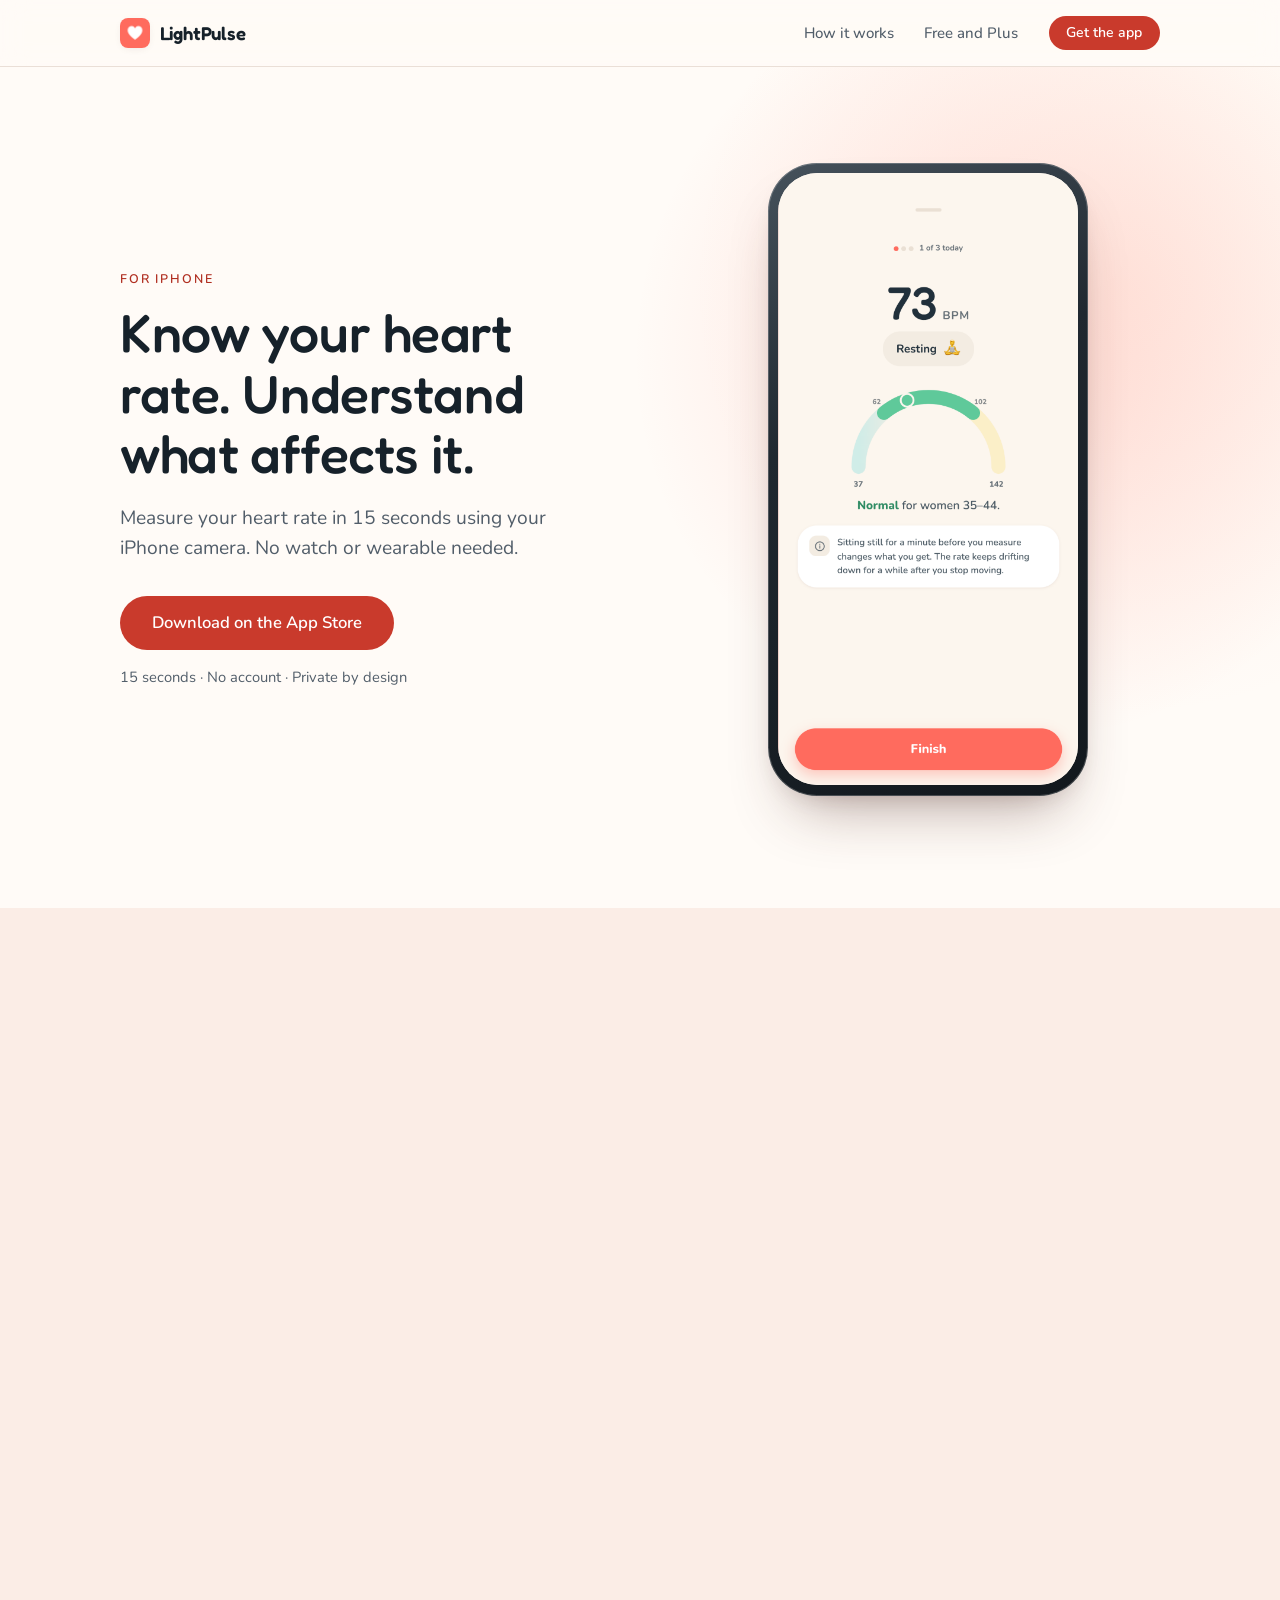
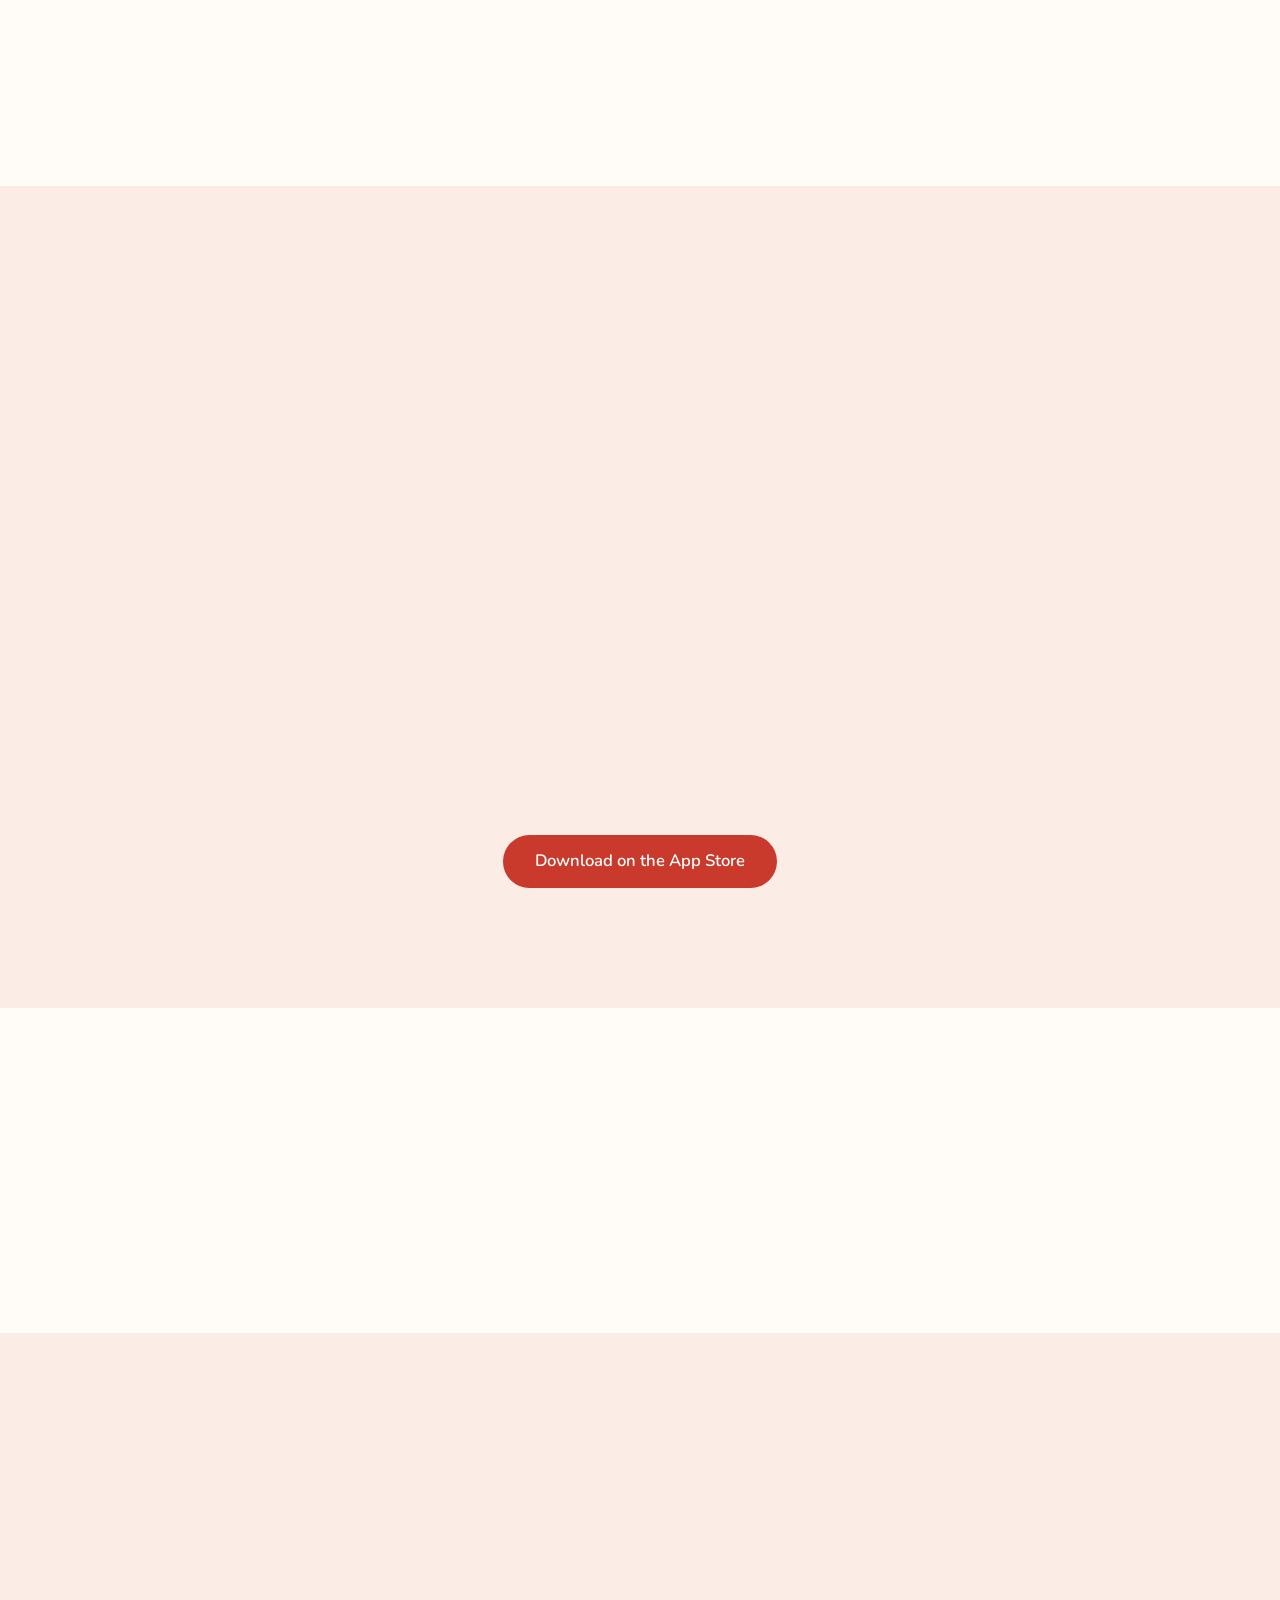
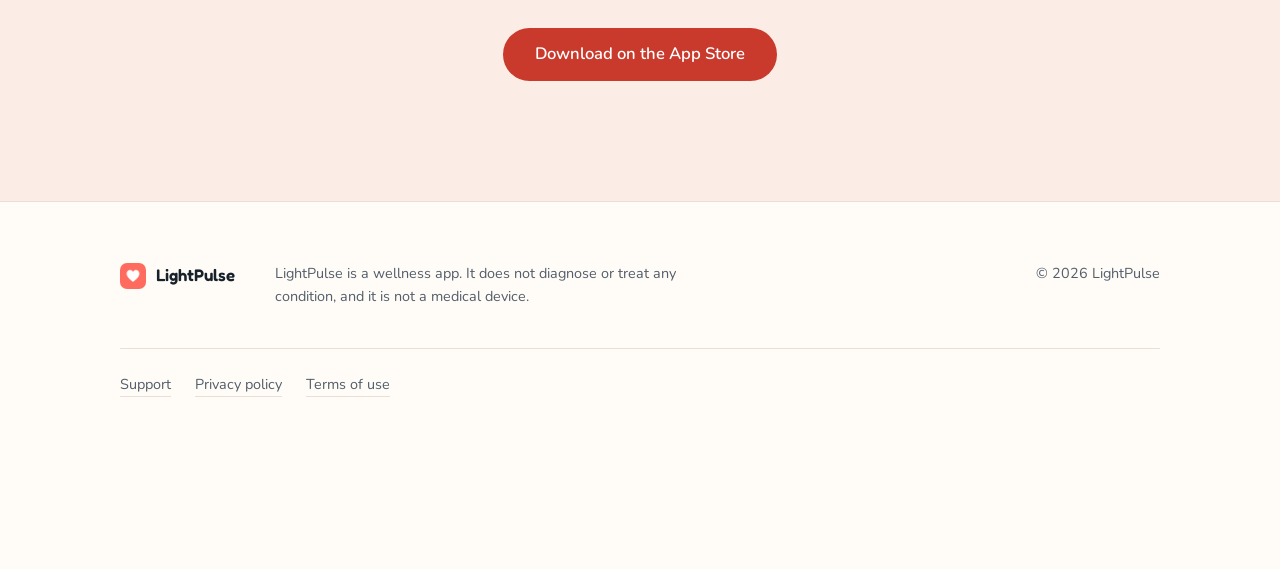
<file: index.html>
<!DOCTYPE html>
<html lang="en">
<head>
<meta charset="utf-8">
<meta name="viewport" content="width=device-width, initial-scale=1">
<title>LightPulse</title>
<meta http-equiv="refresh" content="0; url=/lightpulse/">
<link rel="canonical" href="https://www.robispan.eu/lightpulse/">
<meta name="robots" content="noindex">
<link rel="icon" href="/lightpulse/assets/app-icon.png" type="image/png">
<style>
  /* Self-contained: this page should paint correctly in the instant before the
     refresh fires, and remain usable for anyone whose browser ignores it. */
  :root { color-scheme: light dark; --bg: #FFFBF7; --ink: #16212A; --coral: #B02E20; }
  @media (prefers-color-scheme: dark) {
    :root { --bg: #101418; --ink: #F3EEE9; --coral: #FF8E7F; }
  }
  html, body { height: 100%; }
  body {
    margin: 0;
    display: grid;
    place-items: center;
    padding: 2rem;
    background-color: var(--bg);
    color: var(--ink);
    font-family: system-ui, -apple-system, 'Segoe UI', Roboto, Helvetica, Arial, sans-serif;
    font-size: 1rem;
    line-height: 1.6;
    text-align: center;
  }
  a { color: var(--coral); }
</style>
</head>
<body>
<p>This page has moved to <a href="/lightpulse/">robispan.eu/lightpulse</a>.</p>
</body>
</html>
</file>
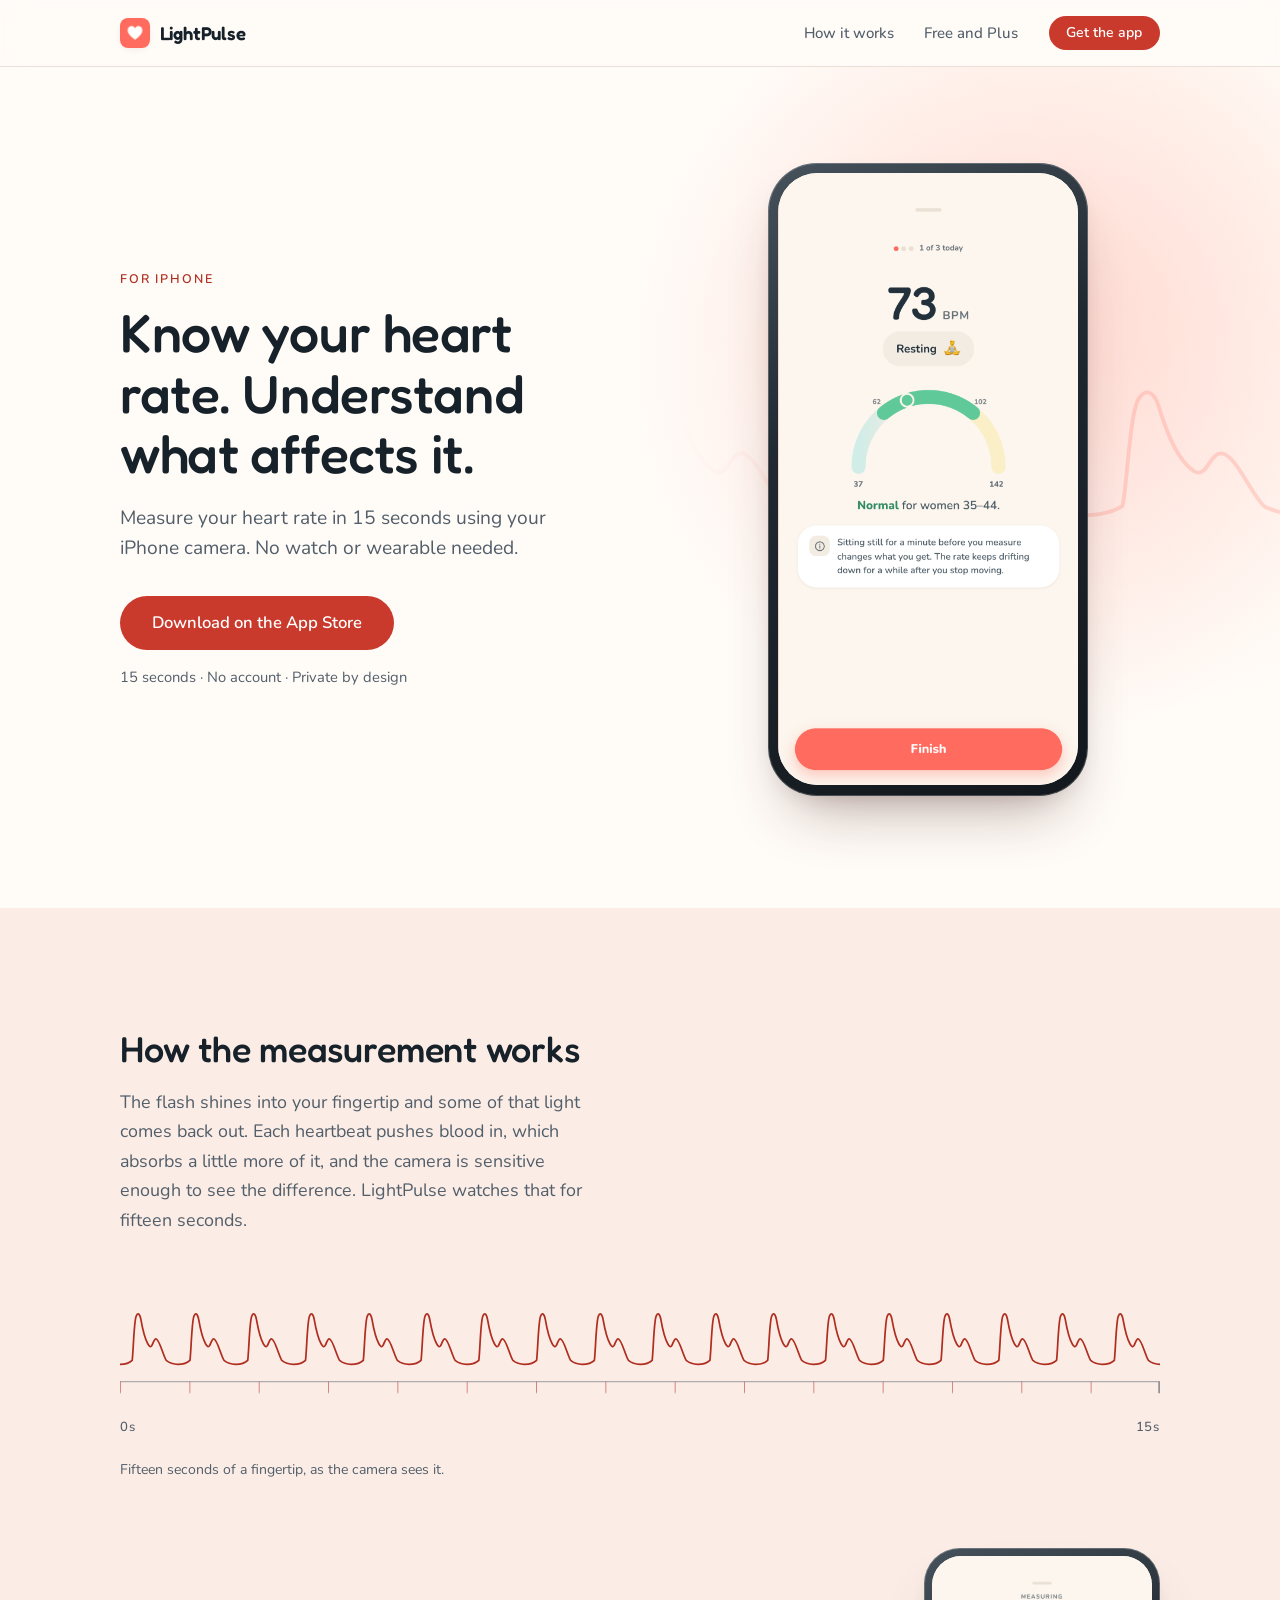
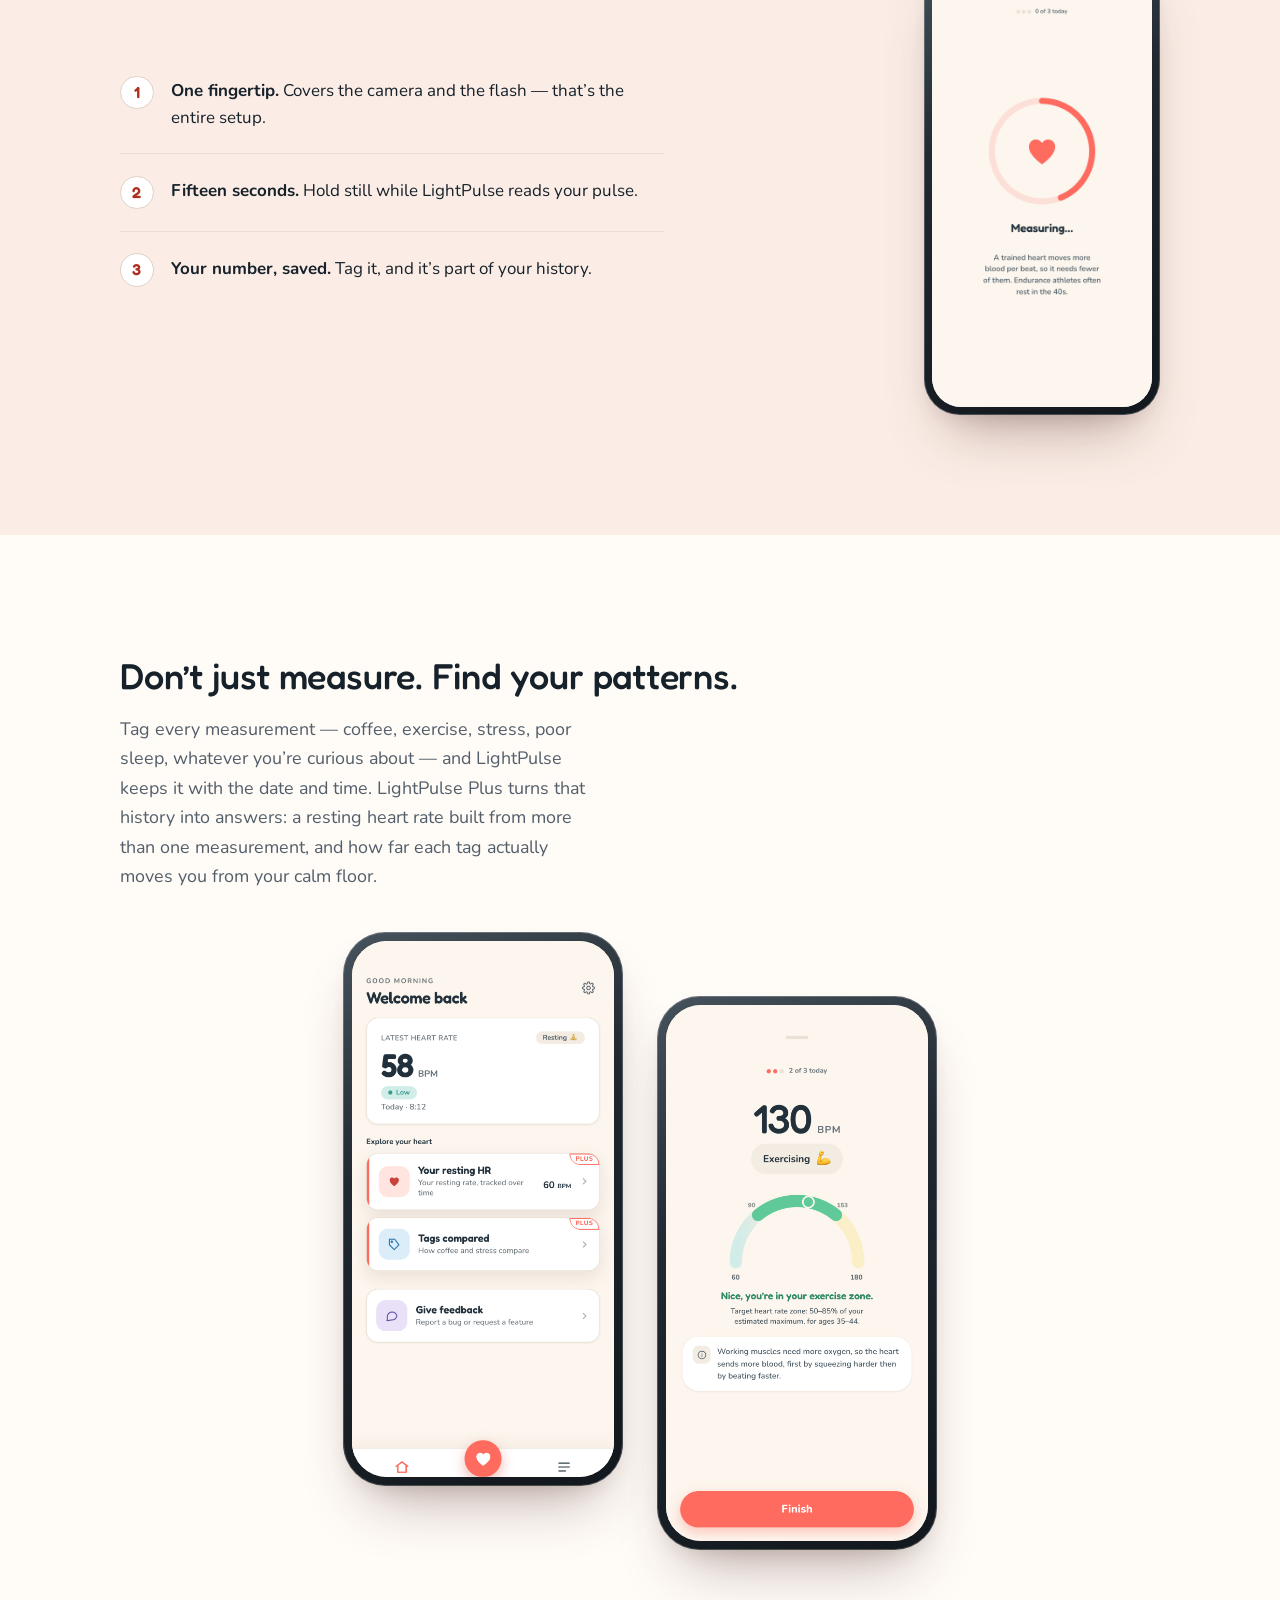
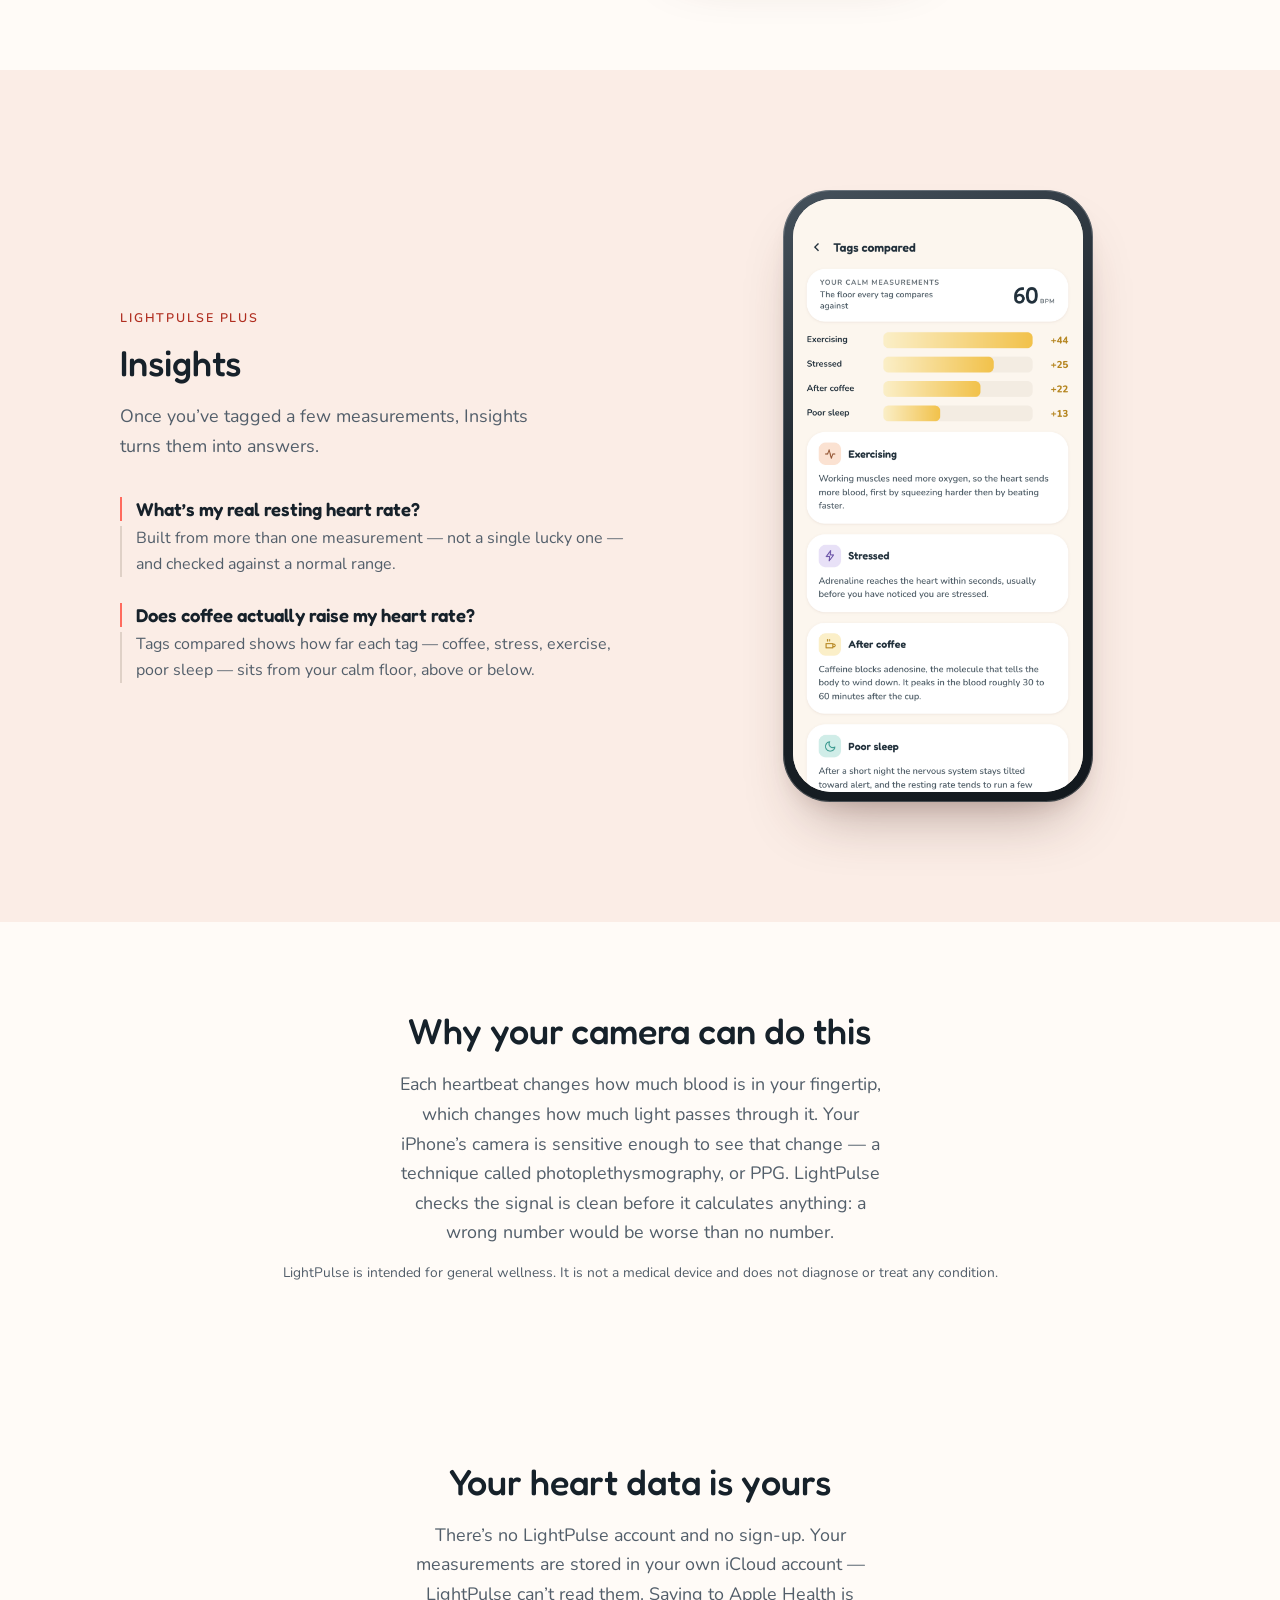
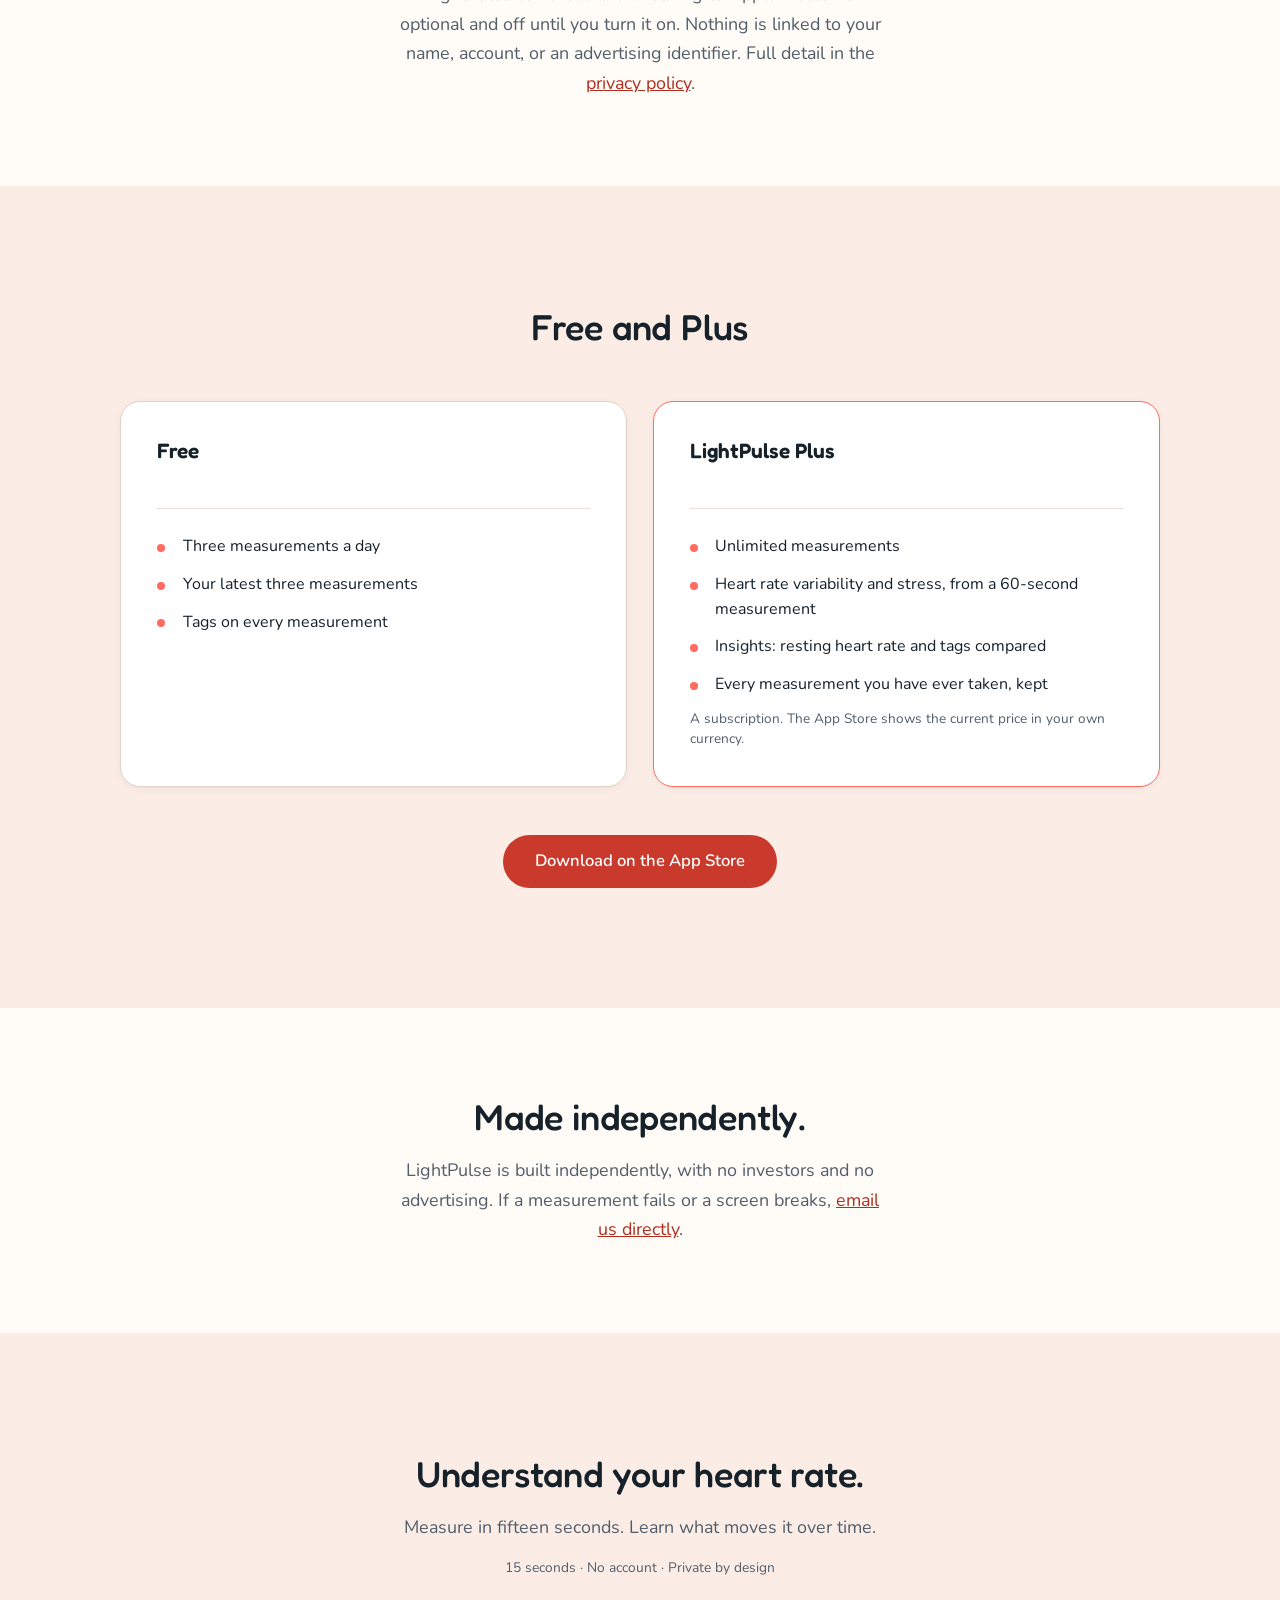
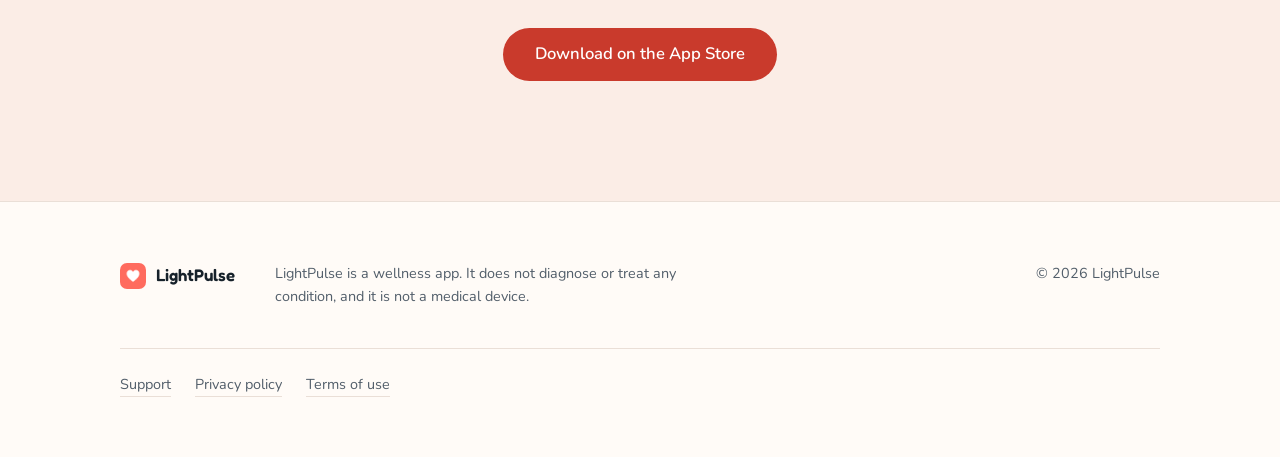
<file: heartsnap/index.html>
<!DOCTYPE html>
<html lang="en">
<head>
<meta charset="utf-8">
<meta name="viewport" content="width=device-width, initial-scale=1">
<title>LightPulse</title>
<meta http-equiv="refresh" content="0; url=/lightpulse/">
<link rel="canonical" href="https://www.robispan.eu/lightpulse/">
<meta name="robots" content="noindex">
<!-- The app was renamed HeartSnap → LightPulse on 2026-09-29. Old /heartsnap/ URLs live on in
     shipped app builds and App Store metadata, and GitHub Pages cannot send a 301, so each
     old path is this stub. The script keeps any #fragment; the meta refresh covers no-JS. -->
<script>location.replace('/lightpulse/' + location.hash)</script>
<link rel="icon" href="/lightpulse/assets/app-icon.png" type="image/png">
<style>
  /* Self-contained: this page should paint correctly in the instant before the
     refresh fires, and remain usable for anyone whose browser ignores it. */
  :root { color-scheme: light dark; --bg: #FFFBF7; --ink: #16212A; --coral: #B02E20; }
  @media (prefers-color-scheme: dark) {
    :root { --bg: #101418; --ink: #F3EEE9; --coral: #FF8E7F; }
  }
  html, body { height: 100%; }
  body {
    margin: 0;
    display: grid;
    place-items: center;
    padding: 2rem;
    background-color: var(--bg);
    color: var(--ink);
    font-family: system-ui, -apple-system, 'Segoe UI', Roboto, Helvetica, Arial, sans-serif;
    font-size: 1rem;
    line-height: 1.6;
    text-align: center;
  }
  a { color: var(--coral); }
</style>
</head>
<body>
<p>This page has moved to <a href="/lightpulse/">robispan.eu/lightpulse</a>.</p>
</body>
</html>
</file>
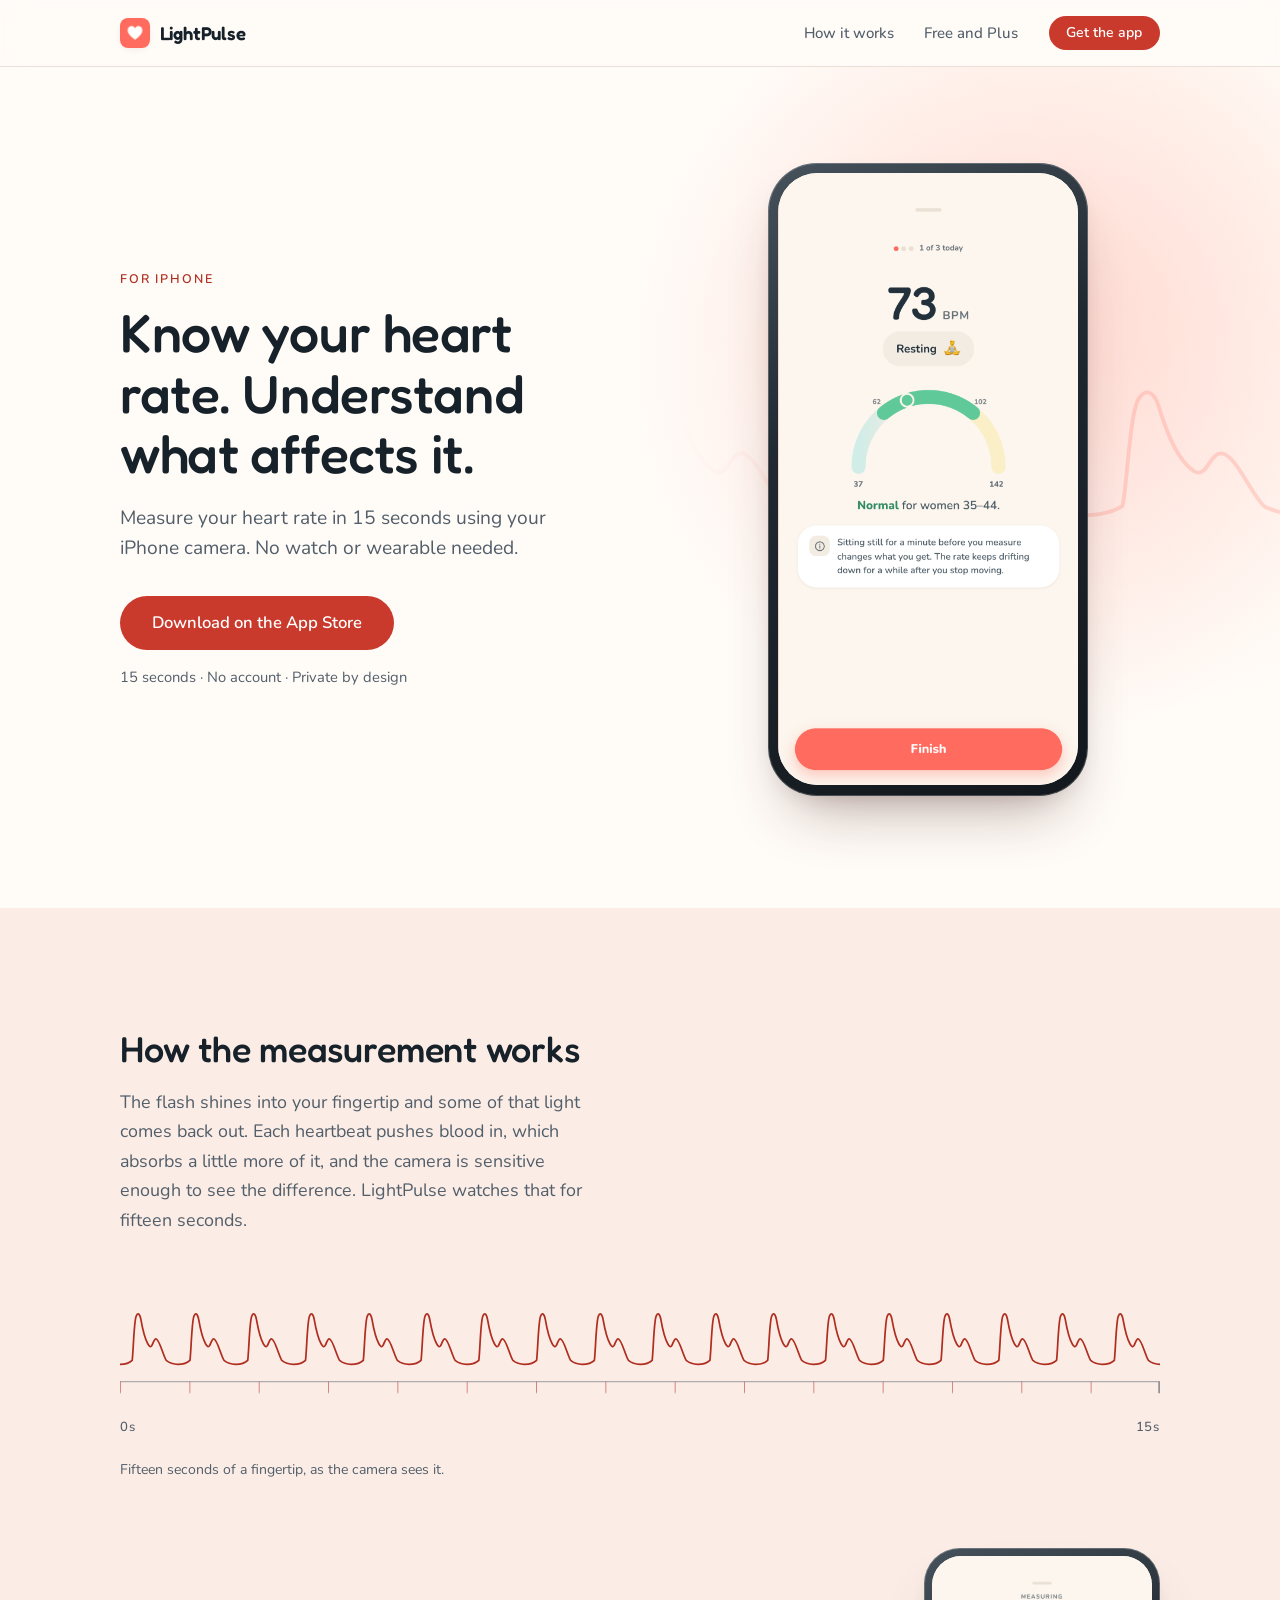
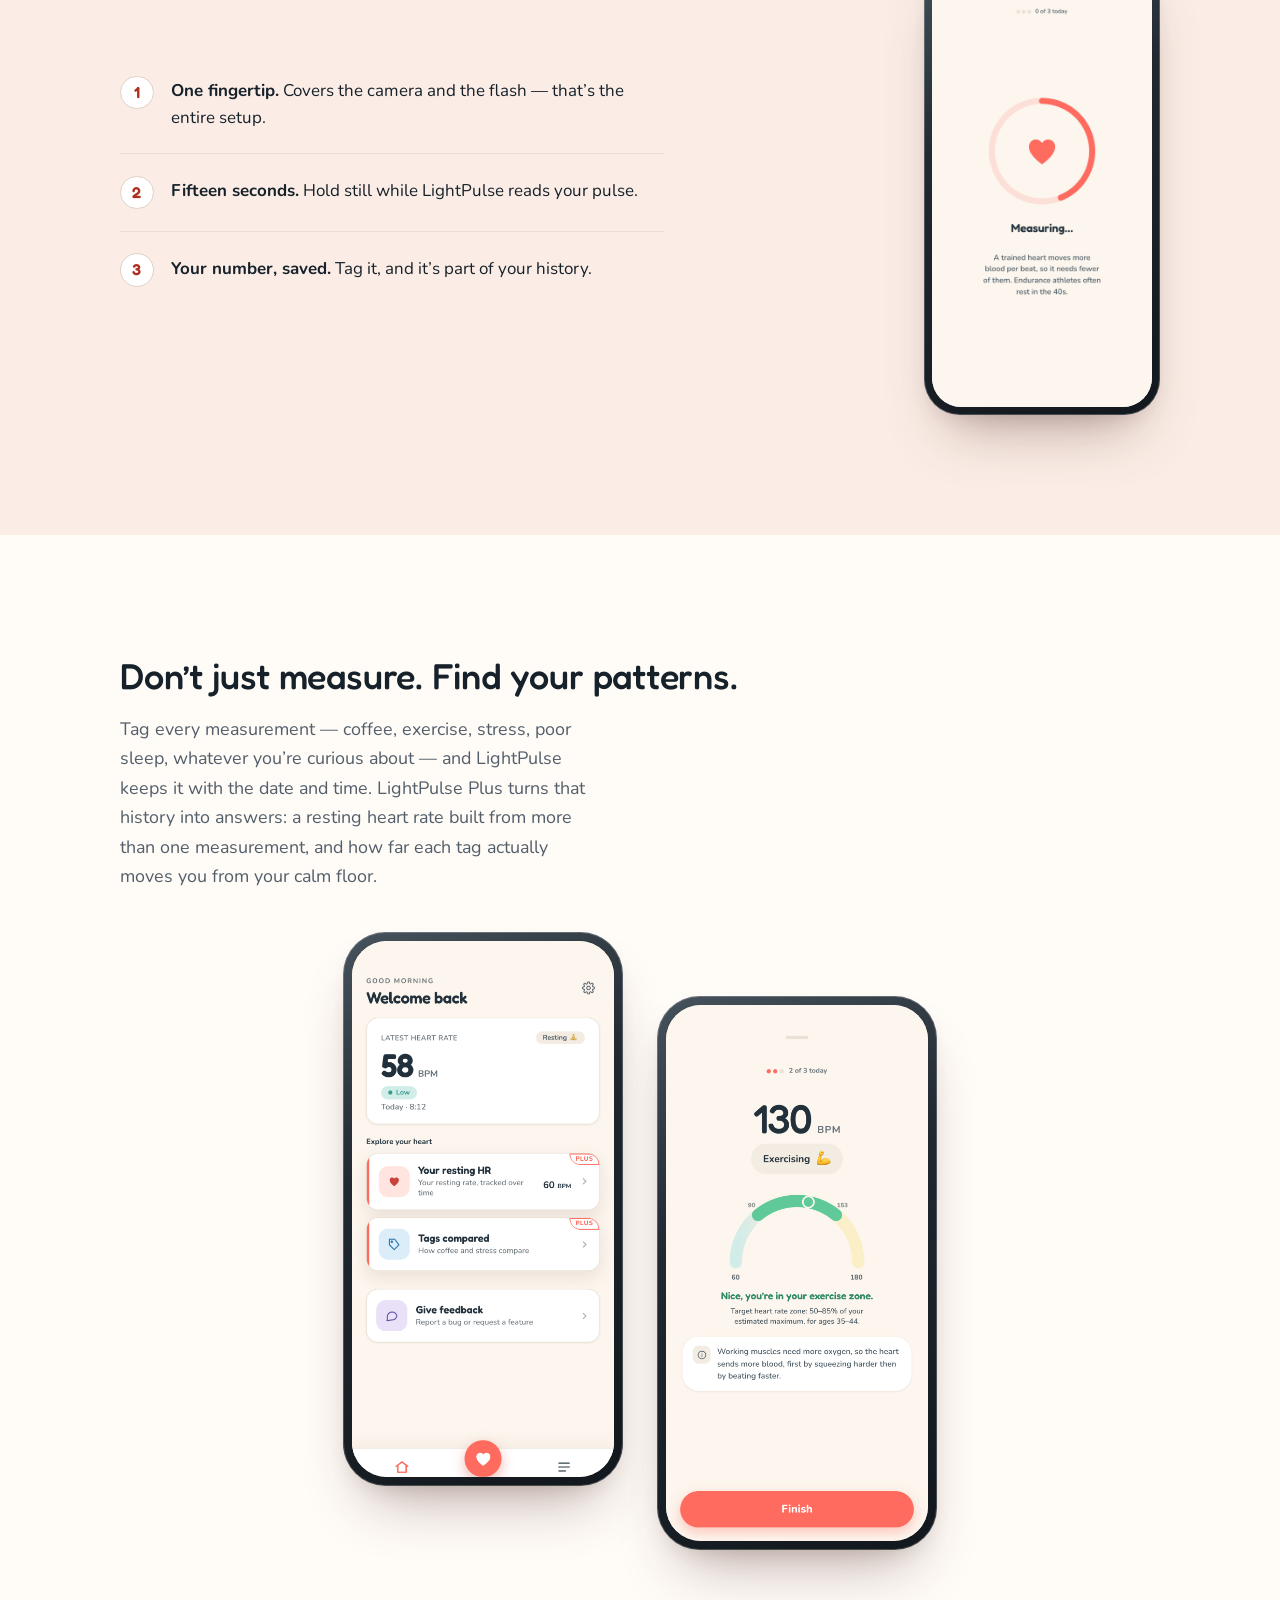
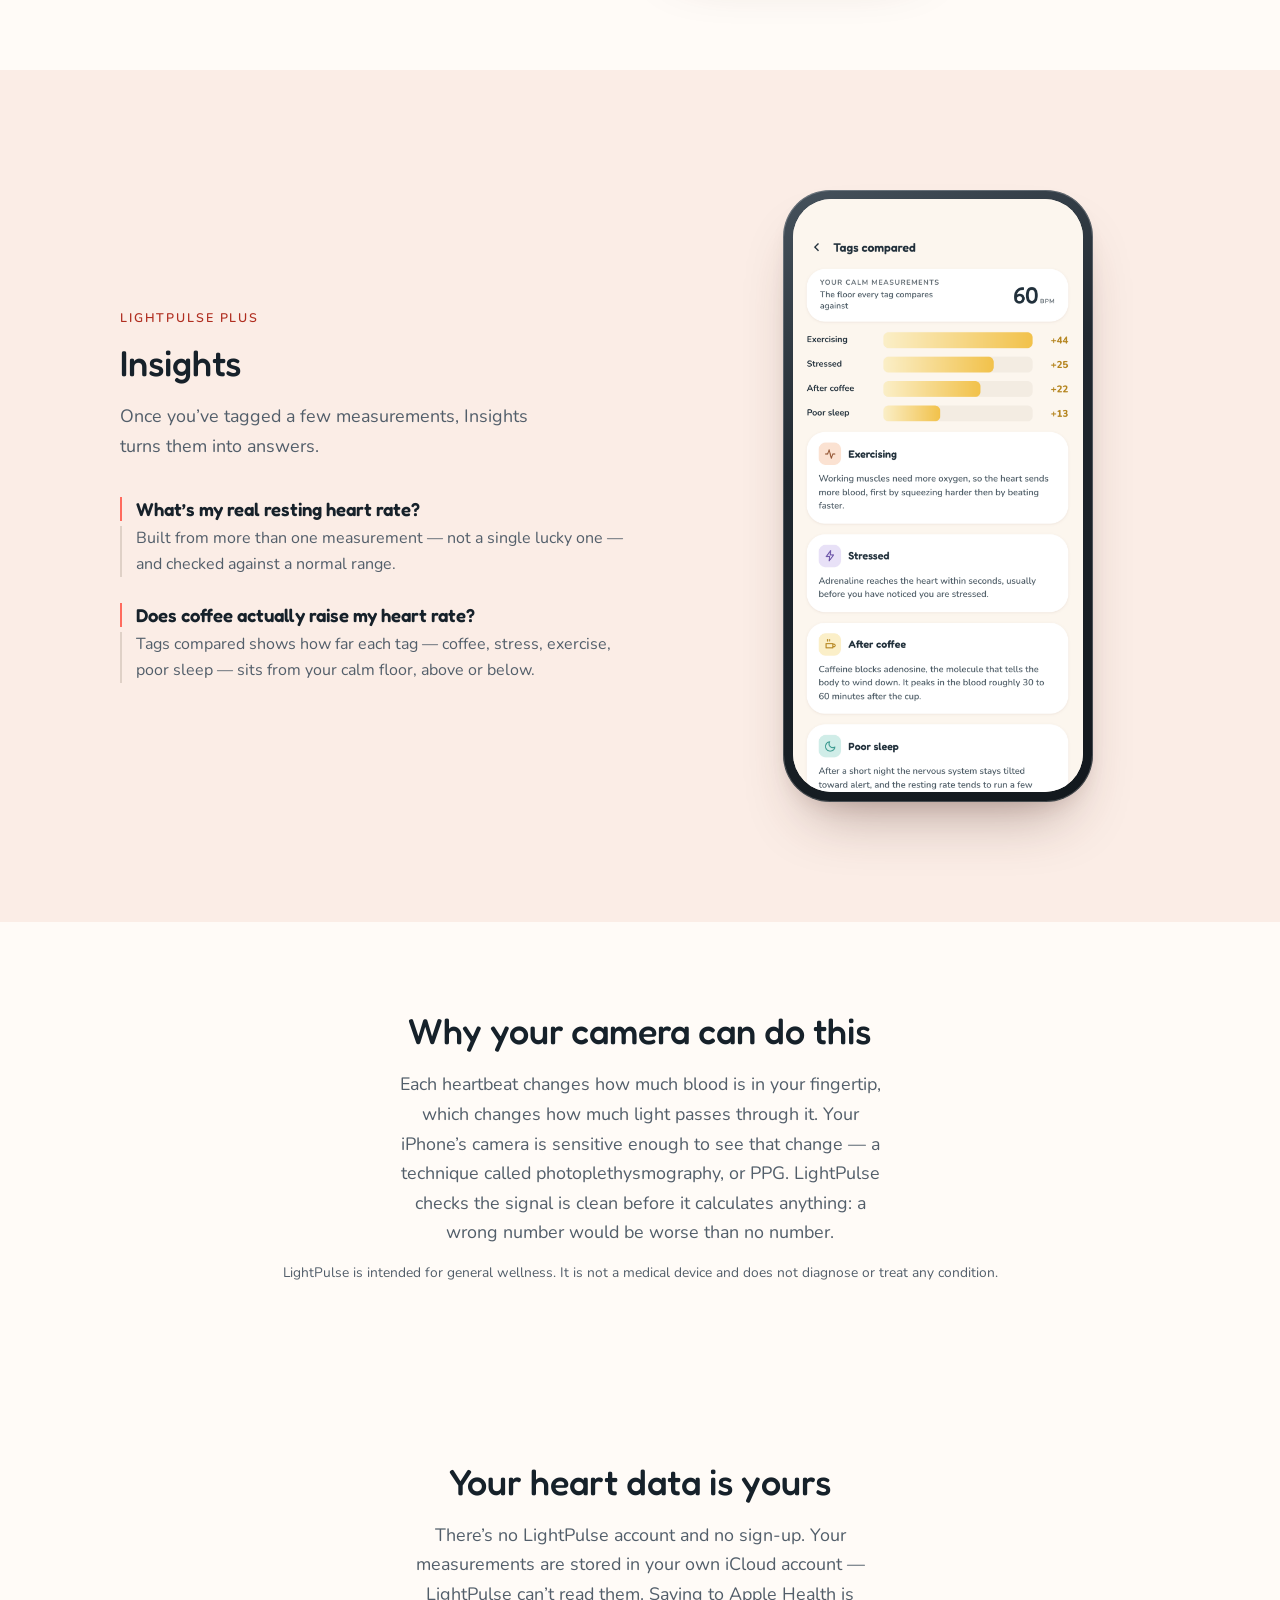
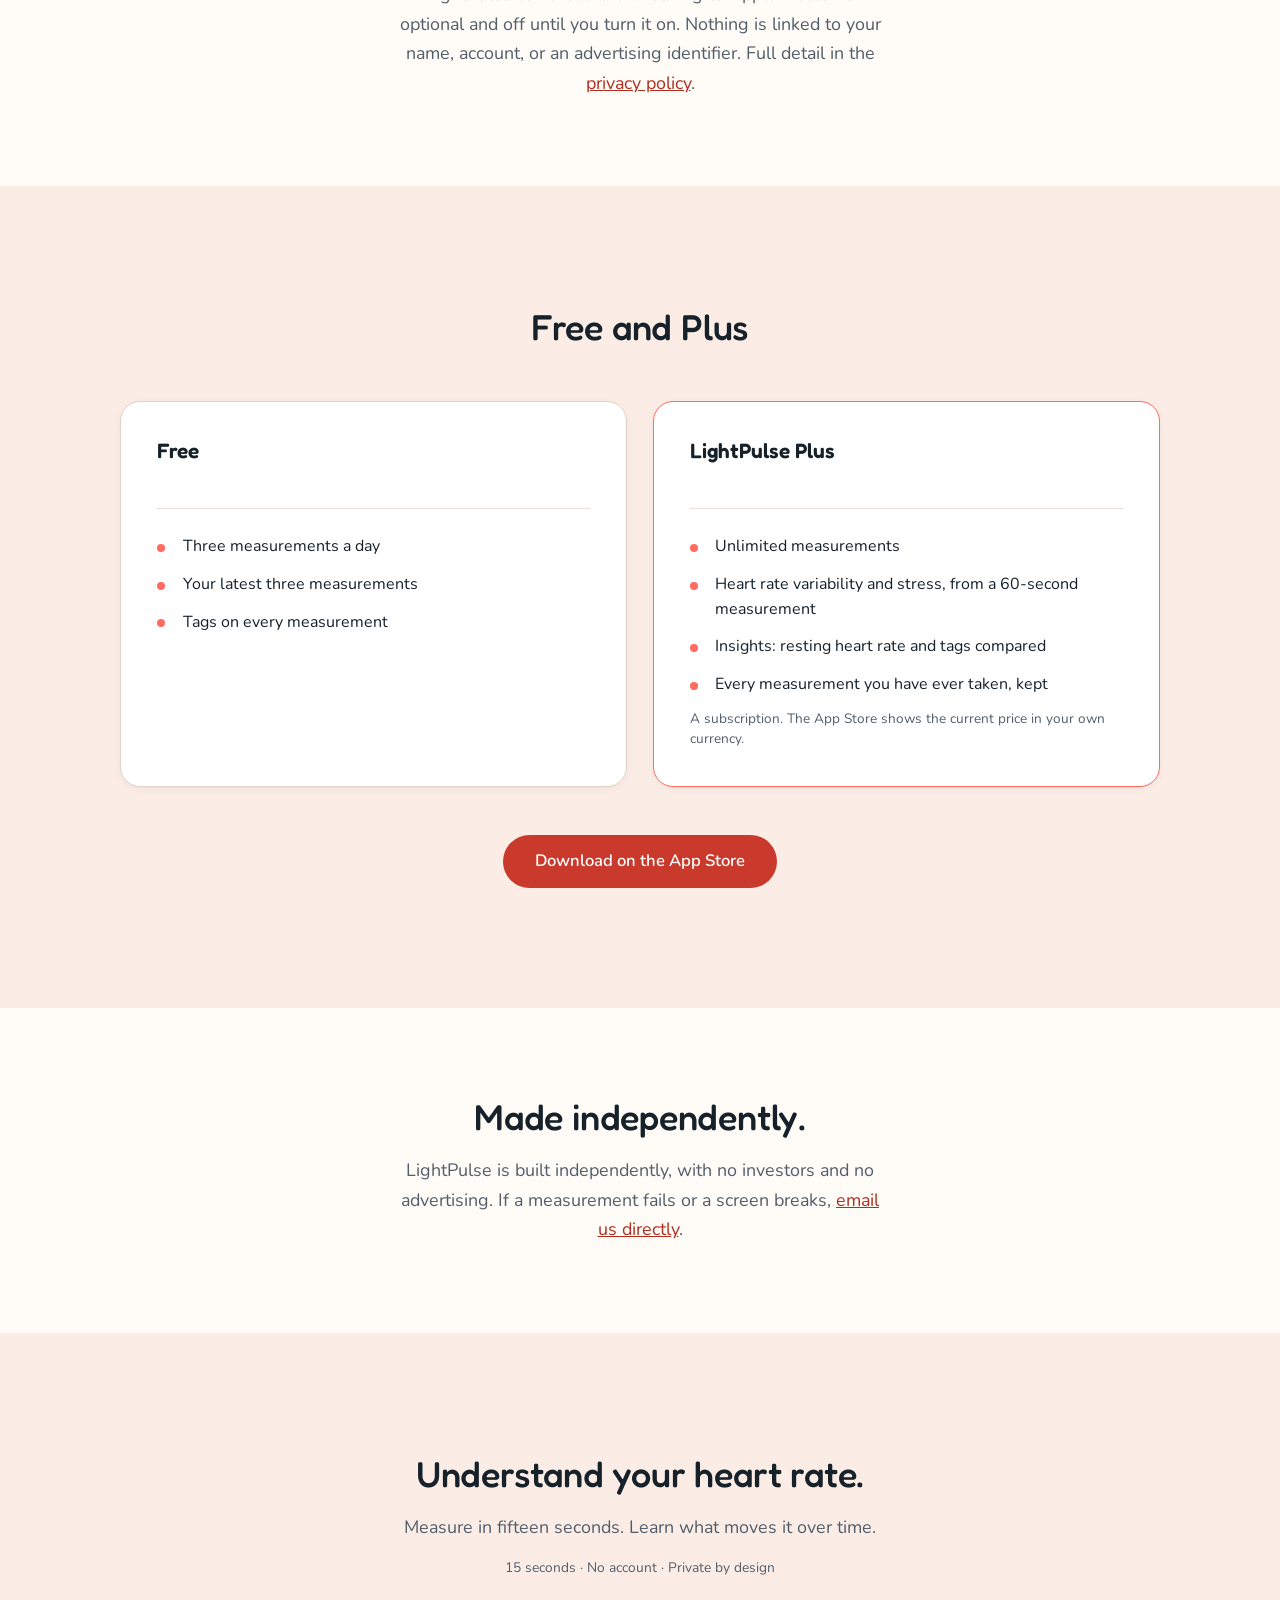
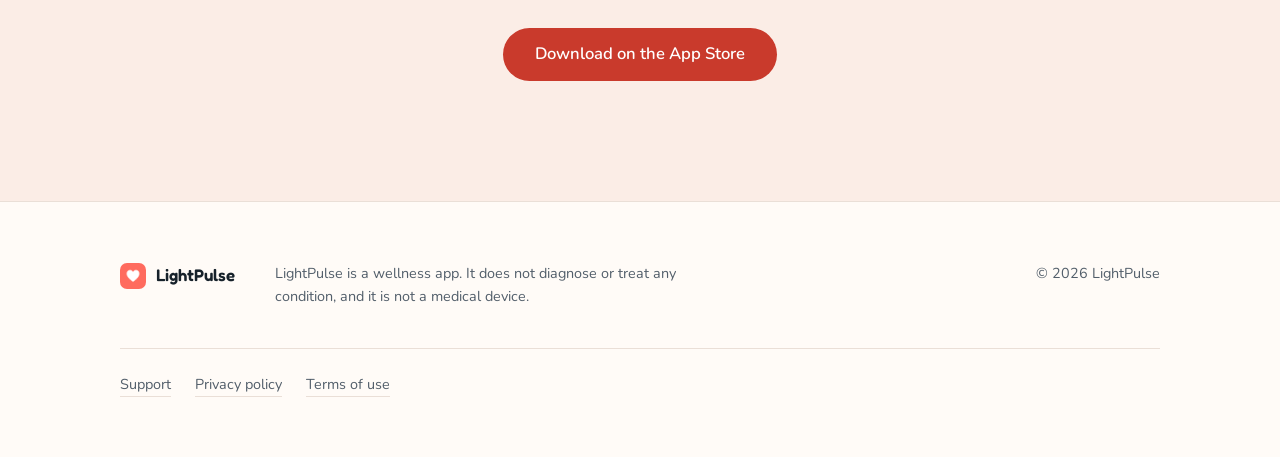
<file: lightpulse/index.html>
<!DOCTYPE html>
<html lang="en">
<head>
<meta charset="utf-8">
<meta name="viewport" content="width=device-width, initial-scale=1">
<title>LightPulse — heart rate and patterns from your iPhone camera</title>
<meta name="description" content="LightPulse measures your heart rate with your iPhone camera in fifteen seconds — no wearable needed. Tag measurements like coffee, exercise, or sleep to see what actually moves your heart rate. Free for three measurements a day; LightPulse Plus adds full history and insights.">
<meta name="apple-itunes-app" content="app-id=6753652702">
<link rel="icon" href="assets/app-icon.png" type="image/png">
<link rel="preconnect" href="https://fonts.googleapis.com">
<link rel="preconnect" href="https://fonts.gstatic.com" crossorigin>
<link rel="stylesheet" href="https://fonts.googleapis.com/css2?family=Fredoka:wght@400..600&family=Nunito:wght@400..800&display=swap">
<link rel="stylesheet" href="styles.css">
<script>
/* Arms the pre-reveal hidden state before first paint. If script.js never runs
   (blocked, 404, error) the failsafe clears it so nothing stays invisible. */
document.documentElement.dataset.reveal = 'ready'
setTimeout(function () {
  if (!window.__revealInit) document.documentElement.removeAttribute('data-reveal')
}, 1500)
</script>
</head>
<body>

<a class="skip-link" href="#main">Skip to content</a>

<header class="site-head">
  <div class="wrap site-head__inner">
    <a class="wordmark" href="#top">
      <img src="assets/app-icon.png" alt="" width="1024" height="1024" decoding="async">
      <span>LightPulse</span>
    </a>
    <nav class="site-nav" aria-label="Primary">
      <a href="#how">How it works</a>
      <a href="#pricing">Free and Plus</a>
      <a class="btn btn--sm" href="https://apps.apple.com/app/lightpulse-heart-rate-monitor/id6753652702">Get the app</a>
    </nav>
  </div>
</header>

<main id="main">

  <!-- ───────────────────────── hero ───────────────────────── -->
  <section class="hero" id="top">
    <div class="hero__bloom" aria-hidden="true"></div>
    <svg class="hero__trace" viewBox="0 0 800 100" preserveAspectRatio="xMidYMid meet" aria-hidden="true" focusable="false">
      <path class="hero__trace-path" pathLength="1" fill="none" stroke="currentColor" stroke-width="1.6" stroke-linecap="round" stroke-linejoin="round"
        d="M 0,62 C 10.0,62.0 16.0,61.0 21.0,58.0 C 23.0,50.0 24.0,18.0 28.0,13.0 C 30.5,9.0 34.0,10.0 36.0,16.0 C 39.0,26.0 43.0,36.0 48.0,41.0 C 51.0,44.0 53.0,45.0 55.0,43.0 C 57.0,41.0 59.0,36.0 62.0,36.0 C 68.0,36.0 74.0,52.0 80.0,58.0 C 86.0,61.0 93.0,62.0 100.0,62.0 C 110.0,62.0 116.0,61.0 121.0,58.0 C 123.0,50.0 124.0,18.0 128.0,13.0 C 130.5,9.0 134.0,10.0 136.0,16.0 C 139.0,26.0 143.0,36.0 148.0,41.0 C 151.0,44.0 153.0,45.0 155.0,43.0 C 157.0,41.0 159.0,36.0 162.0,36.0 C 168.0,36.0 174.0,52.0 180.0,58.0 C 186.0,61.0 193.0,62.0 200.0,62.0 C 210.0,62.0 216.0,61.0 221.0,58.0 C 223.0,50.0 224.0,18.0 228.0,13.0 C 230.5,9.0 234.0,10.0 236.0,16.0 C 239.0,26.0 243.0,36.0 248.0,41.0 C 251.0,44.0 253.0,45.0 255.0,43.0 C 257.0,41.0 259.0,36.0 262.0,36.0 C 268.0,36.0 274.0,52.0 280.0,58.0 C 286.0,61.0 293.0,62.0 300.0,62.0 C 310.0,62.0 316.0,61.0 321.0,58.0 C 323.0,50.0 324.0,18.0 328.0,13.0 C 330.5,9.0 334.0,10.0 336.0,16.0 C 339.0,26.0 343.0,36.0 348.0,41.0 C 351.0,44.0 353.0,45.0 355.0,43.0 C 357.0,41.0 359.0,36.0 362.0,36.0 C 368.0,36.0 374.0,52.0 380.0,58.0 C 386.0,61.0 393.0,62.0 400.0,62.0 C 410.0,62.0 416.0,61.0 421.0,58.0 C 423.0,50.0 424.0,18.0 428.0,13.0 C 430.5,9.0 434.0,10.0 436.0,16.0 C 439.0,26.0 443.0,36.0 448.0,41.0 C 451.0,44.0 453.0,45.0 455.0,43.0 C 457.0,41.0 459.0,36.0 462.0,36.0 C 468.0,36.0 474.0,52.0 480.0,58.0 C 486.0,61.0 493.0,62.0 500.0,62.0 C 510.0,62.0 516.0,61.0 521.0,58.0 C 523.0,50.0 524.0,18.0 528.0,13.0 C 530.5,9.0 534.0,10.0 536.0,16.0 C 539.0,26.0 543.0,36.0 548.0,41.0 C 551.0,44.0 553.0,45.0 555.0,43.0 C 557.0,41.0 559.0,36.0 562.0,36.0 C 568.0,36.0 574.0,52.0 580.0,58.0 C 586.0,61.0 593.0,62.0 600.0,62.0 C 610.0,62.0 616.0,61.0 621.0,58.0 C 623.0,50.0 624.0,18.0 628.0,13.0 C 630.5,9.0 634.0,10.0 636.0,16.0 C 639.0,26.0 643.0,36.0 648.0,41.0 C 651.0,44.0 653.0,45.0 655.0,43.0 C 657.0,41.0 659.0,36.0 662.0,36.0 C 668.0,36.0 674.0,52.0 680.0,58.0 C 686.0,61.0 693.0,62.0 700.0,62.0 C 710.0,62.0 716.0,61.0 721.0,58.0 C 723.0,50.0 724.0,18.0 728.0,13.0 C 730.5,9.0 734.0,10.0 736.0,16.0 C 739.0,26.0 743.0,36.0 748.0,41.0 C 751.0,44.0 753.0,45.0 755.0,43.0 C 757.0,41.0 759.0,36.0 762.0,36.0 C 768.0,36.0 774.0,52.0 780.0,58.0 C 786.0,61.0 793.0,62.0 800.0,62.0"/>
    </svg>

    <div class="wrap hero__inner">
      <div class="hero__copy">
        <p class="eyebrow">For iPhone</p>
        <h1>Know your heart rate. Understand what affects it.</h1>
        <p class="lede">Measure your heart rate in 15 seconds using your iPhone camera. No watch or wearable needed.</p>
        <p class="hero__cta">
          <a class="btn btn--lg" href="https://apps.apple.com/app/lightpulse-heart-rate-monitor/id6753652702">Download on the App&nbsp;Store</a>
        </p>
        <p class="fineprint">15 seconds &middot; No account &middot; Private by design</p>
      </div>

      <div class="hero__device">
        <div class="device device--hero">
          <div class="device__frame">
            <div class="device__screen">
              <img src="assets/1-result.png" alt="A finished LightPulse measurement showing 73 BPM, tagged Resting, with it marked on a range dial." width="1320" height="2868" fetchpriority="high" decoding="async">
            </div>
          </div>
        </div>
      </div>
    </div>
  </section>

  <!-- ───────────────────────── how it works ───────────────────────── -->
  <section class="section section--warm" id="how">
    <div class="wrap">
      <div class="lede-block reveal">
        <h2>How the measurement works</h2>
        <p>The flash shines into your fingertip and some of that light comes back out. Each heartbeat pushes blood in, which absorbs a little more of it, and the camera is sensitive enough to see the difference. LightPulse watches that for fifteen seconds.</p>
      </div>

      <figure class="window reveal">
        <div class="window__scroll">
          <svg class="window__svg" viewBox="0 0 1800 200" role="img" aria-label="A pulse waveform drawn across a fifteen-second axis marked in one-second intervals.">
            <defs>
              <pattern id="secondTicks" x="0" y="0" width="120" height="200" patternUnits="userSpaceOnUse">
                <line x1="0" y1="150" x2="0" y2="170" stroke="currentColor" stroke-width="2.5" opacity="0.75"/>
              </pattern>
            </defs>
            <path class="window__path" pathLength="1" fill="none" stroke="currentColor" stroke-width="3" stroke-linecap="round" stroke-linejoin="round"
              d="M 0,120.0 C 10.0,120.0 16.0,118.3 21.0,113.2 C 23.0,99.6 24.0,45.2 28.0,36.7 C 30.5,29.9 34.0,31.6 36.0,41.8 C 39.0,58.8 43.0,75.8 48.0,84.3 C 51.0,89.4 53.0,91.1 55.0,87.7 C 57.0,84.3 59.0,75.8 62.0,75.8 C 68.0,75.8 74.0,103.0 80.0,113.2 C 86.0,118.3 93.0,120.0 100.0,120.0 C 110.0,120.0 116.0,118.3 121.0,113.2 C 123.0,99.6 124.0,45.2 128.0,36.7 C 130.5,29.9 134.0,31.6 136.0,41.8 C 139.0,58.8 143.0,75.8 148.0,84.3 C 151.0,89.4 153.0,91.1 155.0,87.7 C 157.0,84.3 159.0,75.8 162.0,75.8 C 168.0,75.8 174.0,103.0 180.0,113.2 C 186.0,118.3 193.0,120.0 200.0,120.0 C 210.0,120.0 216.0,118.3 221.0,113.2 C 223.0,99.6 224.0,45.2 228.0,36.7 C 230.5,29.9 234.0,31.6 236.0,41.8 C 239.0,58.8 243.0,75.8 248.0,84.3 C 251.0,89.4 253.0,91.1 255.0,87.7 C 257.0,84.3 259.0,75.8 262.0,75.8 C 268.0,75.8 274.0,103.0 280.0,113.2 C 286.0,118.3 293.0,120.0 300.0,120.0 C 310.0,120.0 316.0,118.3 321.0,113.2 C 323.0,99.6 324.0,45.2 328.0,36.7 C 330.5,29.9 334.0,31.6 336.0,41.8 C 339.0,58.8 343.0,75.8 348.0,84.3 C 351.0,89.4 353.0,91.1 355.0,87.7 C 357.0,84.3 359.0,75.8 362.0,75.8 C 368.0,75.8 374.0,103.0 380.0,113.2 C 386.0,118.3 393.0,120.0 400.0,120.0 C 410.0,120.0 416.0,118.3 421.0,113.2 C 423.0,99.6 424.0,45.2 428.0,36.7 C 430.5,29.9 434.0,31.6 436.0,41.8 C 439.0,58.8 443.0,75.8 448.0,84.3 C 451.0,89.4 453.0,91.1 455.0,87.7 C 457.0,84.3 459.0,75.8 462.0,75.8 C 468.0,75.8 474.0,103.0 480.0,113.2 C 486.0,118.3 493.0,120.0 500.0,120.0 C 510.0,120.0 516.0,118.3 521.0,113.2 C 523.0,99.6 524.0,45.2 528.0,36.7 C 530.5,29.9 534.0,31.6 536.0,41.8 C 539.0,58.8 543.0,75.8 548.0,84.3 C 551.0,89.4 553.0,91.1 555.0,87.7 C 557.0,84.3 559.0,75.8 562.0,75.8 C 568.0,75.8 574.0,103.0 580.0,113.2 C 586.0,118.3 593.0,120.0 600.0,120.0 C 610.0,120.0 616.0,118.3 621.0,113.2 C 623.0,99.6 624.0,45.2 628.0,36.7 C 630.5,29.9 634.0,31.6 636.0,41.8 C 639.0,58.8 643.0,75.8 648.0,84.3 C 651.0,89.4 653.0,91.1 655.0,87.7 C 657.0,84.3 659.0,75.8 662.0,75.8 C 668.0,75.8 674.0,103.0 680.0,113.2 C 686.0,118.3 693.0,120.0 700.0,120.0 C 710.0,120.0 716.0,118.3 721.0,113.2 C 723.0,99.6 724.0,45.2 728.0,36.7 C 730.5,29.9 734.0,31.6 736.0,41.8 C 739.0,58.8 743.0,75.8 748.0,84.3 C 751.0,89.4 753.0,91.1 755.0,87.7 C 757.0,84.3 759.0,75.8 762.0,75.8 C 768.0,75.8 774.0,103.0 780.0,113.2 C 786.0,118.3 793.0,120.0 800.0,120.0 C 810.0,120.0 816.0,118.3 821.0,113.2 C 823.0,99.6 824.0,45.2 828.0,36.7 C 830.5,29.9 834.0,31.6 836.0,41.8 C 839.0,58.8 843.0,75.8 848.0,84.3 C 851.0,89.4 853.0,91.1 855.0,87.7 C 857.0,84.3 859.0,75.8 862.0,75.8 C 868.0,75.8 874.0,103.0 880.0,113.2 C 886.0,118.3 893.0,120.0 900.0,120.0 C 910.0,120.0 916.0,118.3 921.0,113.2 C 923.0,99.6 924.0,45.2 928.0,36.7 C 930.5,29.9 934.0,31.6 936.0,41.8 C 939.0,58.8 943.0,75.8 948.0,84.3 C 951.0,89.4 953.0,91.1 955.0,87.7 C 957.0,84.3 959.0,75.8 962.0,75.8 C 968.0,75.8 974.0,103.0 980.0,113.2 C 986.0,118.3 993.0,120.0 1000.0,120.0 C 1010.0,120.0 1016.0,118.3 1021.0,113.2 C 1023.0,99.6 1024.0,45.2 1028.0,36.7 C 1030.5,29.9 1034.0,31.6 1036.0,41.8 C 1039.0,58.8 1043.0,75.8 1048.0,84.3 C 1051.0,89.4 1053.0,91.1 1055.0,87.7 C 1057.0,84.3 1059.0,75.8 1062.0,75.8 C 1068.0,75.8 1074.0,103.0 1080.0,113.2 C 1086.0,118.3 1093.0,120.0 1100.0,120.0 C 1110.0,120.0 1116.0,118.3 1121.0,113.2 C 1123.0,99.6 1124.0,45.2 1128.0,36.7 C 1130.5,29.9 1134.0,31.6 1136.0,41.8 C 1139.0,58.8 1143.0,75.8 1148.0,84.3 C 1151.0,89.4 1153.0,91.1 1155.0,87.7 C 1157.0,84.3 1159.0,75.8 1162.0,75.8 C 1168.0,75.8 1174.0,103.0 1180.0,113.2 C 1186.0,118.3 1193.0,120.0 1200.0,120.0 C 1210.0,120.0 1216.0,118.3 1221.0,113.2 C 1223.0,99.6 1224.0,45.2 1228.0,36.7 C 1230.5,29.9 1234.0,31.6 1236.0,41.8 C 1239.0,58.8 1243.0,75.8 1248.0,84.3 C 1251.0,89.4 1253.0,91.1 1255.0,87.7 C 1257.0,84.3 1259.0,75.8 1262.0,75.8 C 1268.0,75.8 1274.0,103.0 1280.0,113.2 C 1286.0,118.3 1293.0,120.0 1300.0,120.0 C 1310.0,120.0 1316.0,118.3 1321.0,113.2 C 1323.0,99.6 1324.0,45.2 1328.0,36.7 C 1330.5,29.9 1334.0,31.6 1336.0,41.8 C 1339.0,58.8 1343.0,75.8 1348.0,84.3 C 1351.0,89.4 1353.0,91.1 1355.0,87.7 C 1357.0,84.3 1359.0,75.8 1362.0,75.8 C 1368.0,75.8 1374.0,103.0 1380.0,113.2 C 1386.0,118.3 1393.0,120.0 1400.0,120.0 C 1410.0,120.0 1416.0,118.3 1421.0,113.2 C 1423.0,99.6 1424.0,45.2 1428.0,36.7 C 1430.5,29.9 1434.0,31.6 1436.0,41.8 C 1439.0,58.8 1443.0,75.8 1448.0,84.3 C 1451.0,89.4 1453.0,91.1 1455.0,87.7 C 1457.0,84.3 1459.0,75.8 1462.0,75.8 C 1468.0,75.8 1474.0,103.0 1480.0,113.2 C 1486.0,118.3 1493.0,120.0 1500.0,120.0 C 1510.0,120.0 1516.0,118.3 1521.0,113.2 C 1523.0,99.6 1524.0,45.2 1528.0,36.7 C 1530.5,29.9 1534.0,31.6 1536.0,41.8 C 1539.0,58.8 1543.0,75.8 1548.0,84.3 C 1551.0,89.4 1553.0,91.1 1555.0,87.7 C 1557.0,84.3 1559.0,75.8 1562.0,75.8 C 1568.0,75.8 1574.0,103.0 1580.0,113.2 C 1586.0,118.3 1593.0,120.0 1600.0,120.0 C 1610.0,120.0 1616.0,118.3 1621.0,113.2 C 1623.0,99.6 1624.0,45.2 1628.0,36.7 C 1630.5,29.9 1634.0,31.6 1636.0,41.8 C 1639.0,58.8 1643.0,75.8 1648.0,84.3 C 1651.0,89.4 1653.0,91.1 1655.0,87.7 C 1657.0,84.3 1659.0,75.8 1662.0,75.8 C 1668.0,75.8 1674.0,103.0 1680.0,113.2 C 1686.0,118.3 1693.0,120.0 1700.0,120.0 C 1710.0,120.0 1716.0,118.3 1721.0,113.2 C 1723.0,99.6 1724.0,45.2 1728.0,36.7 C 1730.5,29.9 1734.0,31.6 1736.0,41.8 C 1739.0,58.8 1743.0,75.8 1748.0,84.3 C 1751.0,89.4 1753.0,91.1 1755.0,87.7 C 1757.0,84.3 1759.0,75.8 1762.0,75.8 C 1768.0,75.8 1774.0,103.0 1780.0,113.2 C 1786.0,118.3 1793.0,120.0 1800.0,120.0"/>
            <g class="window__axis">
              <line x1="0" y1="150" x2="1800" y2="150" stroke="currentColor" stroke-width="2" opacity="0.45"/>
              <rect x="0" y="0" width="1800" height="200" fill="url(#secondTicks)"/>
              <line x1="1798.5" y1="150" x2="1798.5" y2="170" stroke="currentColor" stroke-width="2.5" opacity="0.75"/>
            </g>
          </svg>
          <div class="window__labels">
            <span>0s</span>
            <span>15s</span>
          </div>
        </div>
        <figcaption>Fifteen seconds of a fingertip, as the camera sees it.</figcaption>
      </figure>

      <div class="how">
        <ol class="steps reveal">
          <li>
            <span class="steps__n">1</span>
            <p><strong>One fingertip.</strong> Covers the camera and the flash &mdash; that&rsquo;s the entire setup.</p>
          </li>
          <li>
            <span class="steps__n">2</span>
            <p><strong>Fifteen seconds.</strong> Hold still while LightPulse reads your pulse.</p>
          </li>
          <li>
            <span class="steps__n">3</span>
            <p><strong>Your number, saved.</strong> Tag it, and it&rsquo;s part of your history.</p>
          </li>
        </ol>

        <div class="how__device reveal">
          <div class="device">
            <div class="device__frame">
              <div class="device__screen">
                <img src="assets/3-measuring.png" alt="The LightPulse measuring screen, with a circular progress ring filling around a live measurement of 73 BPM." width="1320" height="2868" loading="lazy" decoding="async">
              </div>
            </div>
          </div>
        </div>
      </div>
    </div>
  </section>

  <!-- ───────────────────────── history & tags ───────────────────────── -->
  <section class="section" id="readings">
    <div class="wrap">
      <div class="lede-block reveal">
        <h2>Don&rsquo;t just measure. Find your patterns.</h2>
        <p>Tag every measurement &mdash; coffee, exercise, stress, poor sleep, whatever you&rsquo;re curious about &mdash; and LightPulse keeps it with the date and time. LightPulse&nbsp;Plus turns that history into answers: a resting heart rate built from more than one measurement, and how far each tag actually moves you from your calm floor.</p>
      </div>

      <div class="stagger">
        <div class="stagger__item stagger__item--a reveal">
          <div class="device">
            <div class="device__frame">
              <div class="device__screen">
                <img src="assets/2-home.png" alt="The LightPulse home screen showing the latest heart rate of 58 BPM, a button to measure, and links into Your resting HR and Tags compared." width="1320" height="2868" loading="lazy" decoding="async">
              </div>
            </div>
          </div>
        </div>
        <div class="stagger__item stagger__item--b reveal">
          <div class="device">
            <div class="device__frame">
              <div class="device__screen">
                <img src="assets/4-exercise.png" alt="A LightPulse measurement of 130 BPM tagged Exercising, shown against a range dial." width="1320" height="2868" loading="lazy" decoding="async">
              </div>
            </div>
          </div>
        </div>
      </div>
    </div>
  </section>

  <!-- ───────────────────────── insights ───────────────────────── -->
  <section class="section section--warm" id="insights">
    <div class="wrap">
      <div class="insights">
        <div class="insights__copy reveal">
          <p class="eyebrow">LightPulse Plus</p>
          <h2>Insights</h2>
          <p class="lede-p">Once you&rsquo;ve tagged a few measurements, Insights turns them into answers.</p>

          <dl class="insights__list">
            <div>
              <dt>What&rsquo;s my real resting heart rate?</dt>
              <dd>Built from more than one measurement &mdash; not a single lucky one &mdash; and checked against a normal range.</dd>
            </div>
            <div>
              <dt>Does coffee actually raise my heart rate?</dt>
              <dd>Tags compared shows how far each tag &mdash; coffee, stress, exercise, poor sleep &mdash; sits from your calm floor, above or below.</dd>
            </div>
          </dl>
        </div>

        <div class="insights__device reveal">
          <div class="device">
            <div class="device__frame">
              <div class="device__screen">
                <img src="assets/5-tags.png" alt="The Tags compared screen, with bars showing how far each tag sits above or below a calm floor of 60 BPM." width="1320" height="2868" loading="lazy" decoding="async">
              </div>
            </div>
          </div>
        </div>
      </div>
    </div>
  </section>

  <!-- ───────────────────────── technology & trust ───────────────────────── -->
  <section class="section section--tight" id="trust">
    <div class="wrap">
      <div class="lede-block lede-block--center reveal">
        <h2>Why your camera can do this</h2>
        <p>Each heartbeat changes how much blood is in your fingertip, which changes how much light passes through it. Your iPhone&rsquo;s camera is sensitive enough to see that change &mdash; a technique called photoplethysmography, or PPG. LightPulse checks the signal is clean before it calculates anything: a wrong number would be worse than no number.</p>
        <p class="fineprint">LightPulse is intended for general wellness. It is not a medical device and does not diagnose or treat any condition.</p>
      </div>
    </div>
  </section>

  <!-- ───────────────────────── privacy ───────────────────────── -->
  <section class="section section--tight" id="privacy">
    <div class="wrap">
      <div class="lede-block lede-block--center reveal">
        <h2>Your heart data is yours</h2>
        <p>There&rsquo;s no LightPulse account and no sign-up. Your measurements are stored in your own iCloud account &mdash; LightPulse can&rsquo;t read them. Saving to Apple Health is optional and off until you turn it on. Nothing is linked to your name, account, or an advertising identifier. Full detail in the <a href="privacy/">privacy policy</a>.</p>
      </div>
    </div>
  </section>

  <!-- ───────────────────────── pricing ───────────────────────── -->
  <section class="section section--warm" id="pricing">
    <div class="wrap">
      <div class="lede-block lede-block--center reveal">
        <h2>Free and Plus</h2>
      </div>

      <div class="plans">
        <div class="plan reveal">
          <h3 class="plan__name">Free</h3>
          <ul class="plan__list">
            <li>Three measurements a day</li>
            <li>Your latest three measurements</li>
            <li>Tags on every measurement</li>
          </ul>
        </div>

        <div class="plan plan--paid reveal">
          <h3 class="plan__name">LightPulse Plus</h3>
          <ul class="plan__list">
            <li>Unlimited measurements</li>
            <li>Heart rate variability and stress, from a 60-second measurement</li>
            <li>Insights: resting heart rate and tags compared</li>
            <li>Every measurement you have ever taken, kept</li>
          </ul>
          <p class="plan__note">A subscription. The App&nbsp;Store shows the current price in your own currency.</p>
        </div>
      </div>

      <p class="pricing__cta">
        <a class="btn btn--lg" href="https://apps.apple.com/app/lightpulse-heart-rate-monitor/id6753652702">Download on the App&nbsp;Store</a>
      </p>
    </div>
  </section>

  <!-- ───────────────────────── indie story ───────────────────────── -->
  <section class="section section--tight" id="about">
    <div class="wrap">
      <div class="lede-block lede-block--center reveal">
        <h2>Made independently.</h2>
        <p>LightPulse is built independently, with no investors and no advertising. If a measurement fails or a screen breaks, <a href="mailto:contact@robispan.eu">email us directly</a>.</p>
      </div>
    </div>
  </section>

  <!-- ───────────────────────── final cta ───────────────────────── -->
  <section class="section section--warm" id="cta">
    <div class="wrap">
      <div class="lede-block lede-block--center reveal">
        <h2>Understand your heart rate.</h2>
        <p>Measure in fifteen seconds. Learn what moves it over time.</p>
        <p class="fineprint">15 seconds &middot; No account &middot; Private by design</p>
      </div>
      <p class="pricing__cta">
        <a class="btn btn--lg" href="https://apps.apple.com/app/lightpulse-heart-rate-monitor/id6753652702">Download on the App&nbsp;Store</a>
      </p>
    </div>
  </section>

</main>

<footer class="site-foot">
  <div class="wrap site-foot__inner">
    <div class="site-foot__brand">
      <img src="assets/app-icon.png" alt="" width="1024" height="1024" loading="lazy" decoding="async">
      <span>LightPulse</span>
    </div>
    <div class="site-foot__text">
      <p>LightPulse is a wellness app. It does not diagnose or treat any condition, and it is not a medical device.</p>
    </div>
    <p class="site-foot__meta">&copy; 2026 LightPulse</p>
    <nav class="site-foot__links" aria-label="LightPulse pages">
      <a href="support/">Support</a>
      <a href="privacy/">Privacy policy</a>
      <a href="terms/">Terms of use</a>
    </nav>
  </div>
</footer>

<script src="script.js" defer></script>
</body>
</html>
</file>
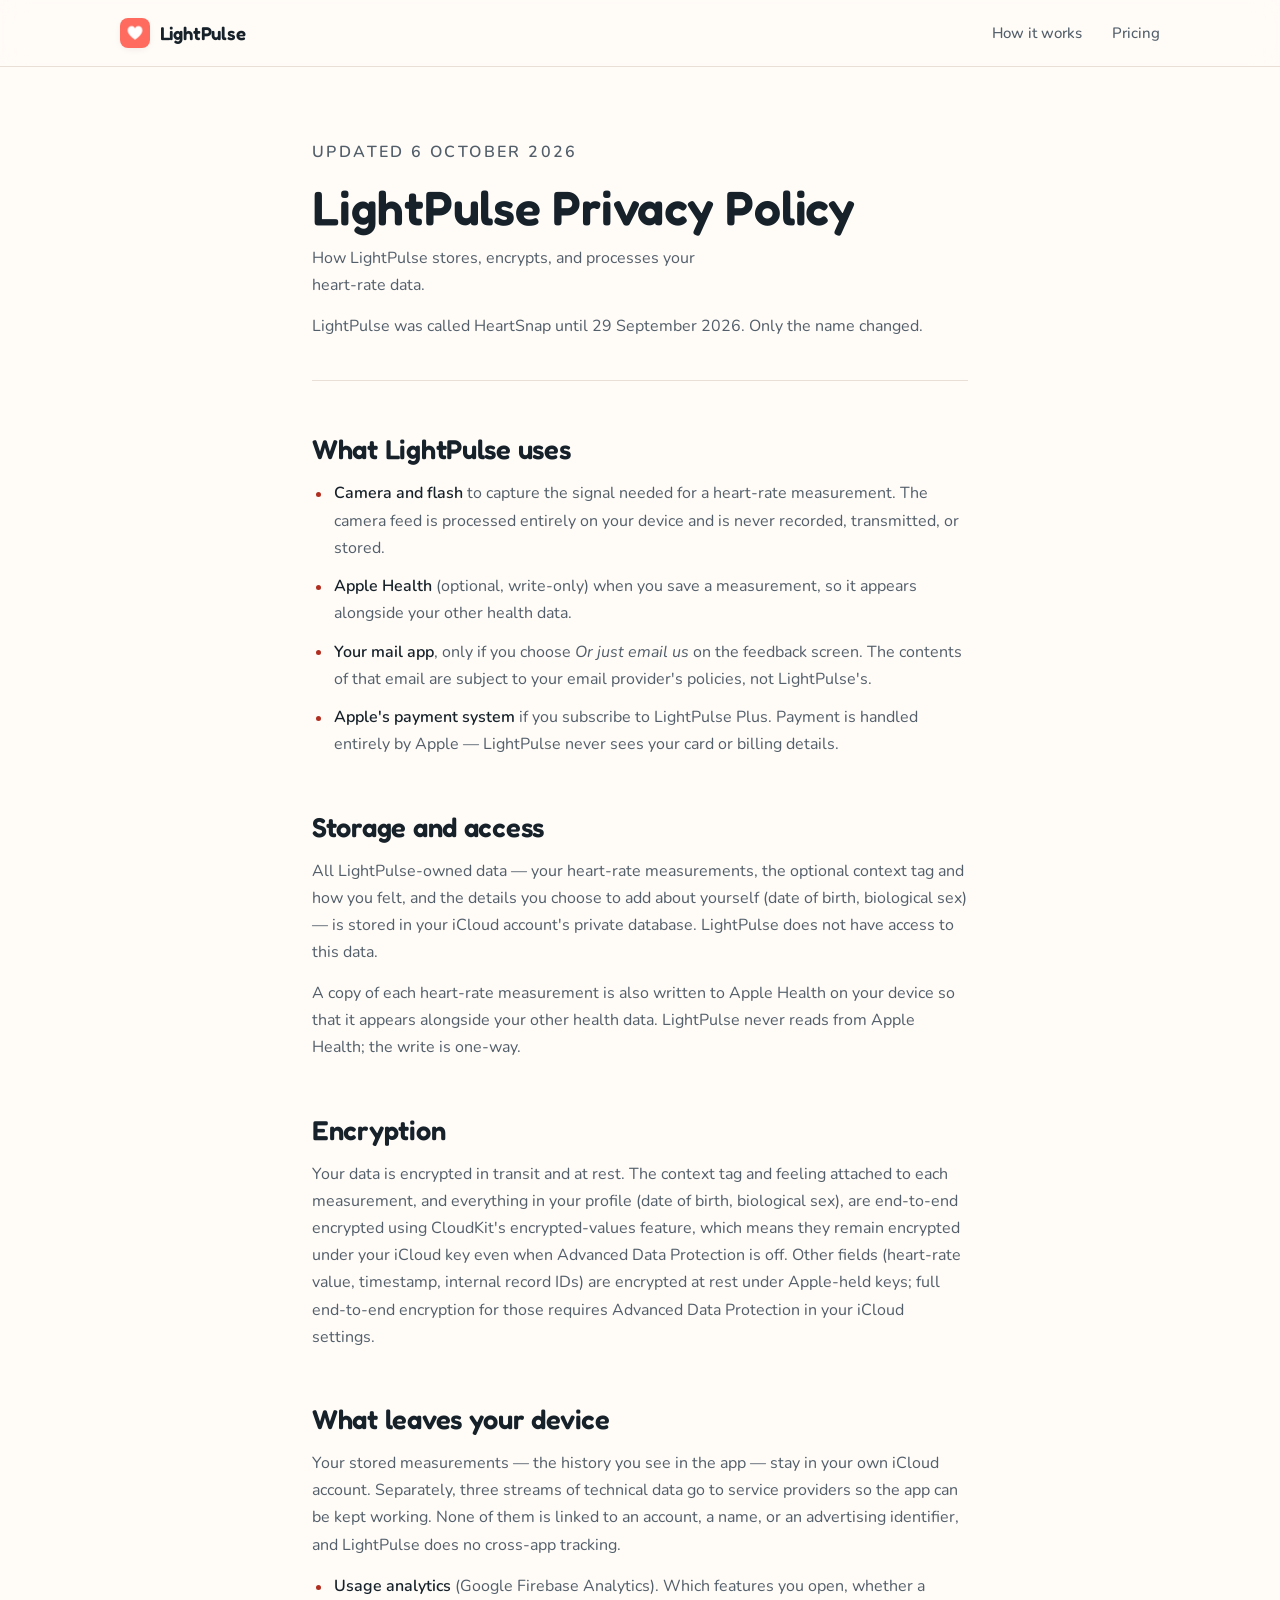
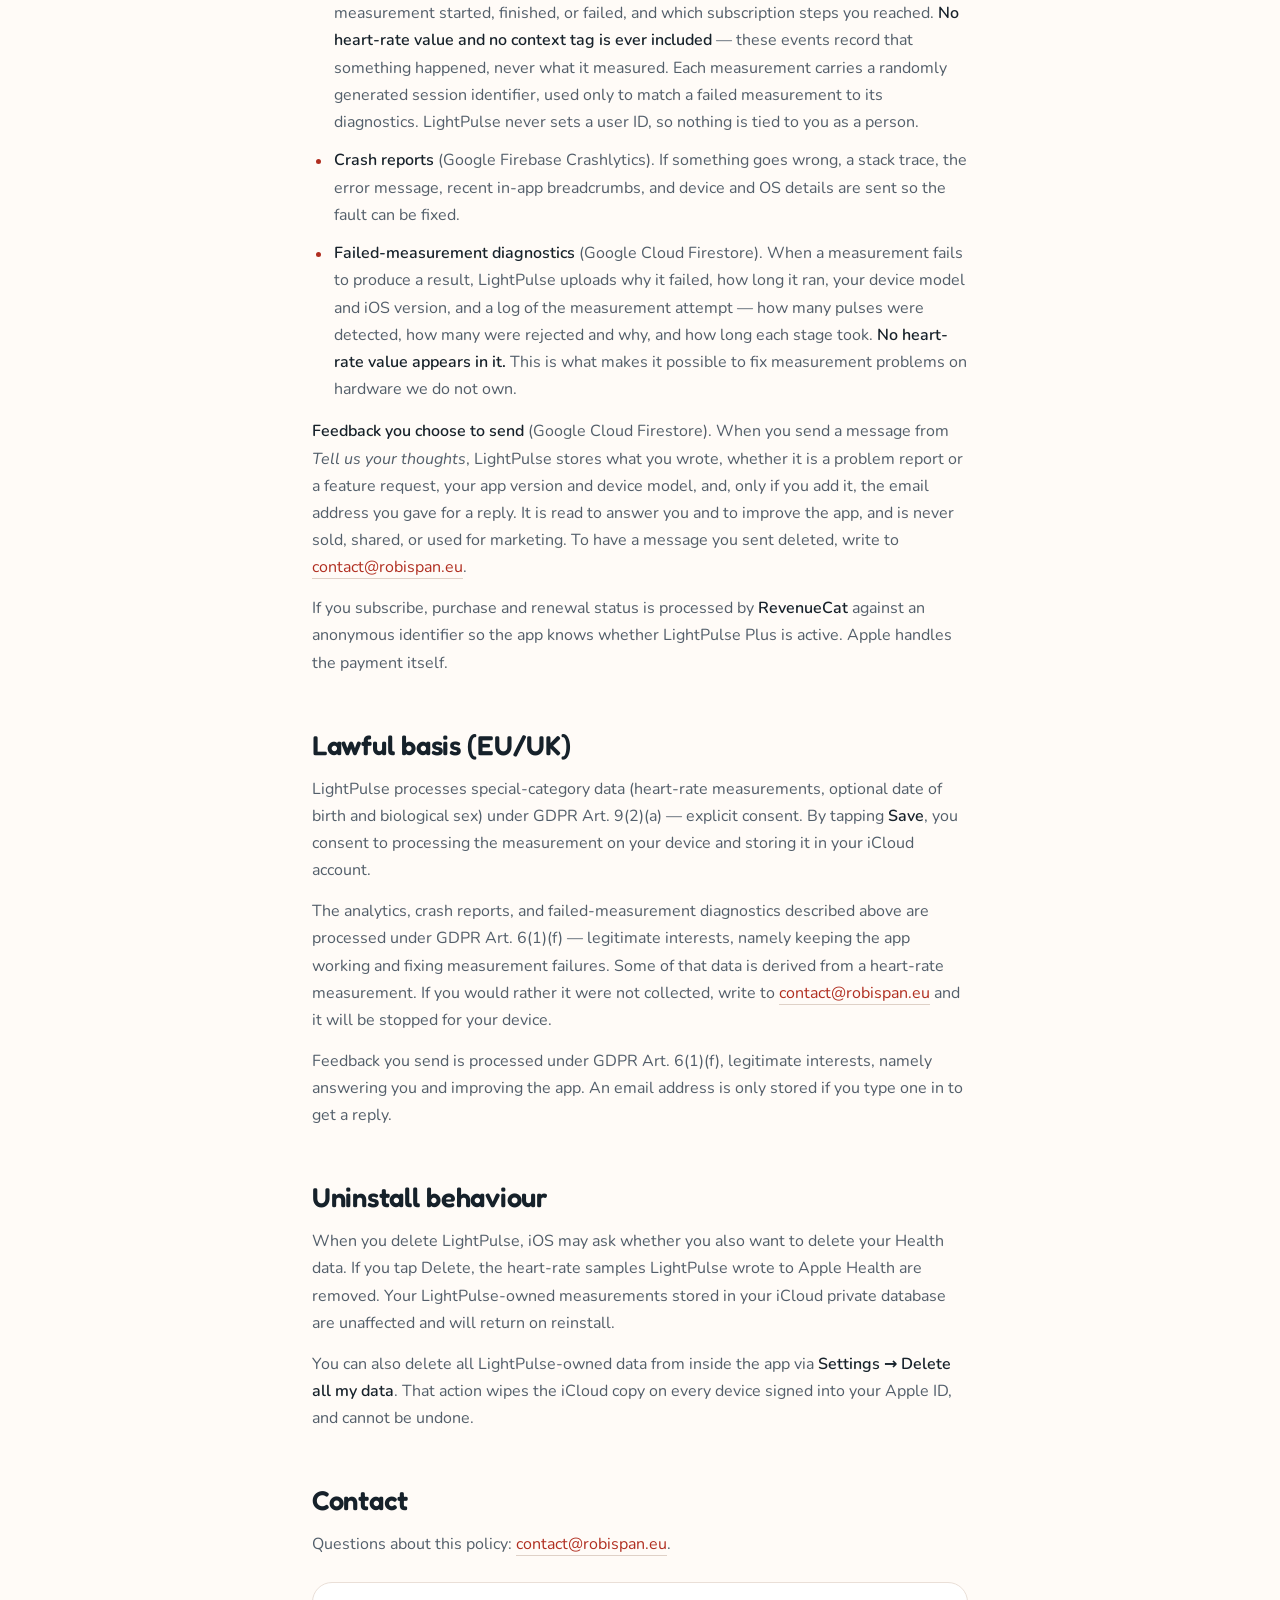
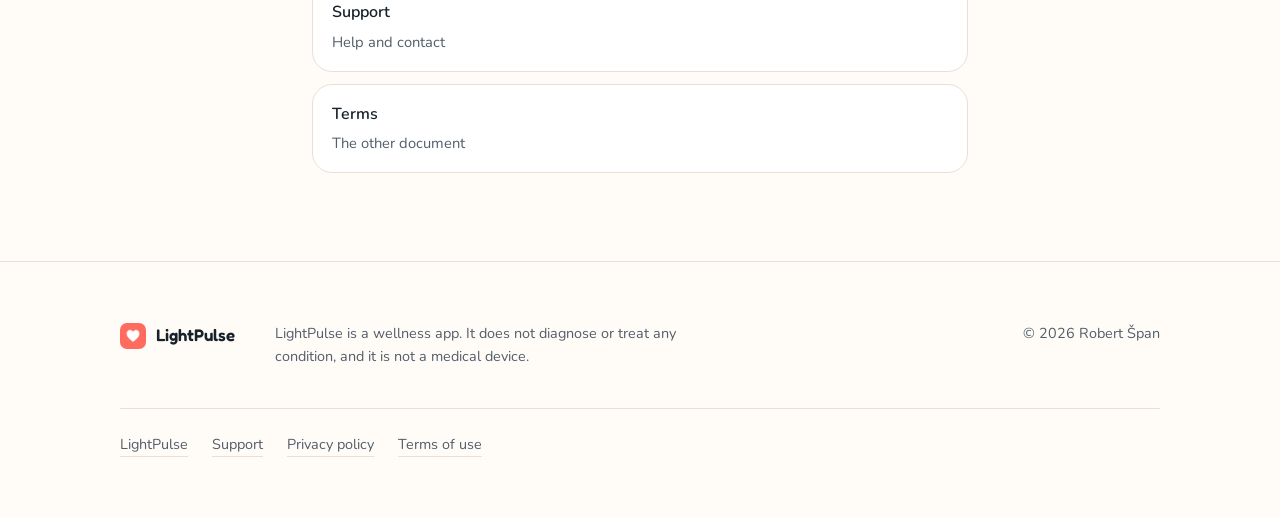
<file: heartsnap/privacy/index.html>
<!DOCTYPE html>
<html lang="en">
<head>
<meta charset="utf-8">
<meta name="viewport" content="width=device-width, initial-scale=1">
<title>LightPulse — Privacy Policy</title>
<meta http-equiv="refresh" content="0; url=/lightpulse/privacy/">
<link rel="canonical" href="https://www.robispan.eu/lightpulse/privacy/">
<meta name="robots" content="noindex">
<!-- The app was renamed HeartSnap → LightPulse on 2026-09-29. Old /heartsnap/ URLs live on in
     shipped app builds and App Store metadata, and GitHub Pages cannot send a 301, so each
     old path is this stub. The script keeps any #fragment; the meta refresh covers no-JS. -->
<script>location.replace('/lightpulse/privacy/' + location.hash)</script>
<link rel="icon" href="/lightpulse/assets/app-icon.png" type="image/png">
<style>
  /* Self-contained: this page should paint correctly in the instant before the
     refresh fires, and remain usable for anyone whose browser ignores it. */
  :root { color-scheme: light dark; --bg: #FFFBF7; --ink: #16212A; --coral: #B02E20; }
  @media (prefers-color-scheme: dark) {
    :root { --bg: #101418; --ink: #F3EEE9; --coral: #FF8E7F; }
  }
  html, body { height: 100%; }
  body {
    margin: 0;
    display: grid;
    place-items: center;
    padding: 2rem;
    background-color: var(--bg);
    color: var(--ink);
    font-family: system-ui, -apple-system, 'Segoe UI', Roboto, Helvetica, Arial, sans-serif;
    font-size: 1rem;
    line-height: 1.6;
    text-align: center;
  }
  a { color: var(--coral); }
</style>
</head>
<body>
<p>This page has moved to <a href="/lightpulse/privacy/">robispan.eu/lightpulse/privacy</a>.</p>
</body>
</html>
</file>
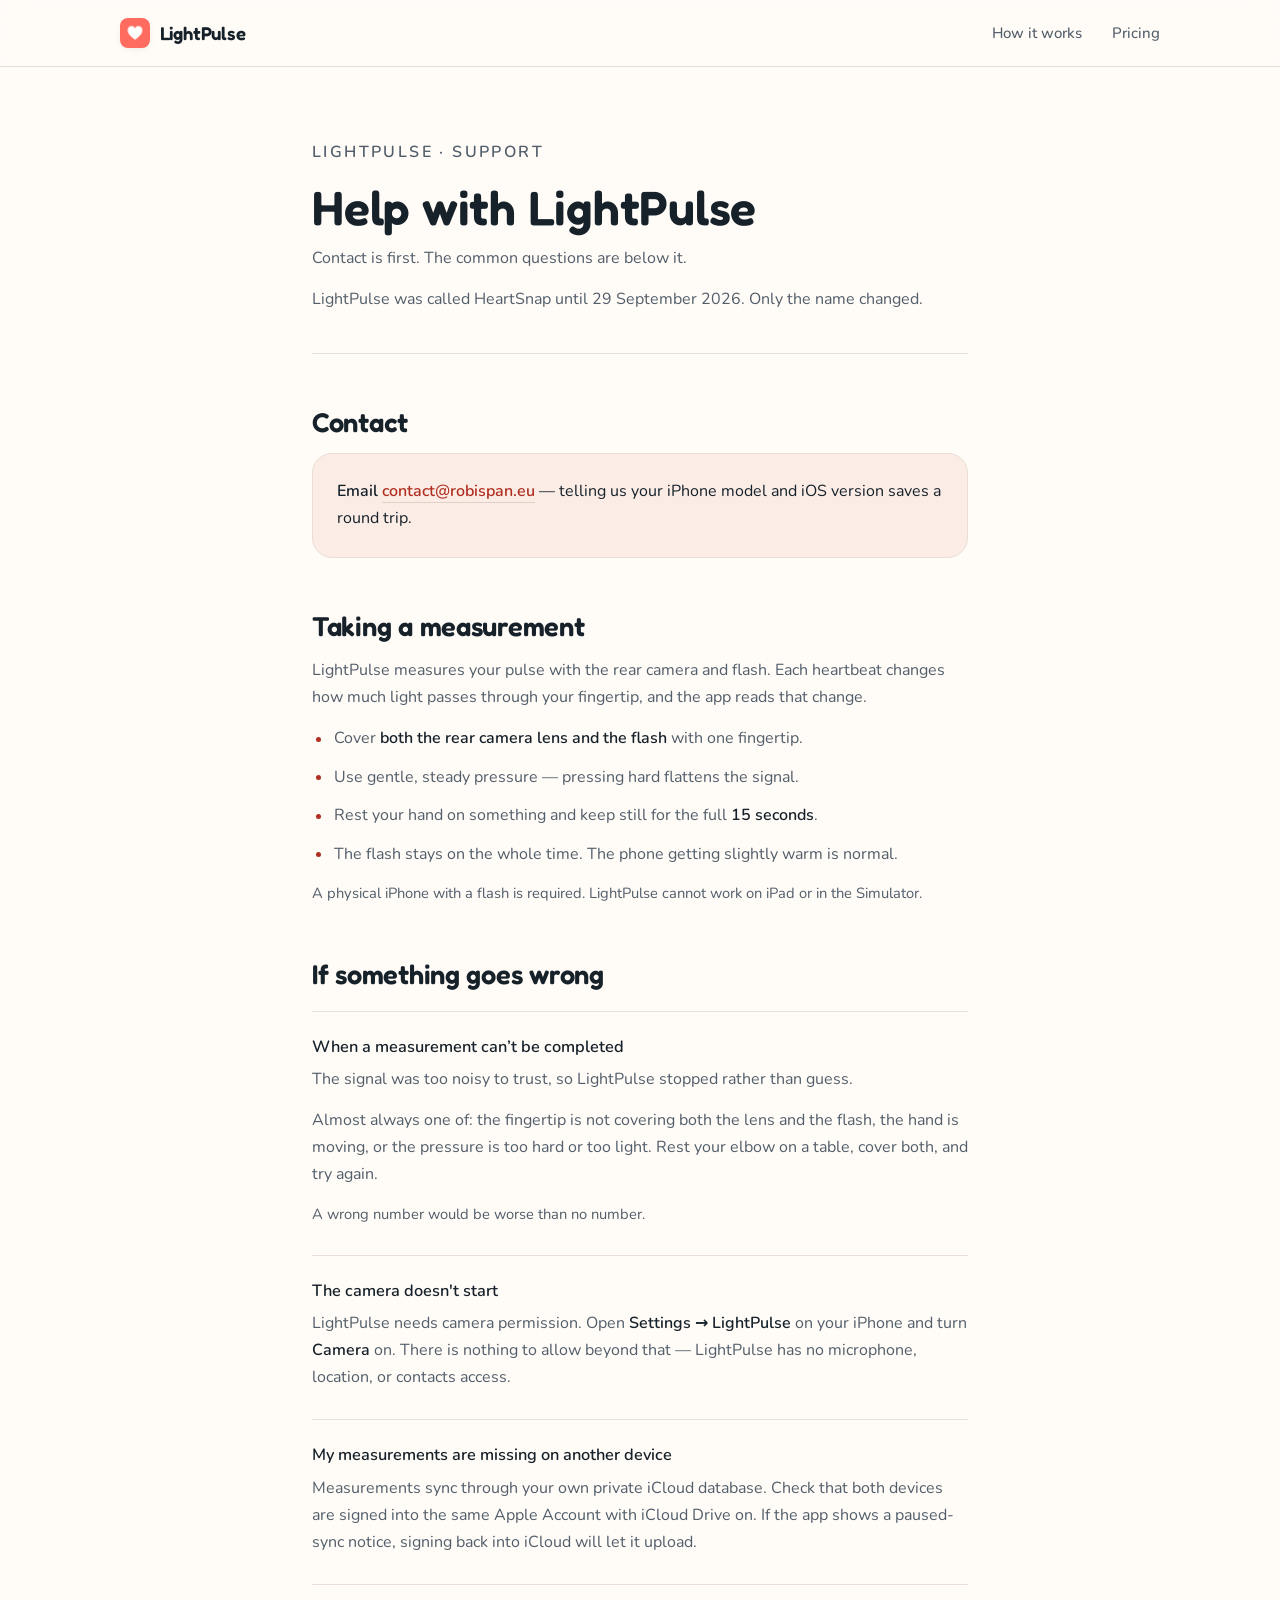
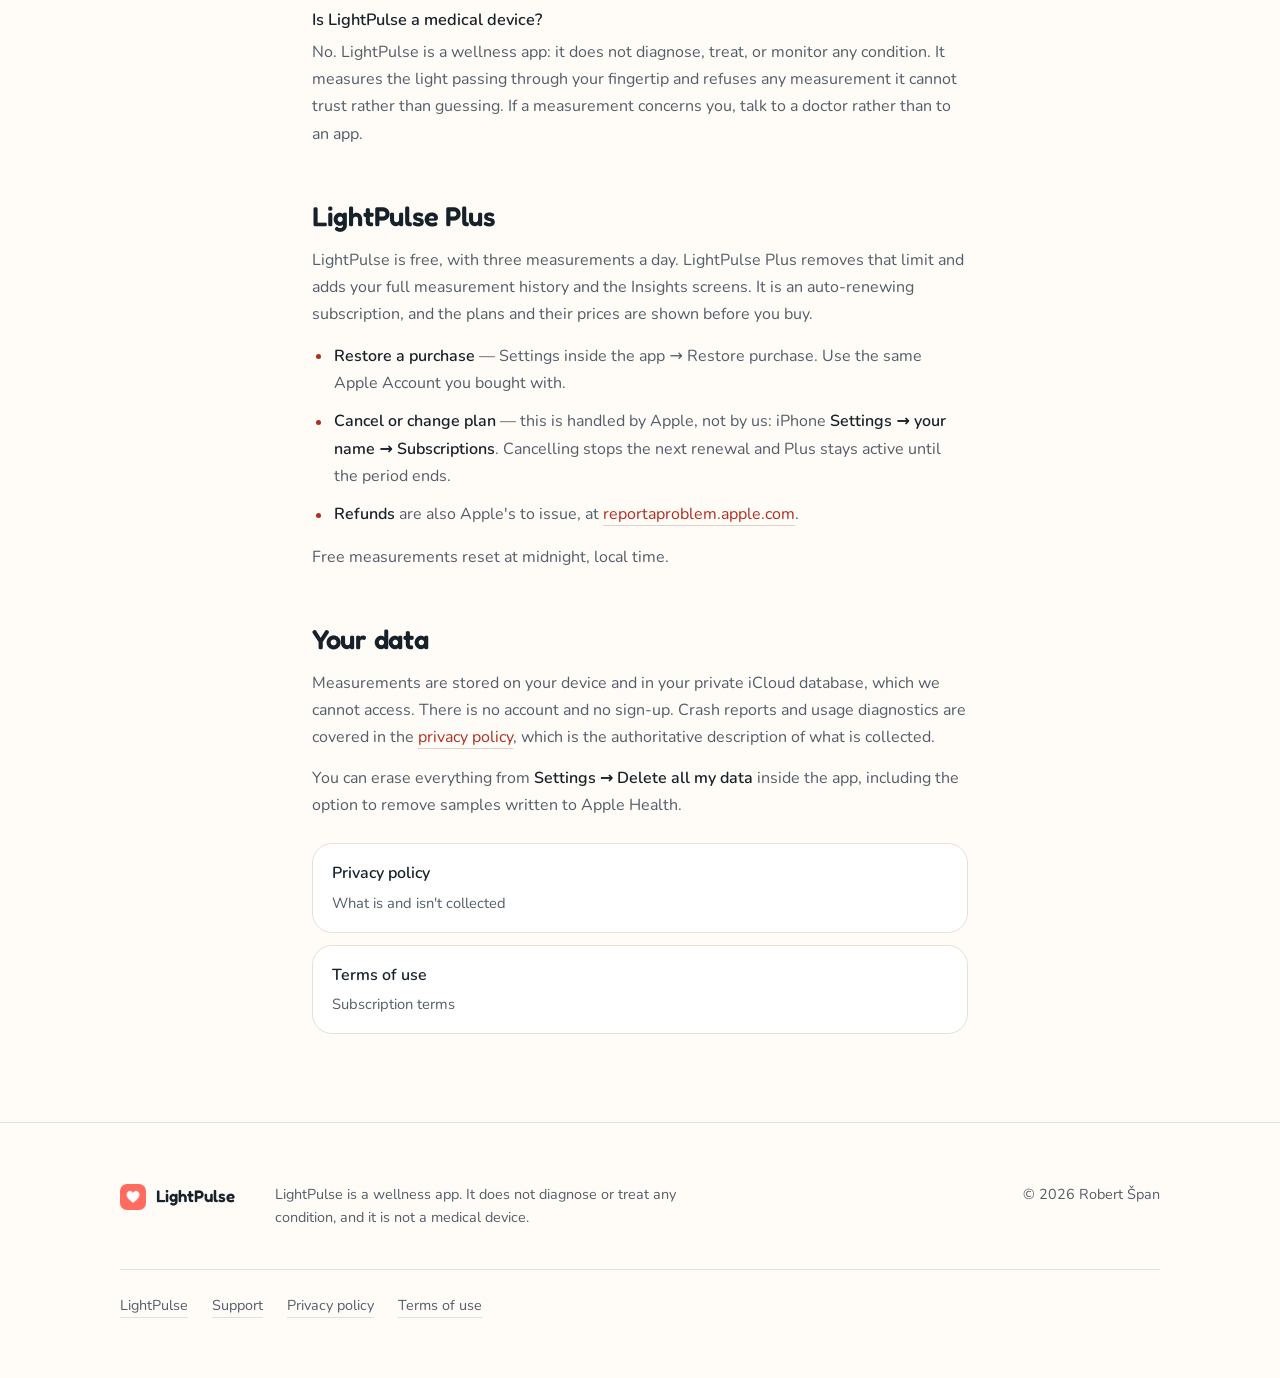
<file: heartsnap/support/index.html>
<!DOCTYPE html>
<html lang="en">
<head>
<meta charset="utf-8">
<meta name="viewport" content="width=device-width, initial-scale=1">
<title>LightPulse — Support</title>
<meta http-equiv="refresh" content="0; url=/lightpulse/support/">
<link rel="canonical" href="https://www.robispan.eu/lightpulse/support/">
<meta name="robots" content="noindex">
<!-- The app was renamed HeartSnap → LightPulse on 2026-09-29. Old /heartsnap/ URLs live on in
     shipped app builds and App Store metadata, and GitHub Pages cannot send a 301, so each
     old path is this stub. The script keeps any #fragment; the meta refresh covers no-JS. -->
<script>location.replace('/lightpulse/support/' + location.hash)</script>
<link rel="icon" href="/lightpulse/assets/app-icon.png" type="image/png">
<style>
  /* Self-contained: this page should paint correctly in the instant before the
     refresh fires, and remain usable for anyone whose browser ignores it. */
  :root { color-scheme: light dark; --bg: #FFFBF7; --ink: #16212A; --coral: #B02E20; }
  @media (prefers-color-scheme: dark) {
    :root { --bg: #101418; --ink: #F3EEE9; --coral: #FF8E7F; }
  }
  html, body { height: 100%; }
  body {
    margin: 0;
    display: grid;
    place-items: center;
    padding: 2rem;
    background-color: var(--bg);
    color: var(--ink);
    font-family: system-ui, -apple-system, 'Segoe UI', Roboto, Helvetica, Arial, sans-serif;
    font-size: 1rem;
    line-height: 1.6;
    text-align: center;
  }
  a { color: var(--coral); }
</style>
</head>
<body>
<p>This page has moved to <a href="/lightpulse/support/">robispan.eu/lightpulse/support</a>.</p>
</body>
</html>
</file>
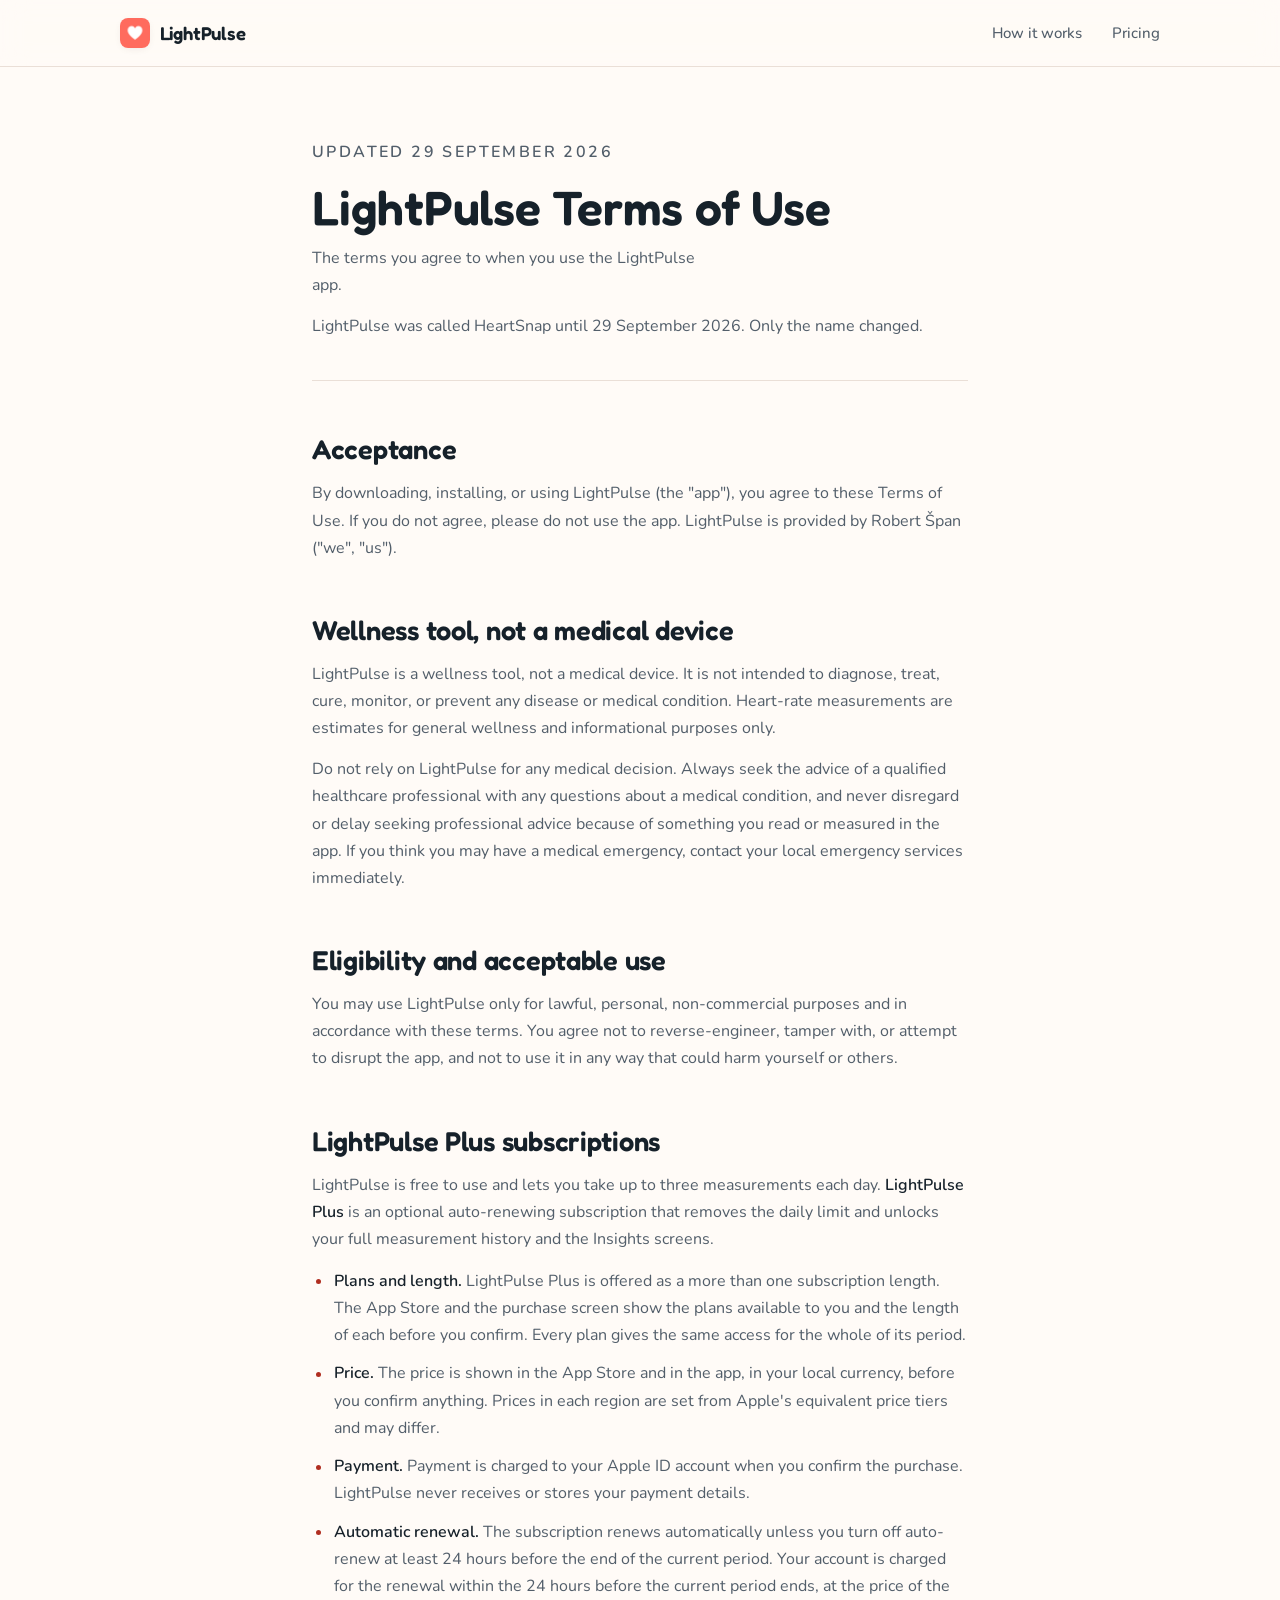
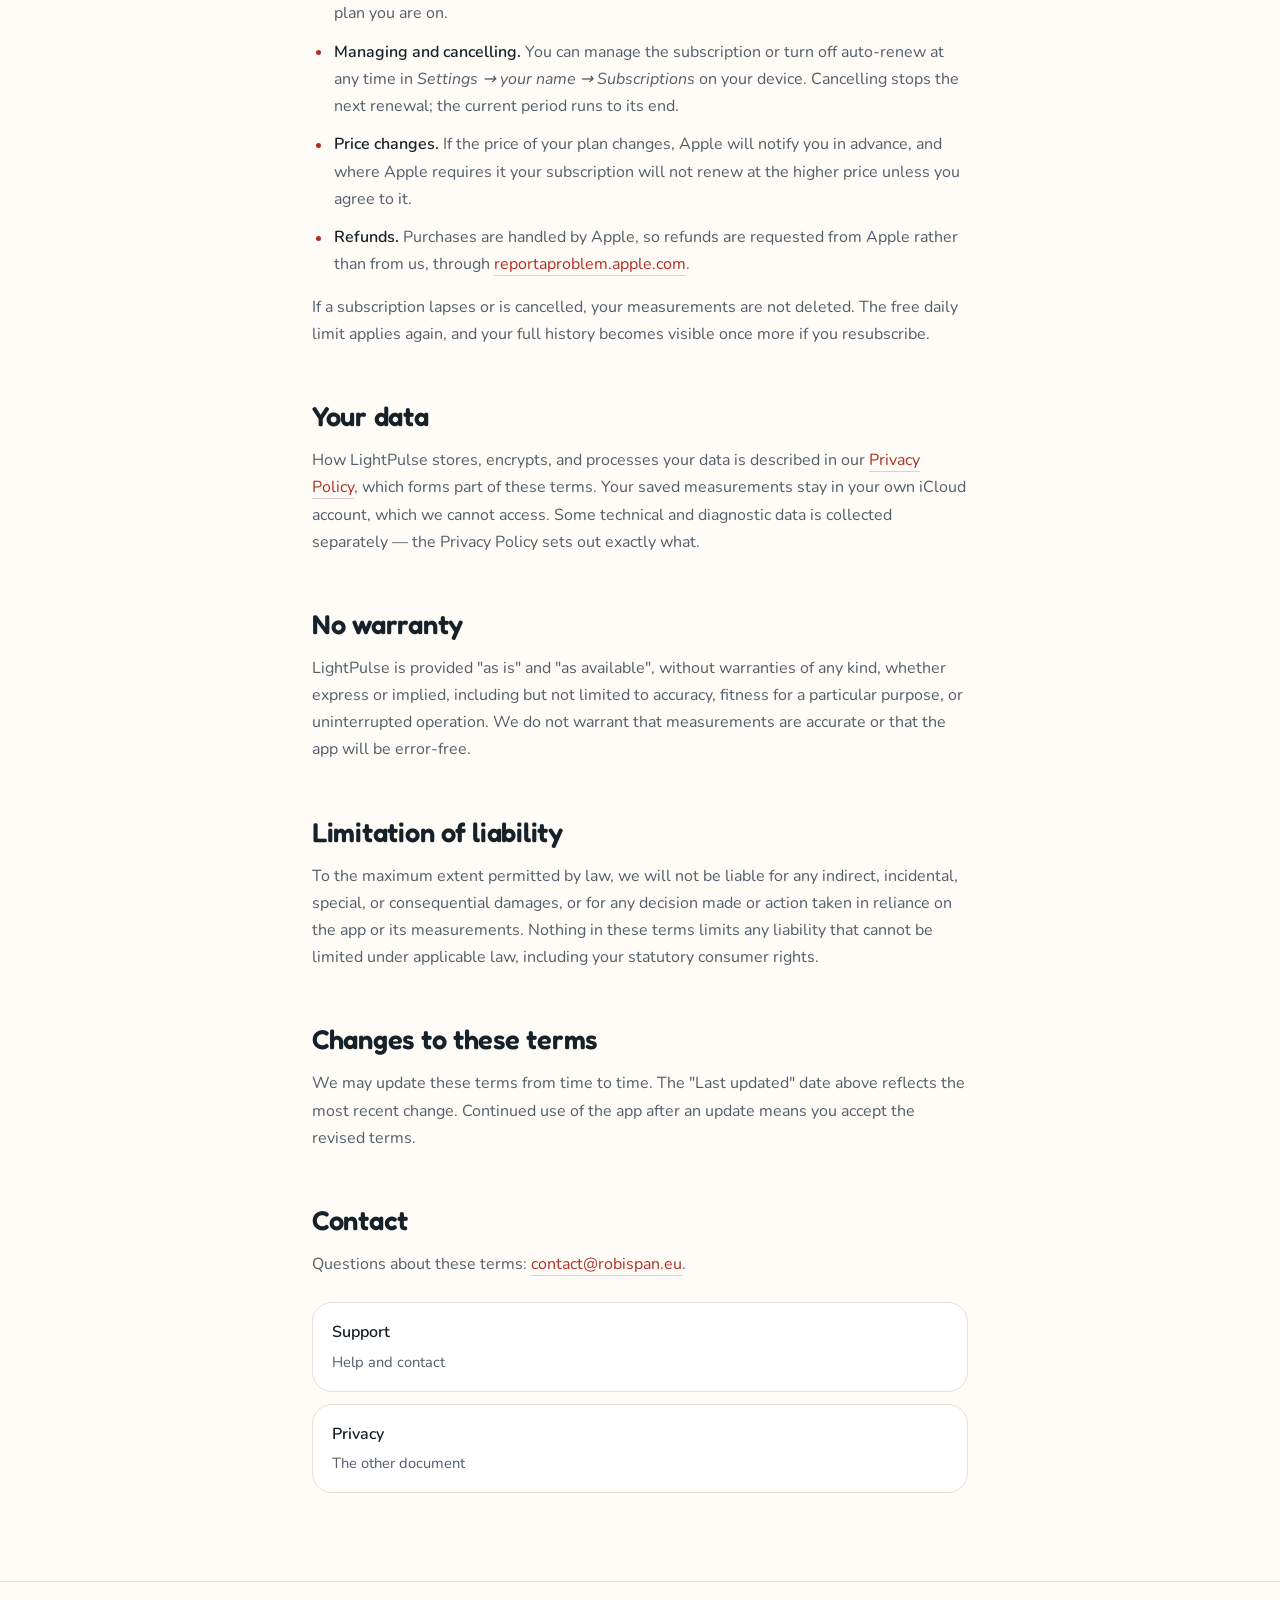
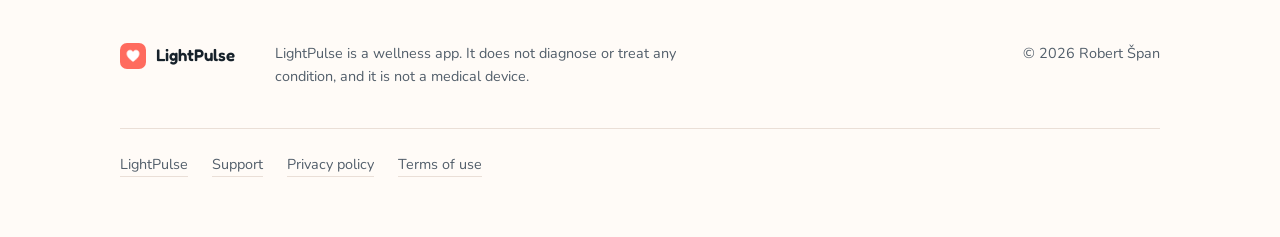
<file: heartsnap/terms/index.html>
<!DOCTYPE html>
<html lang="en">
<head>
<meta charset="utf-8">
<meta name="viewport" content="width=device-width, initial-scale=1">
<title>LightPulse — Terms of Use</title>
<meta http-equiv="refresh" content="0; url=/lightpulse/terms/">
<link rel="canonical" href="https://www.robispan.eu/lightpulse/terms/">
<meta name="robots" content="noindex">
<!-- The app was renamed HeartSnap → LightPulse on 2026-09-29. Old /heartsnap/ URLs live on in
     shipped app builds and App Store metadata, and GitHub Pages cannot send a 301, so each
     old path is this stub. The script keeps any #fragment; the meta refresh covers no-JS. -->
<script>location.replace('/lightpulse/terms/' + location.hash)</script>
<link rel="icon" href="/lightpulse/assets/app-icon.png" type="image/png">
<style>
  /* Self-contained: this page should paint correctly in the instant before the
     refresh fires, and remain usable for anyone whose browser ignores it. */
  :root { color-scheme: light dark; --bg: #FFFBF7; --ink: #16212A; --coral: #B02E20; }
  @media (prefers-color-scheme: dark) {
    :root { --bg: #101418; --ink: #F3EEE9; --coral: #FF8E7F; }
  }
  html, body { height: 100%; }
  body {
    margin: 0;
    display: grid;
    place-items: center;
    padding: 2rem;
    background-color: var(--bg);
    color: var(--ink);
    font-family: system-ui, -apple-system, 'Segoe UI', Roboto, Helvetica, Arial, sans-serif;
    font-size: 1rem;
    line-height: 1.6;
    text-align: center;
  }
  a { color: var(--coral); }
</style>
</head>
<body>
<p>This page has moved to <a href="/lightpulse/terms/">robispan.eu/lightpulse/terms</a>.</p>
</body>
</html>
</file>
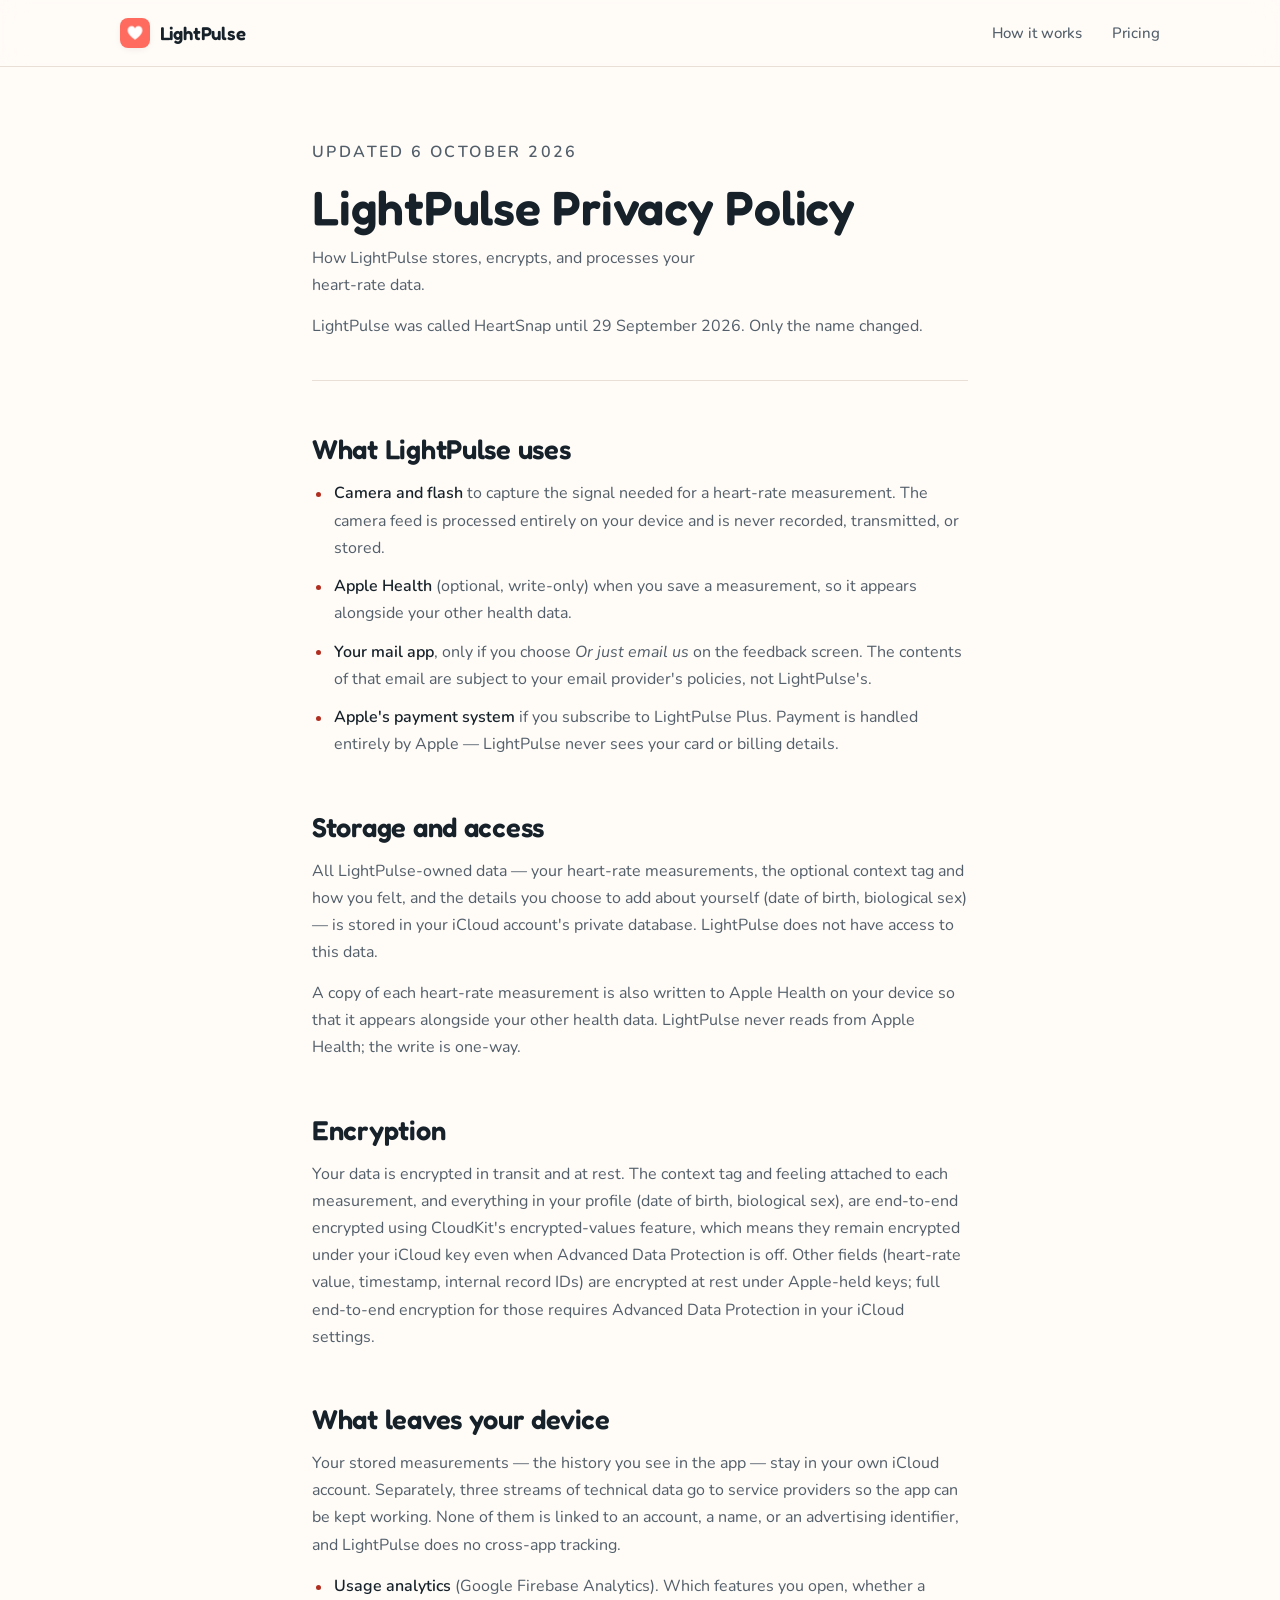
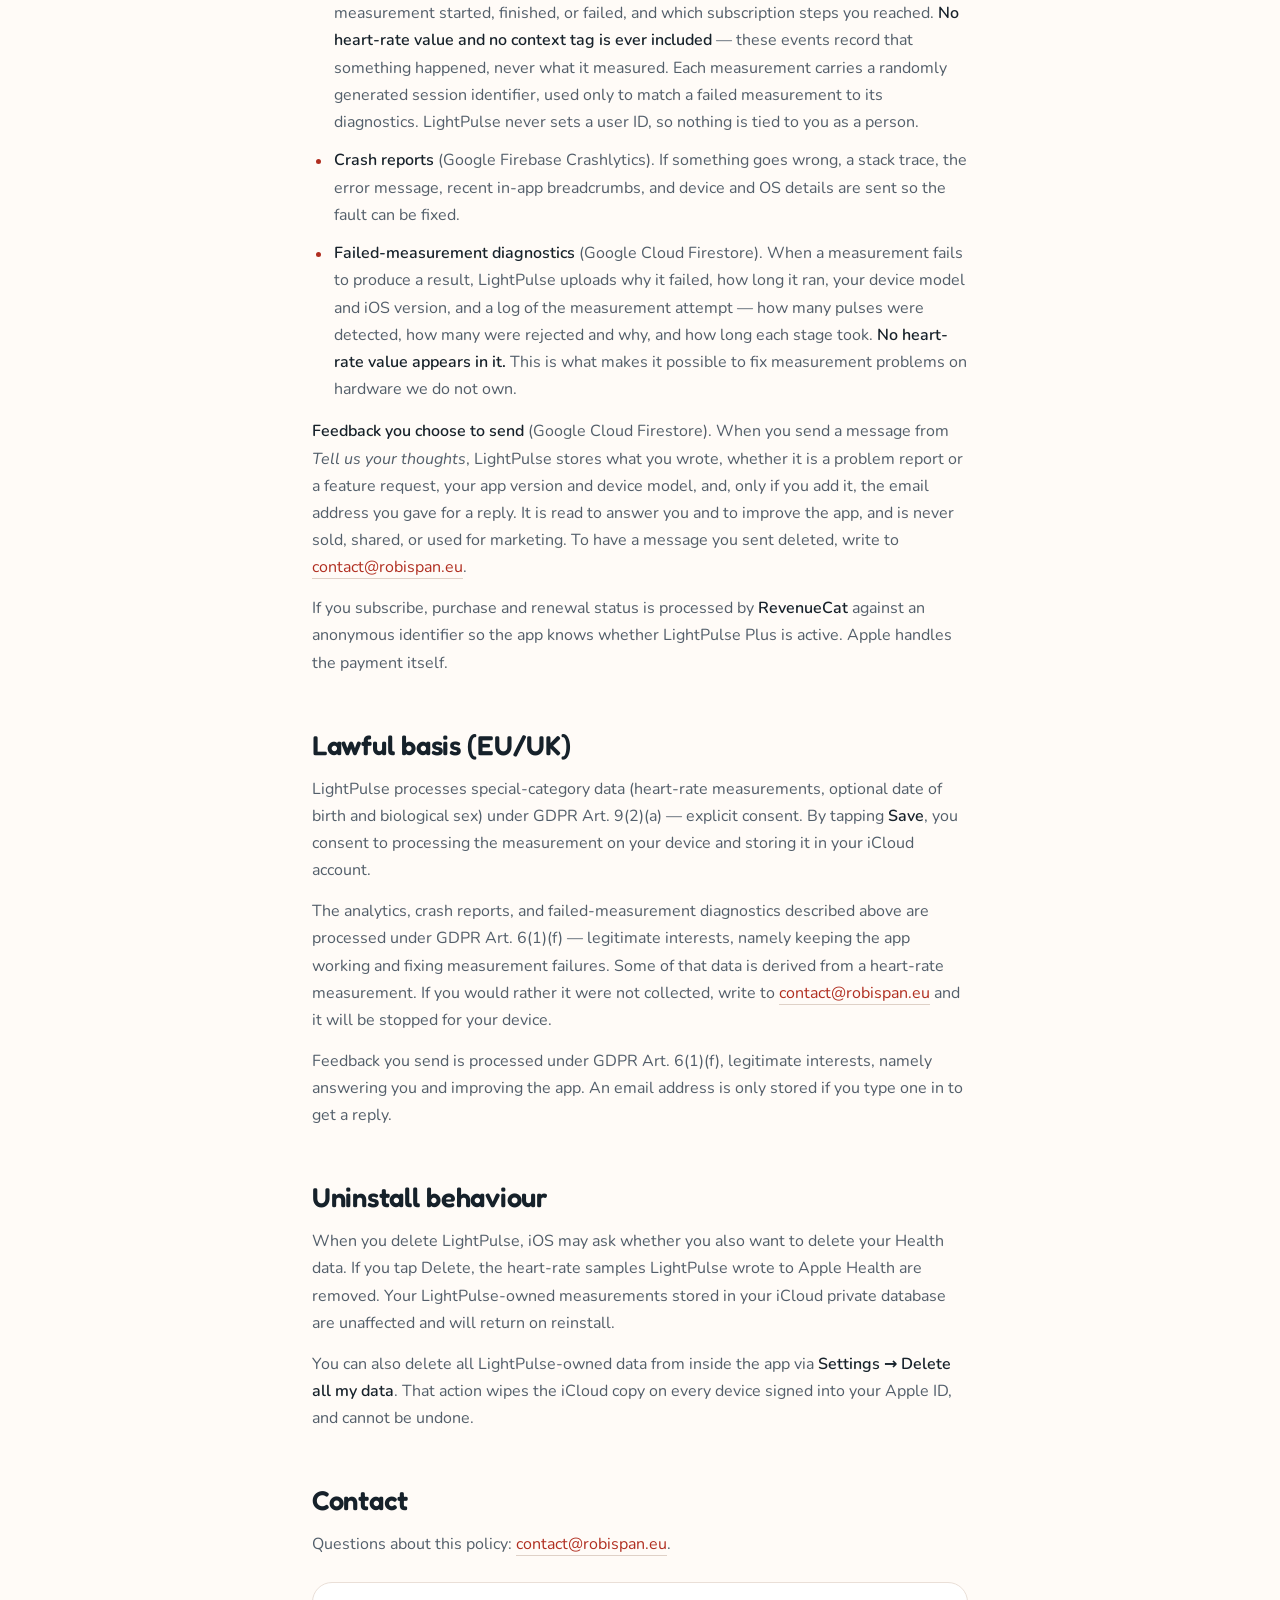
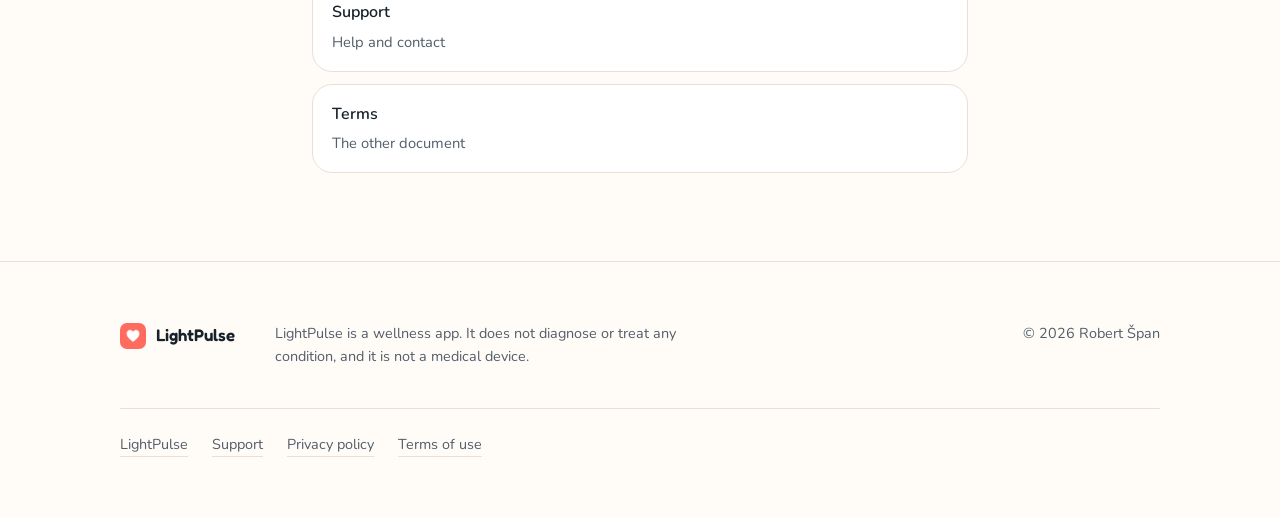
<file: lightpulse/privacy/index.html>
<!DOCTYPE html>
<html lang="en">
<head>
<meta charset="utf-8">
<meta name="viewport" content="width=device-width, initial-scale=1">
<title>LightPulse — Privacy Policy</title>
<meta name="description" content="LightPulse privacy policy — how the iOS app stores, encrypts, and processes your heart-rate data.">
<meta name="theme-color" content="#FFFBF7" media="(prefers-color-scheme: light)">
<meta name="theme-color" content="#101418" media="(prefers-color-scheme: dark)">
<link rel="icon" href="../assets/app-icon.png" type="image/png">
<link rel="preconnect" href="https://fonts.googleapis.com">
<link rel="preconnect" href="https://fonts.gstatic.com" crossorigin>
<link rel="stylesheet" href="https://fonts.googleapis.com/css2?family=Fredoka:wght@400..600&family=Nunito:wght@400..800&display=swap">
<link rel="stylesheet" href="../styles.css">
</head>
<body>

<a class="skip-link" href="#main">Skip to content</a>

<header class="site-head">
  <div class="wrap site-head__inner">
    <a class="wordmark" href="../">
      <img src="../assets/app-icon.png" alt="" width="1024" height="1024" decoding="async">
      <span>LightPulse</span>
    </a>
    <nav class="site-nav" aria-label="Primary">
      <a href="../#how">How it works</a>
      <a href="../#pricing">Pricing</a>
    </nav>
  </div>
</header>

<main id="main" class="doc">
  <div class="wrap doc__inner">
    <div class="doc__head">
<p class="eyebrow">Updated 6 October 2026</p>
<h1>LightPulse Privacy Policy</h1>
<p class="lede">How LightPulse stores, encrypts, and processes your heart-rate data.</p>
<p>LightPulse was called HeartSnap until 29 September 2026. Only the name changed.</p>
    </div>
      <section aria-labelledby="uses-heading">
        <h2 id="uses-heading">What LightPulse uses</h2>
        <ul>
          <li>
            <strong>Camera and flash</strong> to capture the signal needed for
            a heart-rate measurement. The camera feed is processed entirely on
            your device and is never recorded, transmitted, or stored.
          </li>
          <li>
            <strong>Apple Health</strong> (optional, write-only) when you save
            a measurement, so it appears alongside your other health
            data.
          </li>
          <li>
            <strong>Your mail app</strong>, only if you choose
            <em>Or just email us</em> on the feedback screen. The contents of
            that email are subject to your email provider's policies, not
            LightPulse's.
          </li>
          <li>
            <strong>Apple's payment system</strong> if you subscribe to
            LightPulse Plus. Payment is handled entirely by Apple — LightPulse
            never sees your card or billing details.
          </li>
        </ul>
      </section>

      <section aria-labelledby="storage-heading">
        <h2 id="storage-heading">Storage and access</h2>
        <p>
          All LightPulse-owned data — your heart-rate measurements, the optional
          context tag and how you felt, and the details you choose to add about
          yourself (date of birth, biological sex) — is stored in your iCloud
          account's private database. LightPulse does not have access to this
          data.
        </p>
        <p>
          A copy of each heart-rate measurement is also written to Apple Health on
          your device so that it appears alongside your other health data.
          LightPulse never reads from Apple Health; the write is one-way.
        </p>
      </section>

      <section aria-labelledby="encryption-heading">
        <h2 id="encryption-heading">Encryption</h2>
        <p>
          Your data is encrypted in transit and at rest. The context tag and
          feeling attached to each measurement, and everything in your profile
          (date of birth, biological sex), are end-to-end
          encrypted using CloudKit's encrypted-values feature, which means they
          remain encrypted under your iCloud key even when Advanced Data
          Protection is off. Other fields (heart-rate value, timestamp,
          internal record IDs) are encrypted at rest under Apple-held keys;
          full end-to-end encryption for those requires Advanced Data
          Protection in your iCloud settings.
        </p>
      </section>

      <section aria-labelledby="leaves-heading">
        <h2 id="leaves-heading">What leaves your device</h2>
        <p>
          Your stored measurements — the history you see in the app — stay in your
          own iCloud account. Separately, three streams of technical data go to
          service providers so the app can be kept working. None of them is
          linked to an account, a name, or an advertising identifier, and
          LightPulse does no cross-app tracking.
        </p>
        <ul>
          <li>
            <strong>Usage analytics</strong> (Google Firebase Analytics). Which
            features you open, whether a measurement started, finished, or
            failed, and which subscription steps you reached.
            <strong>No heart-rate value and no context tag is ever included</strong>
            — these events record that something happened, never what it
            measured. Each measurement carries a randomly generated session
            identifier, used only to match a failed measurement to its
            diagnostics. LightPulse never sets a user ID, so nothing is tied to
            you as a person.
          </li>
          <li>
            <strong>Crash reports</strong> (Google Firebase Crashlytics). If
            something goes wrong, a stack trace, the error message, recent
            in-app breadcrumbs, and device and OS details are sent so the fault
            can be fixed.
          </li>
          <li>
            <strong>Failed-measurement diagnostics</strong> (Google Cloud
            Firestore). When a measurement fails to produce a result,
            LightPulse uploads why it failed, how long it ran, your device model
            and iOS version, and a log of the measurement attempt — how many
            pulses were detected, how many were rejected and why, and how long
            each stage took. <strong>No heart-rate value appears in it.</strong>
            This is what makes it possible to fix measurement problems on
            hardware we do not own.
          </li>
        </ul>
        <p>
          <strong>Feedback you choose to send</strong> (Google Cloud Firestore).
          When you send a message from <em>Tell us your thoughts</em>,
          LightPulse stores what you wrote, whether it is a problem report or a
          feature request, your app version and device model, and, only if you
          add it, the email address you gave for a reply. It is read to answer
          you and to improve the app, and is never sold, shared, or used for
          marketing. To have a message you sent deleted, write to
          <a href="mailto:contact@robispan.eu" class="link">contact@robispan.eu</a>.
        </p>
        <p>
          If you subscribe, purchase and renewal status is processed by
          <strong>RevenueCat</strong> against an anonymous identifier so the
          app knows whether LightPulse Plus is active. Apple handles the payment
          itself.
        </p>
      </section>

      <section aria-labelledby="lawful-basis-heading">
        <h2 id="lawful-basis-heading">Lawful basis (EU/UK)</h2>
        <p>
          LightPulse processes special-category data (heart-rate measurements,
          optional date of birth and biological sex) under GDPR Art. 9(2)(a) —
          explicit consent. By tapping <strong>Save</strong>, you consent to
          processing the measurement on your device and storing it in your iCloud
          account.
        </p>
        <p>
          The analytics, crash reports, and failed-measurement diagnostics
          described above are processed under GDPR Art. 6(1)(f) — legitimate
          interests, namely keeping the app working and fixing measurement
          failures. Some of that data is derived from a heart-rate
          measurement. If you would rather it were not collected, write to
          <a href="mailto:contact@robispan.eu" class="link">contact@robispan.eu</a>
          and it will be stopped for your device.
        </p>
        <p>
          Feedback you send is processed under GDPR Art. 6(1)(f), legitimate
          interests, namely answering you and improving the app. An email
          address is only stored if you type one in to get a reply.
        </p>
      </section>

      <section aria-labelledby="uninstall-heading">
        <h2 id="uninstall-heading">Uninstall behaviour</h2>
        <p>
          When you delete LightPulse, iOS may ask whether you also want to
          delete your Health data. If you tap Delete, the heart-rate samples
          LightPulse wrote to Apple Health are removed. Your LightPulse-owned
          measurements stored in your iCloud private database are unaffected and
          will return on reinstall.
        </p>
        <p>
          You can also delete all LightPulse-owned data from inside the app via
          <strong>Settings → Delete all my data</strong>. That action wipes the
          iCloud copy on every device signed into your Apple ID, and cannot be
          undone.
        </p>
      </section>

      <section aria-labelledby="contact-heading">
        <h2 id="contact-heading">Contact</h2>
        <p>
          Questions about this policy:
          <a href="mailto:contact@robispan.eu" class="link">contact@robispan.eu</a>.
        </p>
      </section>
      <nav class="page-nav" aria-label="More LightPulse pages">
        <ul class="routes">
          <li><a class="route" href="../support/">Support<span>Help and contact</span></a></li>
          <li><a class="route" href="../terms/">Terms<span>The other document</span></a></li>
        </ul>
      </nav>
    
  </div>
</main>

<footer class="site-foot">
  <div class="wrap site-foot__inner">
    <div class="site-foot__brand">
      <img src="../assets/app-icon.png" alt="" width="1024" height="1024" loading="lazy" decoding="async">
      <span>LightPulse</span>
    </div>
    <div class="site-foot__text">
      <p>LightPulse is a wellness app. It does not diagnose or treat any condition, and it is not a medical device.</p>
    </div>
    <p class="site-foot__meta">&copy; 2026 Robert &#352;pan</p>
    <nav class="site-foot__links" aria-label="LightPulse pages">
      <a href="../">LightPulse</a>
      <a href="../support/">Support</a>
      <a href="../privacy/" aria-current="page">Privacy policy</a>
      <a href="../terms/">Terms of use</a>
    </nav>
  </div>
</footer>

</body>
</html>
</file>
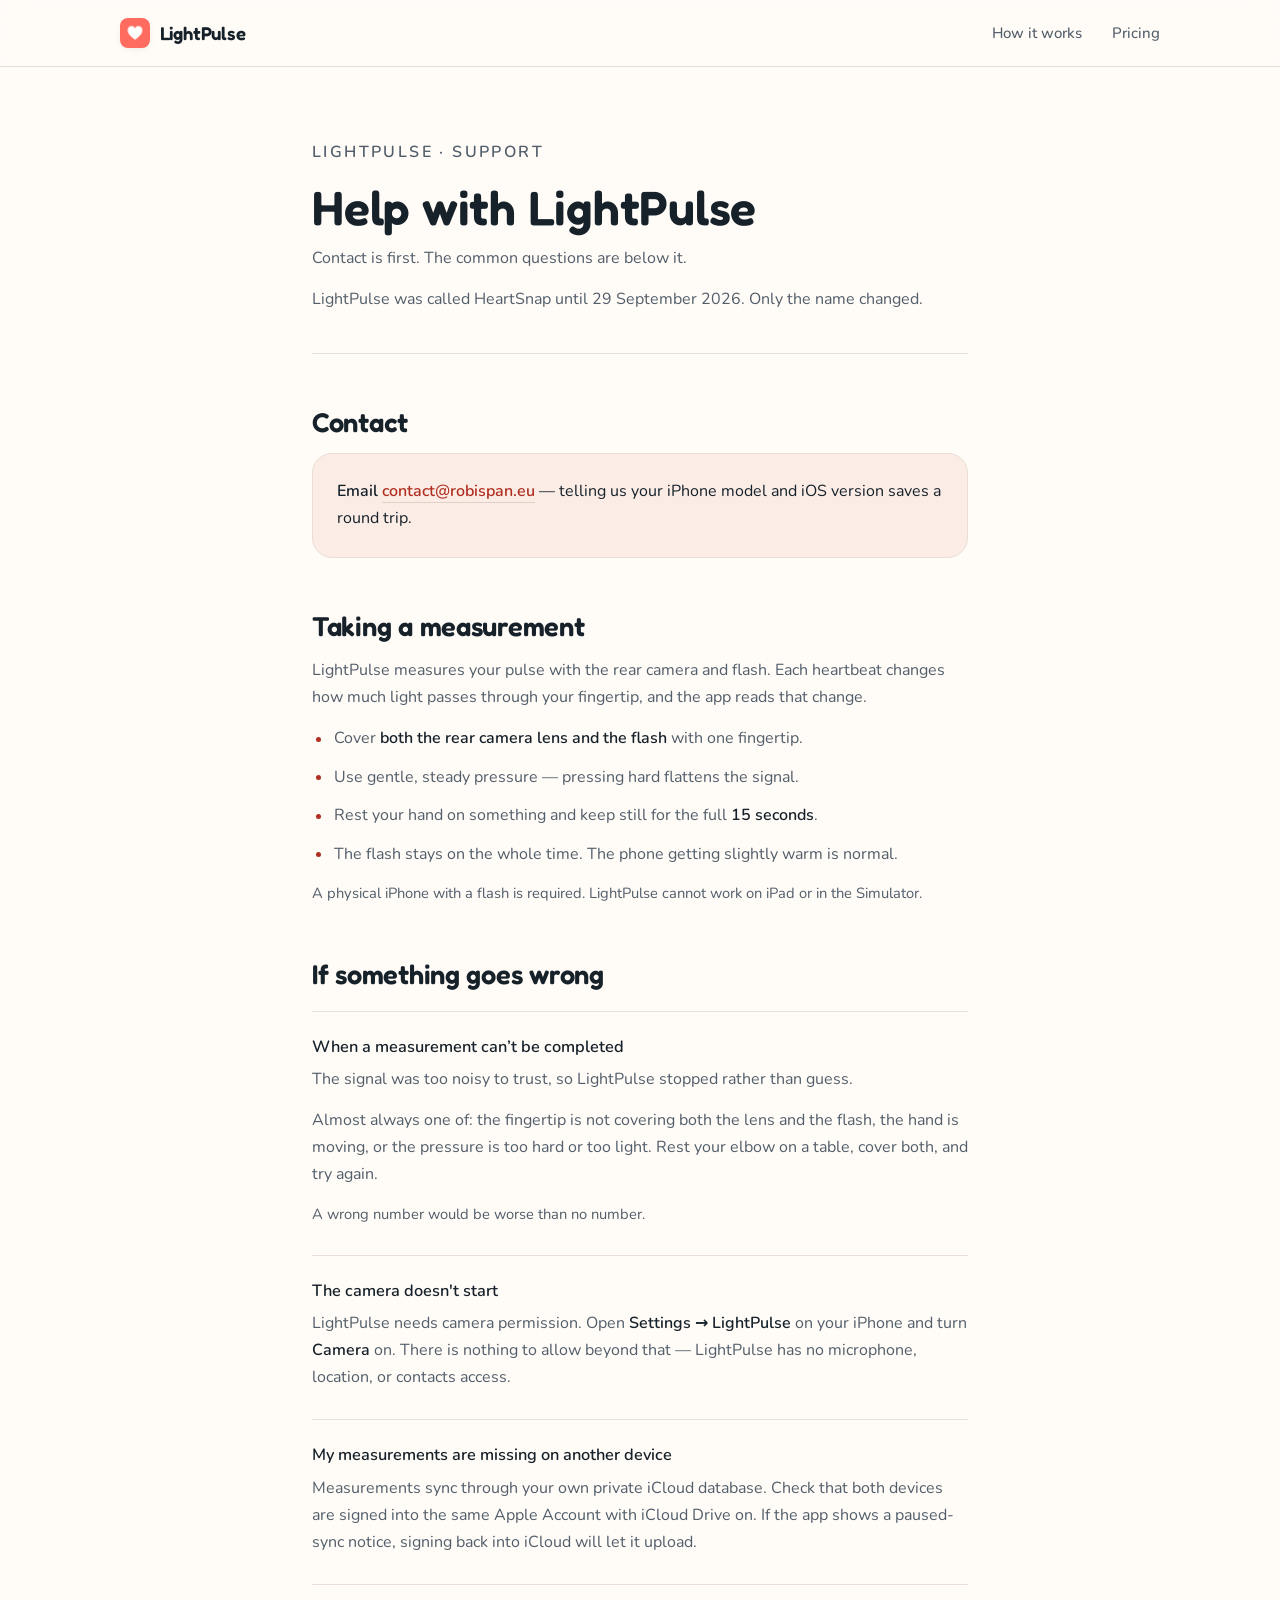
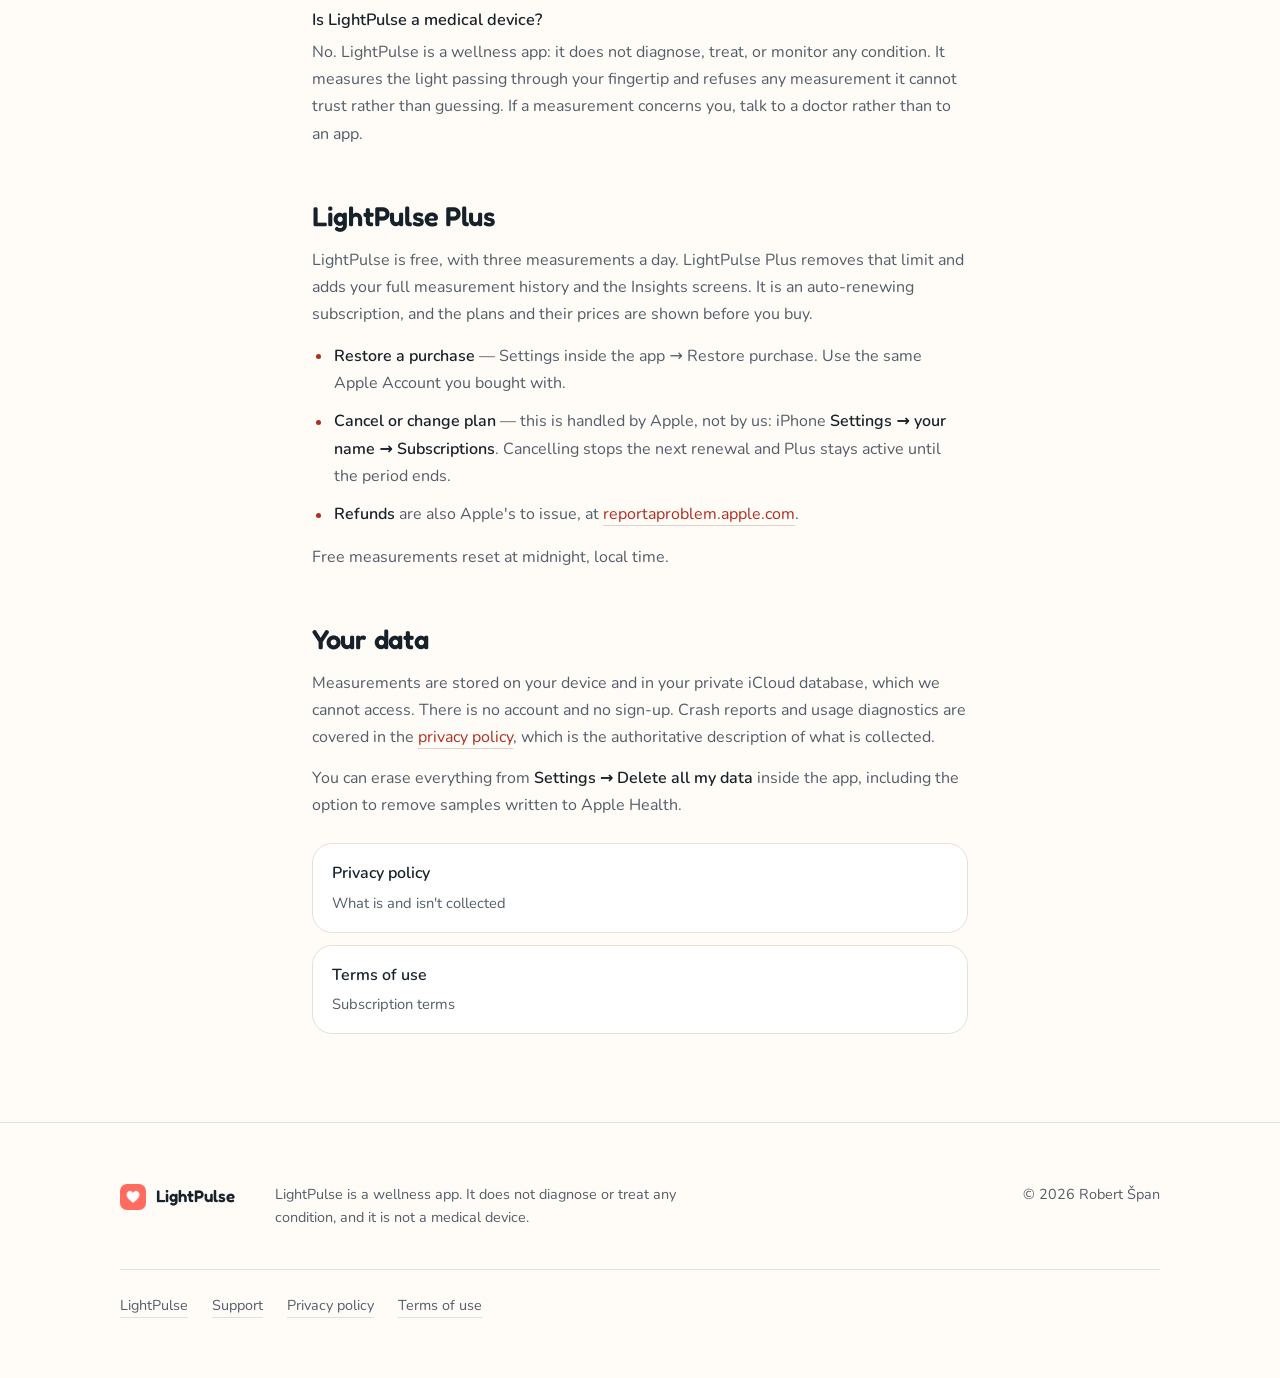
<file: lightpulse/support/index.html>
<!DOCTYPE html>
<html lang="en">
<head>
<meta charset="utf-8">
<meta name="viewport" content="width=device-width, initial-scale=1">
<title>LightPulse — Support</title>
<meta name="description" content="LightPulse support — how to take a measurement, what to do when a measurement fails, managing LightPulse Plus, and how to get in touch.">
<meta name="theme-color" content="#FFFBF7" media="(prefers-color-scheme: light)">
<meta name="theme-color" content="#101418" media="(prefers-color-scheme: dark)">
<link rel="icon" href="../assets/app-icon.png" type="image/png">
<link rel="preconnect" href="https://fonts.googleapis.com">
<link rel="preconnect" href="https://fonts.gstatic.com" crossorigin>
<link rel="stylesheet" href="https://fonts.googleapis.com/css2?family=Fredoka:wght@400..600&family=Nunito:wght@400..800&display=swap">
<link rel="stylesheet" href="../styles.css">
</head>
<body>

<a class="skip-link" href="#main">Skip to content</a>

<header class="site-head">
  <div class="wrap site-head__inner">
    <a class="wordmark" href="../">
      <img src="../assets/app-icon.png" alt="" width="1024" height="1024" decoding="async">
      <span>LightPulse</span>
    </a>
    <nav class="site-nav" aria-label="Primary">
      <a href="../#how">How it works</a>
      <a href="../#pricing">Pricing</a>
    </nav>
  </div>
</header>

<main id="main" class="doc">
  <div class="wrap doc__inner">
    <div class="doc__head">
<p class="eyebrow">LightPulse · Support</p>
<h1>Help with LightPulse</h1>
<p class="lede">Contact is first. The common questions are below it.</p>
<p>LightPulse was called HeartSnap until 29 September 2026. Only the name changed.</p>
    </div>
      <section aria-labelledby="contact-heading">
        <h2 id="contact-heading">Contact</h2>
        <div class="notice">
          <p>
            <strong>Email <a href="mailto:contact@robispan.eu">contact@robispan.eu</a></strong>
            — telling us your iPhone model and iOS version saves a round trip.
          </p>
        </div>
      </section>

      <section aria-labelledby="reading-heading">
        <h2 id="reading-heading">Taking a measurement</h2>
        <p>
          LightPulse measures your pulse with the rear camera and flash. Each heartbeat changes
          how much light passes through your fingertip, and the app reads that change.
        </p>
        <ul>
          <li>Cover <strong>both the rear camera lens and the flash</strong> with one fingertip.</li>
          <li>Use gentle, steady pressure — pressing hard flattens the signal.</li>
          <li>Rest your hand on something and keep still for the full <strong>15 seconds</strong>.</li>
          <li>The flash stays on the whole time. The phone getting slightly warm is normal.</li>
        </ul>
        <p class="muted">
          A physical iPhone with a flash is required. LightPulse cannot work on iPad or in the
          Simulator.
        </p>
      </section>

      <section aria-labelledby="problems-heading">
        <h2 id="problems-heading">If something goes wrong</h2>

        <div class="qa">
          <h3>When a measurement can’t be completed</h3>
          <p>
            The signal was too noisy to trust, so LightPulse stopped rather than guess.
          </p>
          <p>
            Almost always one of: the fingertip is not covering both the lens and the flash,
            the hand is moving, or the pressure is too hard or too light. Rest your elbow on a
            table, cover both, and try again.
          </p>
          <p class="muted">A wrong number would be worse than no number.</p>
        </div>

        <div class="qa">
          <h3>The camera doesn't start</h3>
          <p>
            LightPulse needs camera permission. Open <strong>Settings → LightPulse</strong> on
            your iPhone and turn <strong>Camera</strong> on. There is nothing to allow beyond
            that — LightPulse has no microphone, location, or contacts access.
          </p>
        </div>

        <div class="qa">
          <h3>My measurements are missing on another device</h3>
          <p>
            Measurements sync through your own private iCloud database. Check that both devices
            are signed into the same Apple Account with iCloud Drive on. If the app shows a
            paused-sync notice, signing back into iCloud will let it upload.
          </p>
        </div>

        <div class="qa">
          <h3>Is LightPulse a medical device?</h3>
          <p>
            No. LightPulse is a wellness app: it does not diagnose, treat, or monitor any
            condition. It measures the light passing through your fingertip and refuses any
            measurement it cannot trust rather than guessing. If a measurement concerns you, talk to
            a doctor rather than to an app.
          </p>
        </div>
      </section>

      <section aria-labelledby="plus-heading">
        <h2 id="plus-heading">LightPulse Plus</h2>
        <p>
          LightPulse is free, with three measurements a day. LightPulse Plus removes that limit and
          adds your full measurement history and the Insights screens. It is an auto-renewing
          subscription, and the plans and their prices are shown before you buy.
        </p>
        <ul>
          <li>
            <strong>Restore a purchase</strong> — Settings inside the app → Restore purchase.
            Use the same Apple Account you bought with.
          </li>
          <li>
            <strong>Cancel or change plan</strong> — this is handled by Apple, not by us:
            iPhone <strong>Settings → your name → Subscriptions</strong>. Cancelling stops the
            next renewal and Plus stays active until the period ends.
          </li>
          <li>
            <strong>Refunds</strong> are also Apple's to issue, at
            <a href="https://reportaproblem.apple.com" target="_blank" rel="noopener"
              >reportaproblem.apple.com</a
            >.
          </li>
        </ul>
        <p>Free measurements reset at midnight, local time.</p>
      </section>

      <section aria-labelledby="data-heading">
        <h2 id="data-heading">Your data</h2>
        <p>
          Measurements are stored on your device and in your private iCloud database, which we
          cannot access. There is no account and no sign-up. Crash reports and usage
          diagnostics are covered in the <a href="../privacy/">privacy policy</a>, which is the
          authoritative description of what is collected.
        </p>
        <p>
          You can erase everything from <strong>Settings → Delete all my data</strong> inside
          the app, including the option to remove samples written to Apple Health.
        </p>
        <ul class="routes">
          <li>
            <a class="route" href="../privacy/">Privacy policy<span>What is and isn't collected</span></a>
          </li>
          <li>
            <a class="route" href="../terms/">Terms of use<span>Subscription terms</span></a>
          </li>
        </ul>
      </section>
    
  </div>
</main>

<footer class="site-foot">
  <div class="wrap site-foot__inner">
    <div class="site-foot__brand">
      <img src="../assets/app-icon.png" alt="" width="1024" height="1024" loading="lazy" decoding="async">
      <span>LightPulse</span>
    </div>
    <div class="site-foot__text">
      <p>LightPulse is a wellness app. It does not diagnose or treat any condition, and it is not a medical device.</p>
    </div>
    <p class="site-foot__meta">&copy; 2026 Robert &#352;pan</p>
    <nav class="site-foot__links" aria-label="LightPulse pages">
      <a href="../">LightPulse</a>
      <a href="../support/" aria-current="page">Support</a>
      <a href="../privacy/">Privacy policy</a>
      <a href="../terms/">Terms of use</a>
    </nav>
  </div>
</footer>

</body>
</html>
</file>
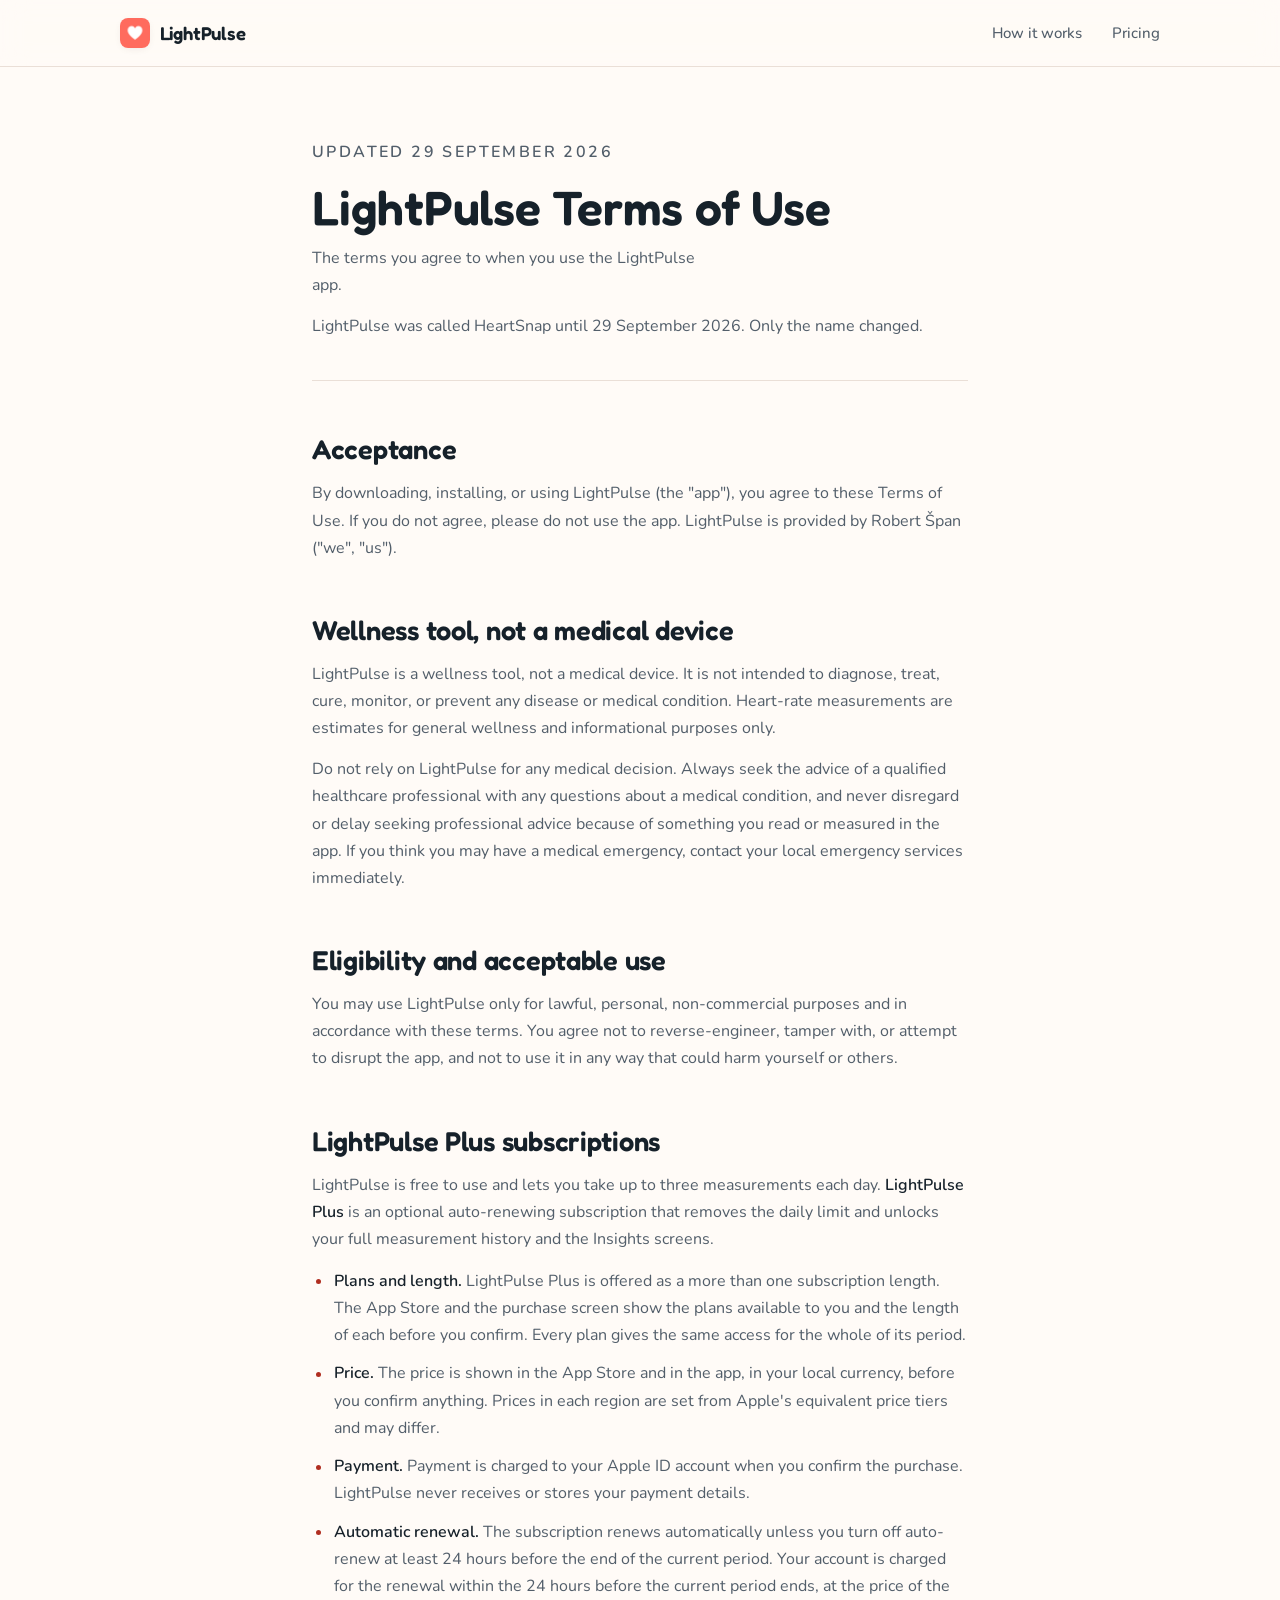
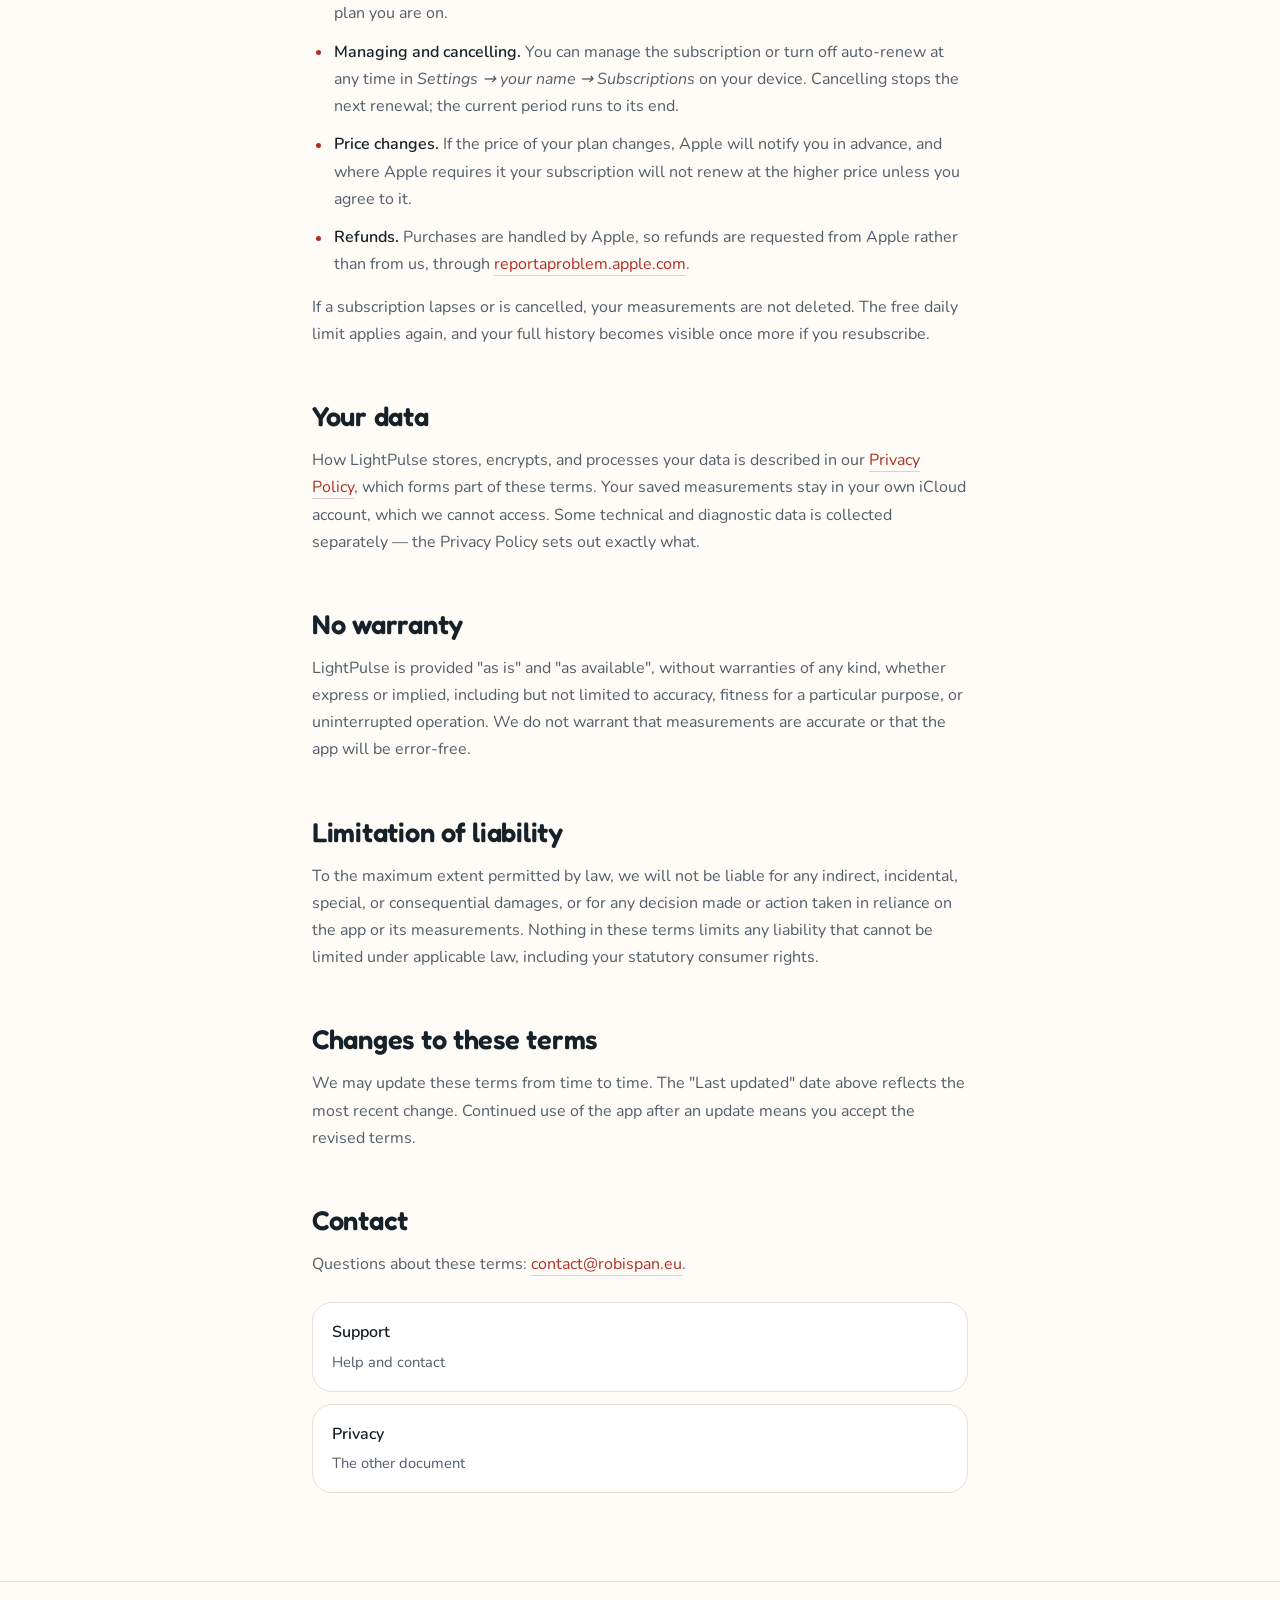
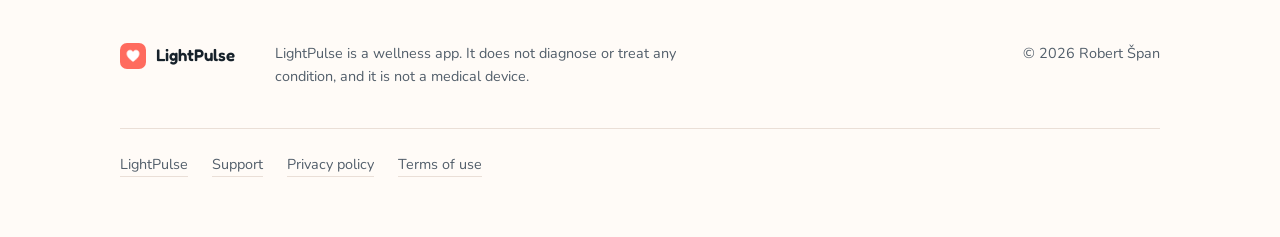
<file: lightpulse/terms/index.html>
<!DOCTYPE html>
<html lang="en">
<head>
<meta charset="utf-8">
<meta name="viewport" content="width=device-width, initial-scale=1">
<title>LightPulse — Terms of Use</title>
<meta name="description" content="LightPulse terms of use — the wellness, non-medical, subscription, and acceptable-use terms for the iOS app.">
<meta name="theme-color" content="#FFFBF7" media="(prefers-color-scheme: light)">
<meta name="theme-color" content="#101418" media="(prefers-color-scheme: dark)">
<link rel="icon" href="../assets/app-icon.png" type="image/png">
<link rel="preconnect" href="https://fonts.googleapis.com">
<link rel="preconnect" href="https://fonts.gstatic.com" crossorigin>
<link rel="stylesheet" href="https://fonts.googleapis.com/css2?family=Fredoka:wght@400..600&family=Nunito:wght@400..800&display=swap">
<link rel="stylesheet" href="../styles.css">
</head>
<body>

<a class="skip-link" href="#main">Skip to content</a>

<header class="site-head">
  <div class="wrap site-head__inner">
    <a class="wordmark" href="../">
      <img src="../assets/app-icon.png" alt="" width="1024" height="1024" decoding="async">
      <span>LightPulse</span>
    </a>
    <nav class="site-nav" aria-label="Primary">
      <a href="../#how">How it works</a>
      <a href="../#pricing">Pricing</a>
    </nav>
  </div>
</header>

<main id="main" class="doc">
  <div class="wrap doc__inner">
    <div class="doc__head">
<p class="eyebrow">Updated 29 September 2026</p>
<h1>LightPulse Terms of Use</h1>
<p class="lede">The terms you agree to when you use the LightPulse app.</p>
<p>LightPulse was called HeartSnap until 29 September 2026. Only the name changed.</p>
    </div>
      <section aria-labelledby="acceptance-heading">
        <h2 id="acceptance-heading">Acceptance</h2>
        <p>
          By downloading, installing, or using LightPulse (the "app"), you agree
          to these Terms of Use. If you do not agree, please do not use the app.
          LightPulse is provided by Robert Špan ("we", "us").
        </p>
      </section>

      <section aria-labelledby="wellness-heading">
        <h2 id="wellness-heading">Wellness tool, not a medical device</h2>
        <p>
          LightPulse is a wellness tool, not a medical device. It is not intended
          to diagnose, treat, cure, monitor, or prevent any disease or medical
          condition. Heart-rate measurements are estimates for general wellness
          and informational purposes only.
        </p>
        <p>
          Do not rely on LightPulse for any medical decision. Always seek the
          advice of a qualified healthcare professional with any questions about
          a medical condition, and never disregard or delay seeking professional
          advice because of something you read or measured in the app. If you
          think you may have a medical emergency, contact your local emergency
          services immediately.
        </p>
      </section>

      <section aria-labelledby="eligibility-heading">
        <h2 id="eligibility-heading">Eligibility and acceptable use</h2>
        <p>
          You may use LightPulse only for lawful, personal, non-commercial
          purposes and in accordance with these terms. You agree not to
          reverse-engineer, tamper with, or attempt to disrupt the app, and not
          to use it in any way that could harm yourself or others.
        </p>
      </section>

      <section aria-labelledby="subscription-heading">
        <h2 id="subscription-heading">LightPulse Plus subscriptions</h2>
        <p>
          LightPulse is free to use and lets you take up to three measurements each
          day. <strong>LightPulse Plus</strong> is an optional auto-renewing
          subscription that removes the daily limit and unlocks your full
          measurement history and the Insights screens.
        </p>
        <ul>
          <li>
            <strong>Plans and length.</strong> LightPulse Plus is offered as a
            more than one subscription length. The App Store and the purchase
            screen show the plans available to you and the length of each before
            you confirm. Every plan gives the same access for the whole of its
            period.
          </li>
          <li>
            <strong>Price.</strong> The price is shown in the App Store and in
            the app, in your local currency, before you confirm anything. Prices
            in each region are set from Apple's equivalent price tiers and may
            differ.
          </li>
          <li>
            <strong>Payment.</strong> Payment is charged to your Apple ID
            account when you confirm the purchase. LightPulse never receives or
            stores your payment details.
          </li>
          <li>
            <strong>Automatic renewal.</strong> The subscription renews
            automatically unless you turn off auto-renew at least 24 hours
            before the end of the current period. Your account is charged for
            the renewal within the 24 hours before the current period ends, at
            the price of the plan you are on.
          </li>
          <li>
            <strong>Managing and cancelling.</strong> You can manage the
            subscription or turn off auto-renew at any time in
            <em>Settings → your name → Subscriptions</em> on your device.
            Cancelling stops the next renewal; the current period runs to its
            end.
          </li>
          <li>
            <strong>Price changes.</strong> If the price of your plan changes,
            Apple will notify you in advance, and where Apple requires it your
            subscription will not renew at the higher price unless you agree to
            it.
          </li>
          <li>
            <strong>Refunds.</strong> Purchases are handled by Apple, so
            refunds are requested from Apple rather than from us, through
            <a href="https://reportaproblem.apple.com" class="link"
              >reportaproblem.apple.com</a
            >.
          </li>
        </ul>
        <p>
          If a subscription lapses or is cancelled, your measurements are not
          deleted. The free daily limit applies again, and your full history
          becomes visible once more if you resubscribe.
        </p>
      </section>

      <section aria-labelledby="data-heading">
        <h2 id="data-heading">Your data</h2>
        <p>
          How LightPulse stores, encrypts, and processes your data is described
          in our
          <a href="../privacy/" class="link">Privacy Policy</a>, which forms part
          of these terms. Your saved measurements stay in your own iCloud account,
          which we cannot access. Some technical and diagnostic data is
          collected separately — the Privacy Policy sets out exactly what.
        </p>
      </section>

      <section aria-labelledby="warranty-heading">
        <h2 id="warranty-heading">No warranty</h2>
        <p>
          LightPulse is provided "as is" and "as available", without warranties
          of any kind, whether express or implied, including but not limited to
          accuracy, fitness for a particular purpose, or uninterrupted
          operation. We do not warrant that measurements are accurate or that
          the app will be error-free.
        </p>
      </section>

      <section aria-labelledby="liability-heading">
        <h2 id="liability-heading">Limitation of liability</h2>
        <p>
          To the maximum extent permitted by law, we will not be liable for any
          indirect, incidental, special, or consequential damages, or for any
          decision made or action taken in reliance on the app or its
          measurements. Nothing in these terms limits any liability that cannot
          be limited under applicable law, including your statutory consumer
          rights.
        </p>
      </section>

      <section aria-labelledby="changes-heading">
        <h2 id="changes-heading">Changes to these terms</h2>
        <p>
          We may update these terms from time to time. The "Last updated" date
          above reflects the most recent change. Continued use of the app after
          an update means you accept the revised terms.
        </p>
      </section>

      <section aria-labelledby="contact-heading">
        <h2 id="contact-heading">Contact</h2>
        <p>
          Questions about these terms:
          <a href="mailto:contact@robispan.eu" class="link">contact@robispan.eu</a>.
        </p>
      </section>
      <nav class="page-nav" aria-label="More LightPulse pages">
        <ul class="routes">
          <li><a class="route" href="../support/">Support<span>Help and contact</span></a></li>
          <li><a class="route" href="../privacy/">Privacy<span>The other document</span></a></li>
        </ul>
      </nav>
    
  </div>
</main>

<footer class="site-foot">
  <div class="wrap site-foot__inner">
    <div class="site-foot__brand">
      <img src="../assets/app-icon.png" alt="" width="1024" height="1024" loading="lazy" decoding="async">
      <span>LightPulse</span>
    </div>
    <div class="site-foot__text">
      <p>LightPulse is a wellness app. It does not diagnose or treat any condition, and it is not a medical device.</p>
    </div>
    <p class="site-foot__meta">&copy; 2026 Robert &#352;pan</p>
    <nav class="site-foot__links" aria-label="LightPulse pages">
      <a href="../">LightPulse</a>
      <a href="../support/">Support</a>
      <a href="../privacy/">Privacy policy</a>
      <a href="../terms/" aria-current="page">Terms of use</a>
    </nav>
  </div>
</footer>

</body>
</html>
</file>
<file: lightpulse/styles.css>
/* ============================================================
   LightPulse — marketing page
   Palette sampled from the app itself; contrast verified in
   contrast-check.md. Never use the `font:` shorthand: WebKit
   silently drops a shorthand containing var().
   ============================================================ */

/* ---------- tokens: light ---------- */
:root {
  --bg:            #FFFBF7;
  --surface:       #FFFFFF;
  --warm:          #FBEDE6;
  --ink:           #16212A;
  --muted:         #525E6A;
  --coral-text:    #B02E20;
  --coral-btn:     #C93A2C;
  --coral-btn-hov: #A82F23;
  --on-coral:      #FFFFFF;
  --coral-graphic: #FF6B5E;
  --hairline:      #EADFD7;
  --hairline-2:    #DFD1C7;
  --focus:         #B02E20;
  --head-bg:       rgba(255, 251, 247, 0.82);
  --bezel:         linear-gradient(155deg, #46525C 0%, #202830 38%, #12181D 100%);
  --bezel-ring:    rgba(255, 255, 255, 0.22);
  --screen-bg:     #FCF6EE;
  --shadow-lg:     0 34px 60px -26px rgba(74, 38, 30, 0.42), 0 10px 24px -14px rgba(74, 38, 30, 0.22);
  --shadow-sm:     0 2px 10px -4px rgba(74, 38, 30, 0.16);
  --bloom-1:       rgba(255, 107, 94, 0.20);
  --bloom-2:       rgba(255, 168, 130, 0.10);
  --trace-op:      0.22;

  --font-display: 'Fredoka', system-ui, -apple-system, 'Segoe UI', Roboto, Helvetica, Arial, sans-serif;
  --font-sans: 'Nunito', system-ui, -apple-system, 'Segoe UI', Roboto, Helvetica, Arial, sans-serif;

  --wrap: 1120px;
  --gutter: clamp(1.25rem, 5vw, 2.5rem);
  --radius: 20px;
}

/* ---------- tokens: dark (only what changes) ---------- */
@media (prefers-color-scheme: dark) {
  :root {
    --bg:            #101418;
    --surface:       #191F25;
    --warm:          #1E1917;
    --ink:           #F3EEE9;
    --muted:         #A3AEB8;
    --coral-text:    #FF8E7F;
    --coral-btn:     #FF6B5E;
    --coral-btn-hov: #FF8579;
    --on-coral:      #241110;
    --hairline:      #2A3239;
    --hairline-2:    #38424B;
    --focus:         #FF8E7F;
    --head-bg:       rgba(16, 20, 24, 0.82);
    --bezel:         linear-gradient(155deg, #59646E 0%, #262E36 38%, #0C1115 100%);
    --shadow-lg:     0 34px 64px -26px rgba(0, 0, 0, 0.72), 0 10px 24px -14px rgba(0, 0, 0, 0.5);
    --shadow-sm:     0 2px 10px -4px rgba(0, 0, 0, 0.5);
    --bloom-1:       rgba(255, 107, 94, 0.20);
    --bloom-2:       rgba(255, 140, 110, 0.10);
    --trace-op:      0.26;
  }
}

/* ---------- reset ---------- */
*, *::before, *::after { box-sizing: border-box; }

html { -webkit-text-size-adjust: 100%; scroll-behavior: smooth; }

body {
  margin: 0;
  background-color: var(--bg);
  color: var(--ink);
  font-family: var(--font-sans);
  font-size: 1rem;
  font-weight: 400;
  line-height: 1.65;
  -webkit-font-smoothing: antialiased;
  overflow-x: hidden;
}

h1, h2, h3 { margin: 0; font-weight: 500; }
p { margin: 0; }
ul, ol, dl, dd { margin: 0; padding: 0; }
li { list-style: none; }
img { display: block; max-width: 100%; height: auto; }
svg { display: block; }

a { color: var(--coral-text); }

:focus-visible {
  outline: 2px solid var(--focus);
  outline-offset: 3px;
  border-radius: 6px;
}

.skip-link {
  position: absolute;
  left: -9999px;
  top: 0;
  z-index: 100;
  padding: 0.75rem 1.1rem;
  background-color: var(--surface);
  color: var(--ink);
  border-radius: 0 0 10px 0;
  text-decoration: none;
  font-weight: 600;
}
.skip-link:focus { left: 0; }

.wrap {
  width: 100%;
  max-width: var(--wrap);
  margin-inline: auto;
  padding-inline: var(--gutter);
}

/* ---------- type ---------- */
h1 {
  font-family: var(--font-display);
  font-size: clamp(2.05rem, 4.9vw, 3.35rem);
  font-weight: 500;
  line-height: 1.12;
  letter-spacing: -0.008em;
  text-wrap: balance;
}

h2 {
  font-family: var(--font-display);
  font-size: clamp(1.65rem, 3.1vw, 2.25rem);
  font-weight: 500;
  line-height: 1.18;
  letter-spacing: -0.006em;
  text-wrap: balance;
}

h3 {
  font-family: var(--font-display);
  font-size: 1.3rem;
  font-weight: 600;
  line-height: 1.25;
}

.eyebrow {
  font-size: 0.78rem;
  font-weight: 600;
  line-height: 1.4;
  letter-spacing: 0.15em;
  text-transform: uppercase;
  color: var(--coral-text);
  margin-bottom: 1rem;
}

.lede {
  font-size: clamp(1.06rem, 1.5vw, 1.24rem);
  line-height: 1.6;
  color: var(--muted);
  max-width: 40ch;
}

.fineprint {
  font-size: 0.92rem;
  line-height: 1.55;
  color: var(--muted);
}

/* ---------- header ---------- */
.site-head {
  position: sticky;
  top: 0;
  z-index: 50;
  background-color: var(--head-bg);
  backdrop-filter: saturate(1.4) blur(14px);
  -webkit-backdrop-filter: saturate(1.4) blur(14px);
  border-bottom: 1px solid var(--hairline);
}

.site-head__inner {
  display: flex;
  align-items: center;
  justify-content: space-between;
  gap: 1rem;
  min-height: 66px;
}

.wordmark {
  display: inline-flex;
  align-items: center;
  gap: 0.6rem;
  color: var(--ink);
  text-decoration: none;
  font-family: var(--font-display);
  font-size: 1.16rem;
  font-weight: 600;
  letter-spacing: -0.01em;
}
.wordmark img {
  width: 30px;
  height: 30px;
  border-radius: 8px;
  box-shadow: var(--shadow-sm);
}

.site-nav {
  display: flex;
  align-items: center;
  gap: clamp(0.85rem, 2.4vw, 1.9rem);
}
.site-nav > a:not(.btn) {
  color: var(--muted);
  text-decoration: none;
  font-size: 0.94rem;
  font-weight: 500;
}
.site-nav > a:not(.btn):hover { color: var(--ink); }

@media (max-width: 559px) {
  .site-nav > a:not(.btn) { display: none; }
}

/* ---------- buttons ---------- */
.btn {
  display: inline-flex;
  align-items: center;
  justify-content: center;
  text-align: center;
  background-color: var(--coral-btn);
  color: var(--on-coral);
  text-decoration: none;
  font-family: var(--font-sans);
  font-size: 0.98rem;
  font-weight: 600;
  line-height: 1.2;
  padding: 0.9rem 1.6rem;
  border-radius: 999px;
  border: 0;
  transition: background-color 0.18s ease, transform 0.18s ease, box-shadow 0.18s ease;
}
.btn:hover {
  background-color: var(--coral-btn-hov);
  transform: translateY(-1px);
  box-shadow: 0 10px 22px -12px rgba(201, 58, 44, 0.8);
}
.btn:active { transform: translateY(0); }
.btn--lg { font-size: 1.04rem; padding: 1.05rem 2rem; }
.btn--sm { font-size: 0.88rem; padding: 0.56rem 1.1rem; }

/* ---------- hero ---------- */
.hero {
  position: relative;
  overflow: hidden;
  padding-block: clamp(3rem, 8vw, 6rem) clamp(3.5rem, 9vw, 7rem);
}

.hero__bloom {
  position: absolute;
  z-index: 0;
  top: -18%;
  right: -14%;
  width: min(880px, 105vw);
  aspect-ratio: 1;
  pointer-events: none;
  background:
    radial-gradient(circle at 50% 50%, var(--bloom-1) 0%, transparent 62%),
    radial-gradient(circle at 62% 42%, var(--bloom-2) 0%, transparent 58%);
}

/* The trace bleeds off both edges but is masked away on the left so it never
   sits behind the headline; it reads as a pulse running out from the device. */
.hero__trace {
  position: absolute;
  z-index: 0;
  left: -10%;
  width: 150%;
  height: auto;
  top: 78%;
  transform: translateY(-50%);
  color: var(--coral-graphic);
  opacity: var(--trace-op);
  pointer-events: none;
  -webkit-mask-image: linear-gradient(to right, transparent 4%, #000 34%, #000 88%, transparent 100%);
  mask-image: linear-gradient(to right, transparent 4%, #000 34%, #000 88%, transparent 100%);
}

@media (min-width: 900px) {
  .hero__trace {
    top: 50%;
    -webkit-mask-image: linear-gradient(to right, transparent 42%, #000 58%, #000 88%, transparent 100%);
    mask-image: linear-gradient(to right, transparent 42%, #000 58%, #000 88%, transparent 100%);
  }
}

.hero__trace-path {
  stroke-dasharray: 1;
  stroke-dashoffset: 1;
  animation: trace-draw 2.8s cubic-bezier(0.22, 0.61, 0.36, 1) 0.15s forwards;
}

@keyframes trace-draw { to { stroke-dashoffset: 0; } }

.hero__inner {
  position: relative;
  z-index: 1;
  display: grid;
  gap: clamp(2.5rem, 6vw, 3rem);
  align-items: center;
}

.hero__copy { max-width: 36rem; }
.hero h1 { margin-bottom: 1.2rem; }
.hero .lede { margin-bottom: 2rem; }
.hero__cta { margin-bottom: 1rem; }
.hero__device { display: flex; justify-content: center; }

@media (min-width: 900px) {
  .hero__inner {
    grid-template-columns: minmax(0, 1.05fr) minmax(0, 0.95fr);
    gap: clamp(2rem, 5vw, 4rem);
  }
  .hero__device { justify-content: flex-end; }
}

/* ---------- device frame ---------- */
.device {
  width: var(--dw, 270px);
  max-width: 100%;
  margin-inline: auto;
}

.device__frame {
  position: relative;
  padding: calc(var(--dw, 270px) * 0.032);
  border-radius: calc(var(--dw, 270px) * 0.152);
  background-image: var(--bezel);
  box-shadow: var(--shadow-lg);
}
.device__frame::after {
  content: '';
  position: absolute;
  inset: 0;
  border-radius: inherit;
  border: 1px solid var(--bezel-ring);
  pointer-events: none;
}

.device__screen {
  position: relative;
  overflow: hidden;
  aspect-ratio: 1012 / 2068;
  border-radius: calc(var(--dw, 270px) * 0.124);
  background-color: var(--screen-bg);
}

/* Crops the App Store caption off each frame and shows only the app screen:
   source card occupies x 154–1166, y 800–2868 of a 1320×2868 image. */
.device__screen img {
  position: absolute;
  top: 0;
  left: -15.217%;
  width: 130.435%;
  max-width: none;
  height: auto;
  transform: translateY(-27.894%);
}

.device--hero { --dw: clamp(215px, 60vw, 300px); }
@media (min-width: 900px) { .device--hero { --dw: clamp(255px, 26vw, 320px); } }

/* ---------- sections ---------- */
.section { padding-block: clamp(4rem, 10vw, 7.5rem); }
.section--tight { padding-block: clamp(3.5rem, 8vw, 5.5rem); }
.section--warm { background-color: var(--warm); }

.lede-block { max-width: 46rem; }
.lede-block h2 { margin-bottom: 1.1rem; }
.lede-block p {
  font-size: clamp(1.02rem, 1.4vw, 1.16rem);
  line-height: 1.65;
  color: var(--muted);
  max-width: 44ch;
}
.lede-block--center {
  margin-inline: auto;
  text-align: center;
}
.lede-block--center p { margin-inline: auto; }

/* Overrides `.lede-block p`'s larger size so a disclaimer stacked under the
   main paragraph reads as visually secondary, not a second body sentence. */
.lede-block p.fineprint {
  max-width: none;
  font-size: 0.86rem;
  margin-top: 0.9rem;
}

/* ---------- the fifteen-second window graphic ---------- */
.window {
  margin: clamp(2.5rem, 6vw, 3.75rem) 0 clamp(2.75rem, 7vw, 4.25rem);
}
.window__scroll {
  overflow-x: auto;
  padding-bottom: 0.4rem;
}
.window__svg {
  width: 100%;
  height: auto;
  color: var(--coral-text);
}
.window__path {
  stroke-dasharray: 1;
  stroke-dashoffset: 1;
}
.window.is-in .window__path {
  animation: trace-draw 3.4s cubic-bezier(0.3, 0.65, 0.35, 1) forwards;
}
.window__axis { color: var(--muted); }
.window__labels {
  display: flex;
  justify-content: space-between;
  margin-top: 0.35rem;
  font-size: 0.82rem;
  font-weight: 500;
  letter-spacing: 0.06em;
  color: var(--muted);
  font-variant-numeric: tabular-nums;
}
.window figcaption {
  margin-top: 0.9rem;
  font-size: 0.88rem;
  line-height: 1.5;
  color: var(--muted);
}

/* Stroke widths are in user units, so they shrink with the SVG. Scale them up
   on narrow screens to keep the trace and axis above hairline thinness. */
@media (max-width: 760px) {
  .window__path { stroke-width: 7; }
  .window__axis line { stroke-width: 5; }
  .window__svg pattern line { stroke-width: 6; }
}

/* ---------- steps ---------- */
.how {
  display: grid;
  gap: clamp(2.5rem, 6vw, 4rem);
  align-items: center;
}
@media (min-width: 860px) {
  .how { grid-template-columns: minmax(0, 1fr) auto; }
}

.steps { display: grid; gap: 0; max-width: 34rem; }
.steps li {
  display: grid;
  grid-template-columns: auto minmax(0, 1fr);
  gap: 1.1rem;
  align-items: start;
  padding-block: 1.35rem;
  border-top: 1px solid var(--hairline);
}
.steps li:first-child { border-top: 0; padding-top: 0; }
.steps li:last-child { padding-bottom: 0; }
.steps__n {
  display: grid;
  place-items: center;
  width: 2.1rem;
  height: 2.1rem;
  border-radius: 999px;
  background-color: var(--surface);
  border: 1px solid var(--hairline-2);
  color: var(--coral-text);
  font-family: var(--font-display);
  font-size: 0.98rem;
  font-weight: 600;
  line-height: 1;
}
.steps p {
  font-size: 1.06rem;
  line-height: 1.6;
  padding-top: 0.1rem;
}
.how__device { --dw: clamp(200px, 46vw, 236px); }

/* ---------- staggered pair ---------- */
.stagger {
  display: flex;
  justify-content: center;
  align-items: flex-start;
  gap: clamp(0.9rem, 2.6vw, 2.25rem);
  margin-top: clamp(2.5rem, 6vw, 4rem);
}
.stagger__item { --dw: clamp(130px, 34vw, 280px); flex: 0 1 auto; min-width: 0; }
@media (min-width: 700px) {
  .stagger__item--a { transform: translateY(-1.5rem); }
  .stagger__item--b { transform: translateY(2.5rem); }
  .stagger { margin-bottom: 2.5rem; }
}

/* ---------- insights ---------- */
.insights {
  display: grid;
  gap: clamp(2.5rem, 6vw, 4.5rem);
  align-items: center;
}
@media (min-width: 880px) {
  .insights { grid-template-columns: minmax(0, 1fr) minmax(0, 0.85fr); }
}
.insights__copy h2 { margin-bottom: 1.1rem; }
.lede-p {
  font-size: clamp(1.02rem, 1.4vw, 1.16rem);
  line-height: 1.65;
  color: var(--muted);
  max-width: 40ch;
  margin-bottom: 2.25rem;
}
.insights__list { display: grid; gap: 1.6rem; max-width: 34rem; }
.insights__list dt {
  font-family: var(--font-display);
  font-size: 1.16rem;
  font-weight: 600;
  line-height: 1.3;
  margin-bottom: 0.3rem;
}
.insights__list dd {
  color: var(--muted);
  font-size: 1rem;
  line-height: 1.6;
  padding-left: 0;
  border-left: 2px solid var(--hairline-2);
  padding-left: 0.9rem;
  margin-left: 0;
}
.insights__list dt { padding-left: 0.9rem; border-left: 2px solid var(--coral-graphic); }
.insights__device { --dw: clamp(220px, 58vw, 310px); display: flex; justify-content: center; }
@media (min-width: 880px) { .insights__device { justify-content: flex-end; } }

/* ---------- pricing ---------- */
.plans {
  display: grid;
  gap: clamp(1.1rem, 2.5vw, 1.6rem);
  margin-top: clamp(2.25rem, 5vw, 3.25rem);
}
@media (min-width: 760px) {
  .plans { grid-template-columns: repeat(2, minmax(0, 1fr)); }
}

.plan {
  display: flex;
  flex-direction: column;
  background-color: var(--surface);
  border: 1px solid var(--hairline-2);
  border-radius: var(--radius);
  padding: clamp(1.6rem, 3.5vw, 2.25rem);
  box-shadow: var(--shadow-sm);
}
.plan--paid { border-color: var(--coral-graphic); }

.plan__name { margin-bottom: 1rem; }

.plan__list {
  display: grid;
  gap: 0.8rem;
  margin-top: 1.75rem;
  padding-top: 1.6rem;
  border-top: 1px solid var(--hairline);
}
.plan__list li {
  position: relative;
  padding-left: 1.6rem;
  font-size: 1rem;
  line-height: 1.55;
}
.plan__list li::before {
  content: '';
  position: absolute;
  left: 0;
  top: 0.62em;
  width: 8px;
  height: 8px;
  border-radius: 999px;
  background-color: var(--coral-graphic);
}
.pricing__cta {
  margin-top: clamp(2rem, 5vw, 3rem);
  text-align: center;
}

/* ---------- footer ---------- */
.site-foot {
  border-top: 1px solid var(--hairline);
  padding-block: clamp(2.5rem, 6vw, 3.75rem);
  background-color: var(--bg);
}
.site-foot__inner {
  display: grid;
  gap: 1.5rem;
}
@media (min-width: 780px) {
  .site-foot__inner {
    grid-template-columns: auto minmax(0, 1fr) auto;
    align-items: start;
    gap: 2.5rem;
  }
}
.site-foot__brand {
  display: flex;
  flex-wrap: wrap;
  align-items: center;
  gap: 0.6rem;
  font-family: var(--font-display);
  font-size: 1.05rem;
  font-weight: 600;
}
.site-foot__brand img {
  width: 26px;
  height: 26px;
  border-radius: 7px;
}
.site-foot__text {
  display: grid;
  gap: 0.6rem;
  max-width: 46ch;
}
.site-foot__text p {
  font-size: 0.9rem;
  line-height: 1.6;
  color: var(--muted);
}
.site-foot__meta {
  font-size: 0.9rem;
  line-height: 1.6;
  color: var(--muted);
}

/* ---------- reveal ---------- */
[data-reveal='ready'] .reveal {
  opacity: 0;
  transform: translateY(18px);
}
[data-reveal='ready'] .reveal.is-in {
  opacity: 1;
  transform: none;
  transition: opacity 0.7s cubic-bezier(0.22, 0.61, 0.36, 1),
              transform 0.7s cubic-bezier(0.22, 0.61, 0.36, 1);
}
/* the staggered pair keeps its offset transform once revealed */
@media (min-width: 700px) {
  [data-reveal='ready'] .stagger__item--a.is-in { transform: translateY(-1.5rem); }
  [data-reveal='ready'] .stagger__item--b.is-in { transform: translateY(2.5rem); }
}

/* ---------- motion preferences ---------- */
@media (prefers-reduced-motion: reduce) {
  html { scroll-behavior: auto; }
  *, *::before, *::after {
    animation-duration: 0.001ms !important;
    animation-iteration-count: 1 !important;
    transition-duration: 0.001ms !important;
  }
  .hero__trace-path,
  .window__path { stroke-dashoffset: 0; animation: none; }
  [data-reveal='ready'] .reveal { opacity: 1; transform: none; }
  @media (min-width: 700px) {
    [data-reveal='ready'] .stagger__item--a { transform: translateY(-1.5rem); }
    [data-reveal='ready'] .stagger__item--b { transform: translateY(2.5rem); }
  }
  .btn:hover { transform: none; }
}

/* ---------- footer page links ---------- */
.site-foot__links {
  display: flex;
  flex-wrap: wrap;
  gap: 0.5rem 1.5rem;
}
.site-foot__links a {
  font-family: var(--font-sans);
  font-size: 0.9rem;
  line-height: 1.6;
  color: var(--muted);
  text-decoration: none;
  border-bottom: 1px solid var(--hairline);
}
.site-foot__links a:hover {
  color: var(--ink);
  border-bottom-color: currentColor;
}
@media (min-width: 780px) {
  .site-foot__links {
    grid-column: 1 / -1;
    padding-top: 1.5rem;
    border-top: 1px solid var(--hairline);
  }
}

/* ---------- document pages (support, privacy, terms) ---------- */
.doc {
  padding-block: clamp(2.5rem, 7vw, 4.5rem) clamp(3rem, 8vw, 5.5rem);
}
.doc__inner {
  max-width: 46rem;
}
.doc__head {
  padding-bottom: clamp(1.75rem, 4vw, 2.5rem);
  margin-bottom: clamp(1.75rem, 4vw, 2.5rem);
  border-bottom: 1px solid var(--hairline);
}
.doc h1 {
  font-family: var(--font-display);
  font-size: clamp(2rem, 5.2vw, 3rem);
  font-weight: 600;
  line-height: 1.08;
  letter-spacing: -0.005em;
  color: var(--ink);
  margin-top: 0.4rem;
}
.doc section {
  margin-top: clamp(2.25rem, 5vw, 3.25rem);
}
.doc h2 {
  font-family: var(--font-display);
  font-size: clamp(1.35rem, 2.6vw, 1.7rem);
  font-weight: 600;
  line-height: 1.2;
  letter-spacing: -0.01em;
  color: var(--ink);
  margin-bottom: 0.9rem;
}
.doc h3 {
  font-family: var(--font-sans);
  font-size: 1.02rem;
  font-weight: 600;
  line-height: 1.35;
  color: var(--ink);
  margin-bottom: 0.5rem;
}
.doc p,
.doc li {
  font-family: var(--font-sans);
  font-size: 1rem;
  line-height: 1.7;
  color: var(--muted);
}
.doc p + p {
  margin-top: 0.85rem;
}
.doc strong {
  color: var(--ink);
  font-weight: 600;
}
.doc ul,
.doc ol {
  margin-top: 0.9rem;
  padding-left: 0;
  list-style: none;
  display: grid;
  gap: 0.7rem;
}
.doc ul li {
  position: relative;
  padding-left: 1.4rem;
}
.doc ul li::before {
  content: '';
  position: absolute;
  left: 0.25rem;
  top: 0.72em;
  width: 5px;
  height: 5px;
  border-radius: 50%;
  background-color: var(--coral-text);
}
.doc ol {
  counter-reset: doc-step;
}
.doc ol li {
  position: relative;
  padding-left: 1.9rem;
  counter-increment: doc-step;
}
.doc ol li::before {
  content: counter(doc-step) '.';
  position: absolute;
  left: 0;
  top: 0;
  font-variant-numeric: tabular-nums;
  color: var(--coral-text);
}
.doc a {
  color: var(--coral-text);
  text-decoration: none;
  border-bottom: 1px solid var(--hairline-2);
}
.doc a:hover {
  border-bottom-color: currentColor;
}
.doc .muted {
  font-size: 0.92rem;
  margin-top: 0.85rem;
}
.doc .notice {
  background-color: var(--warm);
  border: 1px solid var(--hairline);
  border-radius: var(--radius);
  padding: clamp(1.1rem, 3vw, 1.5rem);
}
.doc .notice p {
  color: var(--ink);
}
.doc .qa {
  margin-top: 1.75rem;
  padding-top: 1.5rem;
  border-top: 1px solid var(--hairline);
}
.doc .qa:first-of-type {
  margin-top: 1.25rem;
}
.doc .routes {
  margin-top: 1.5rem;
  display: grid;
  gap: 0.75rem;
  list-style: none;
  padding-left: 0;
}
.doc .routes li {
  padding-left: 0;
}
.doc .routes li::before {
  display: none;
}
.doc .route {
  display: block;
  background-color: var(--surface);
  border: 1px solid var(--hairline);
  border-radius: var(--radius);
  padding: 1rem 1.2rem;
  font-weight: 600;
  color: var(--ink);
}
.doc .route span {
  display: block;
  margin-top: 0.2rem;
  font-weight: 400;
  font-size: 0.92rem;
  color: var(--muted);
}
.doc .route:hover {
  border-color: var(--hairline-2);
}
.doc .lede {
  margin-top: 0.7rem;
}
.doc ul + p,
.doc ol + p {
  margin-top: 0.95rem;
}

.plan__note {
  margin-top: 0.75rem;
  font-family: var(--font-sans);
  font-size: 0.85rem;
  line-height: 1.5;
  color: var(--muted);
}
</file>
